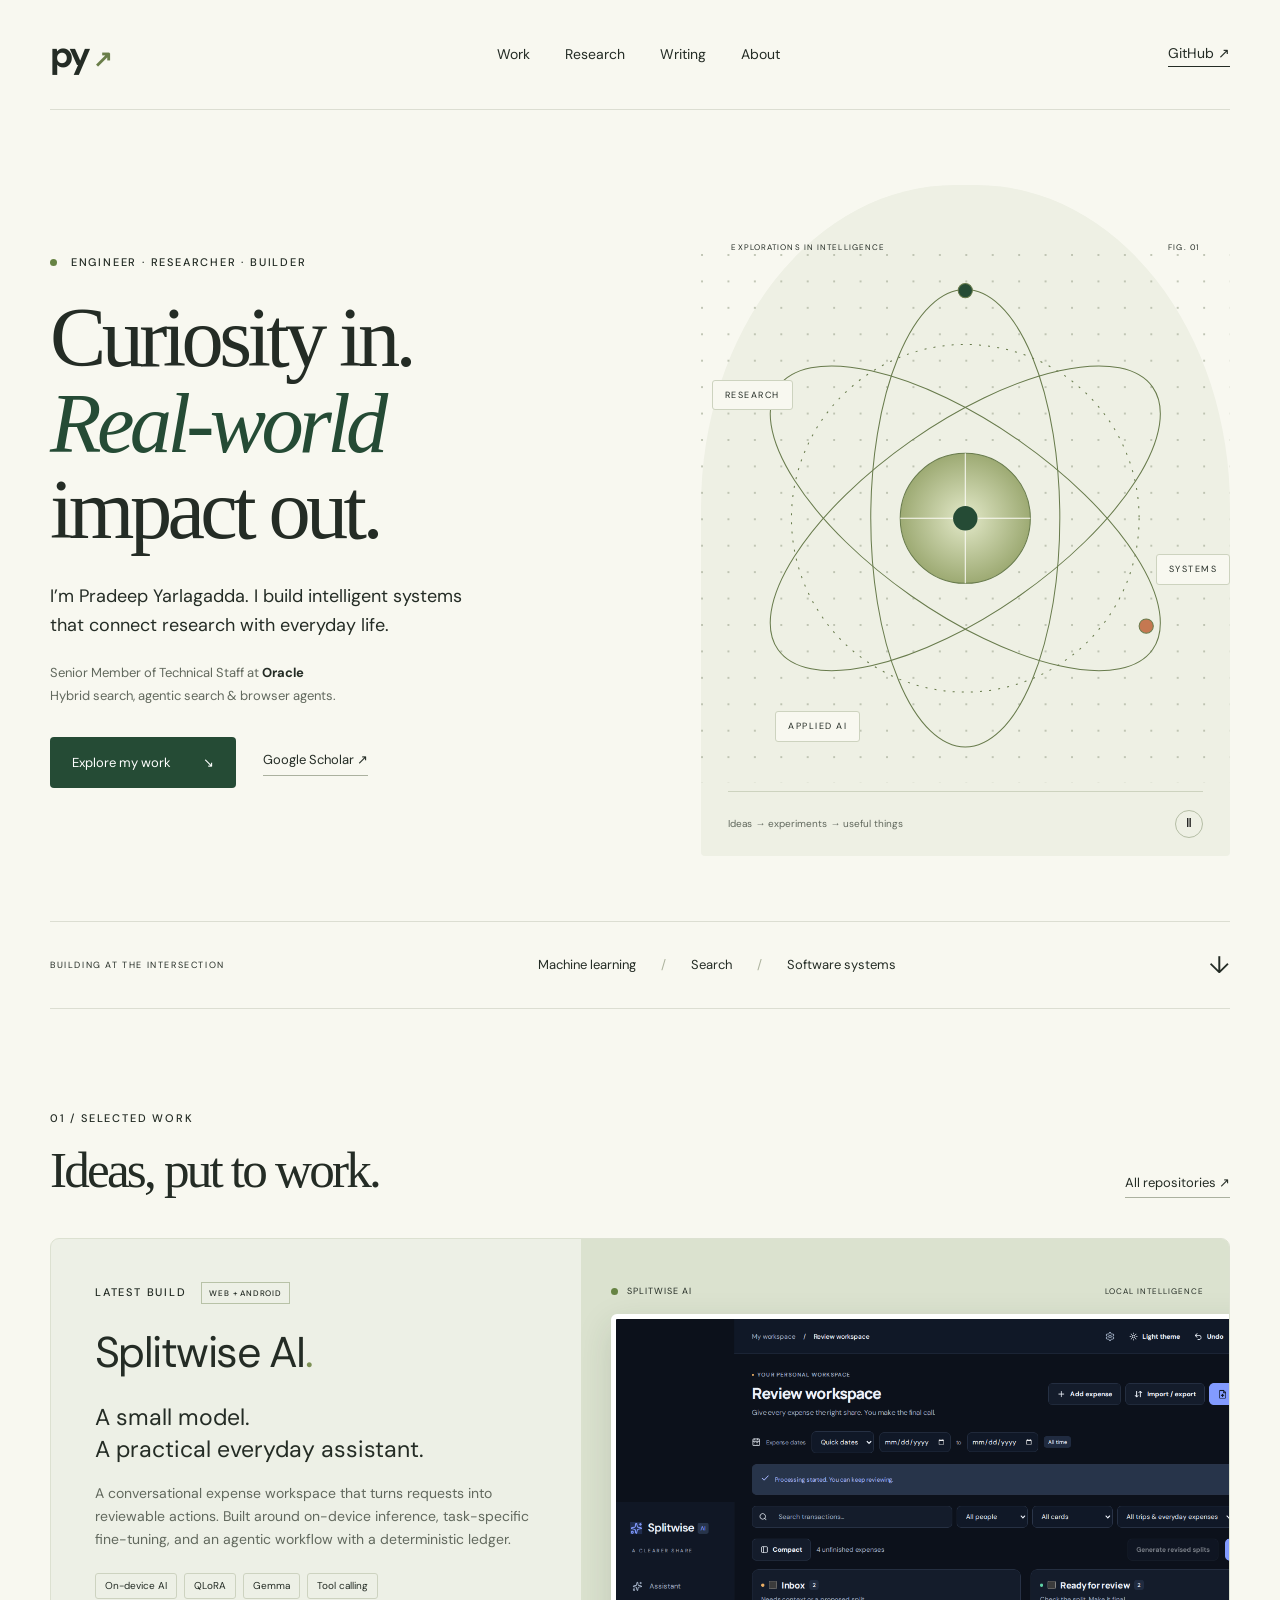
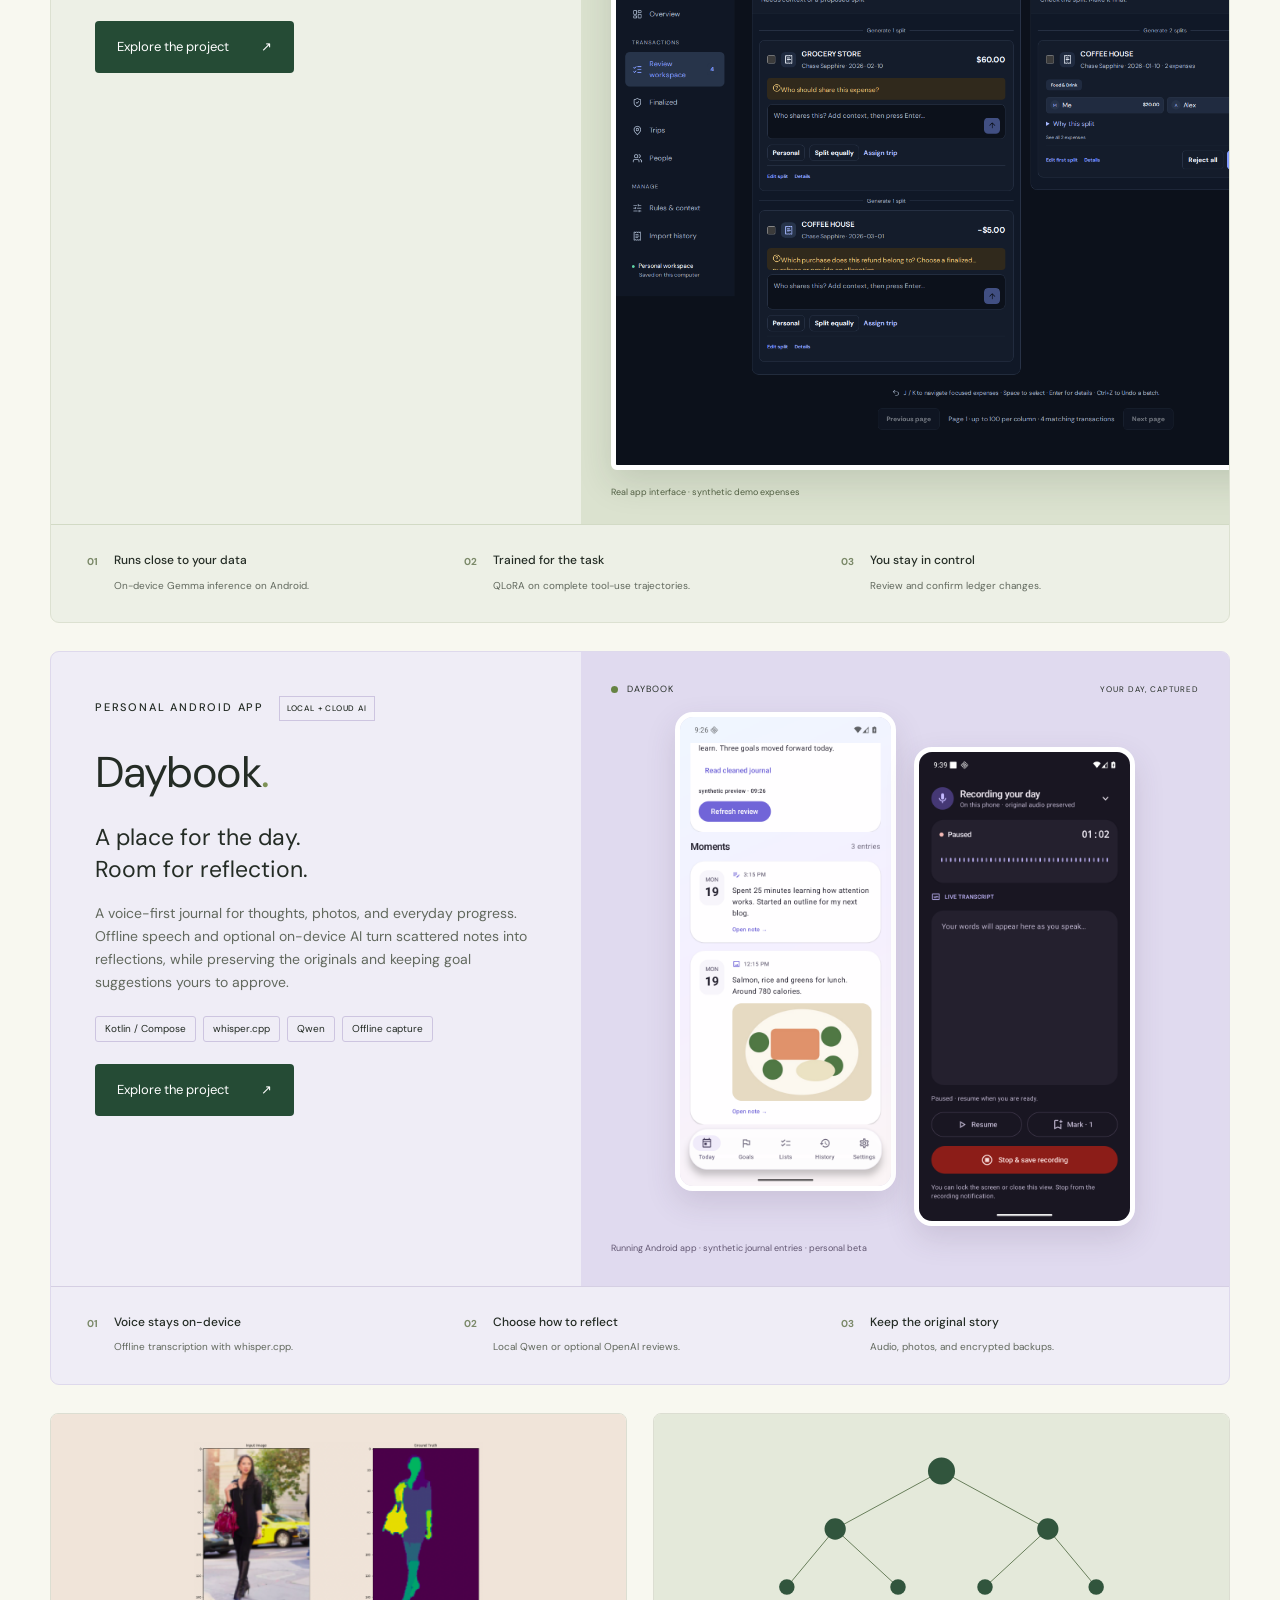
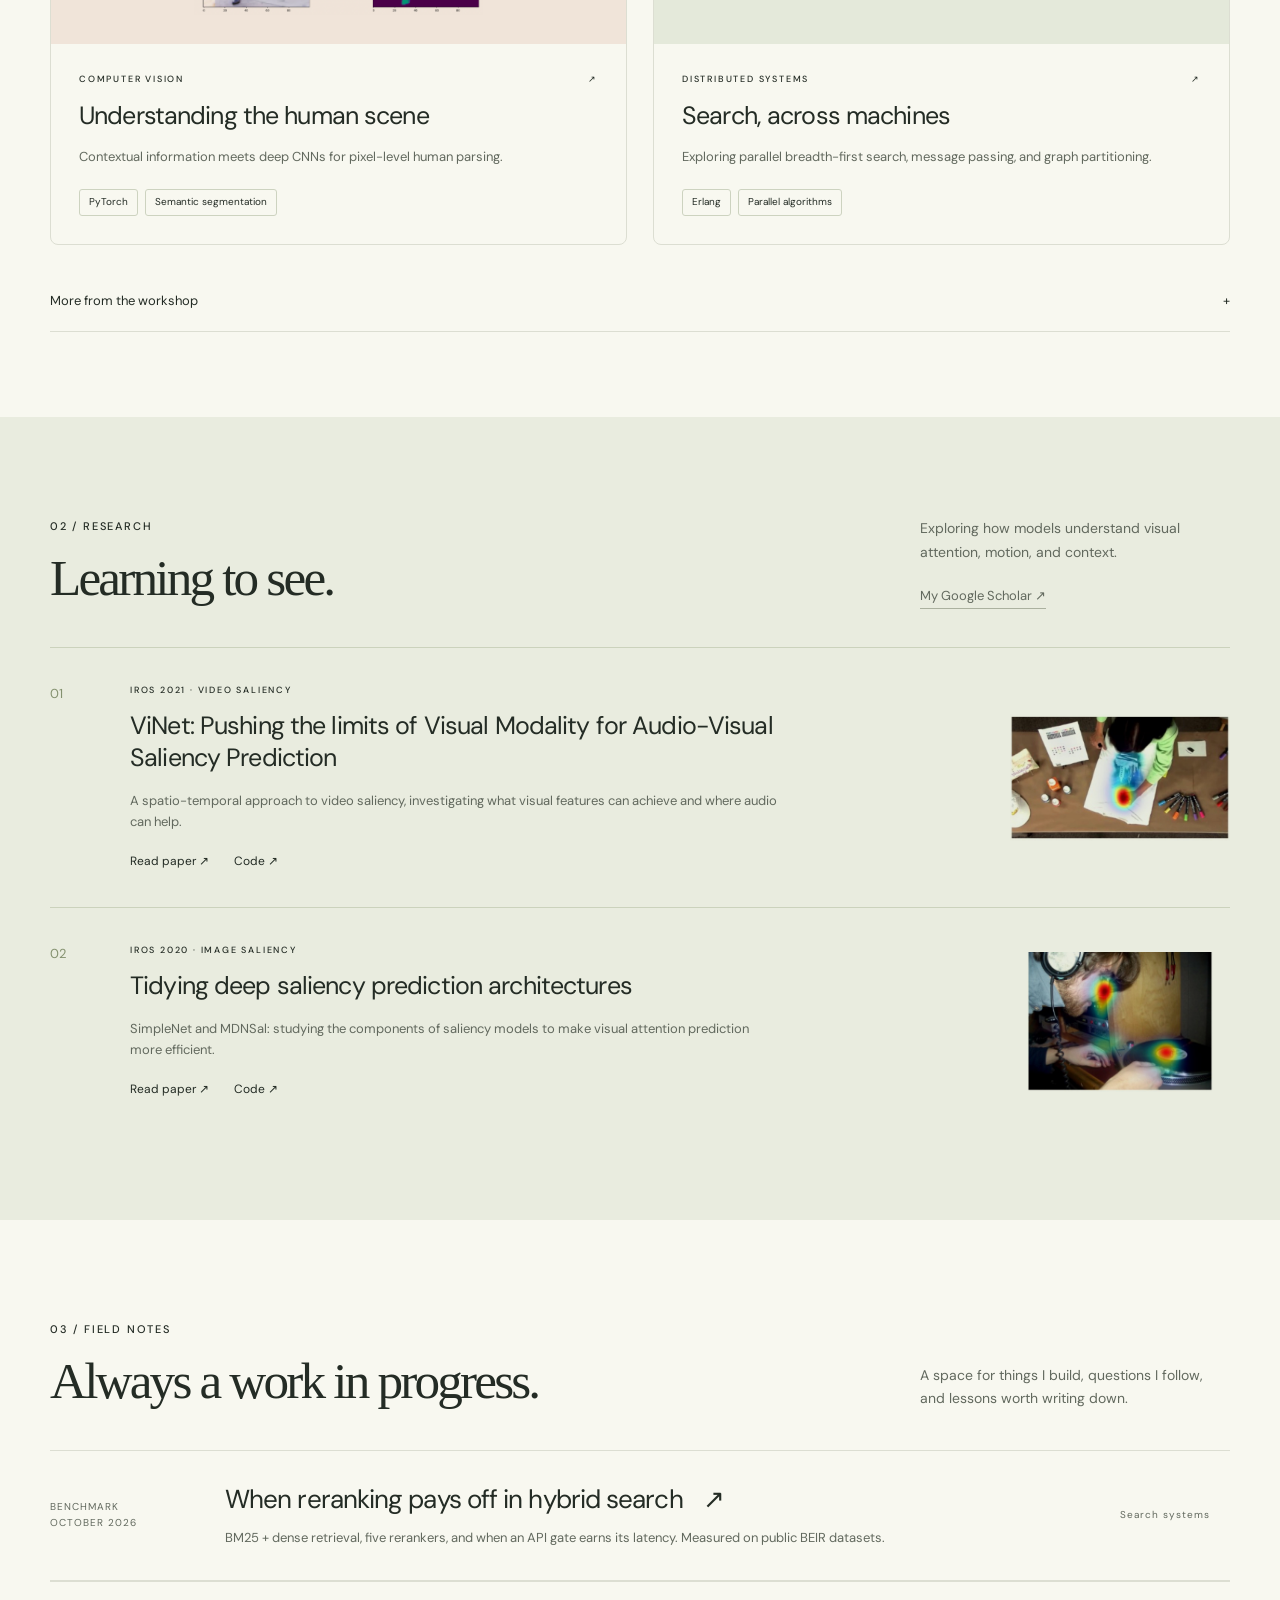
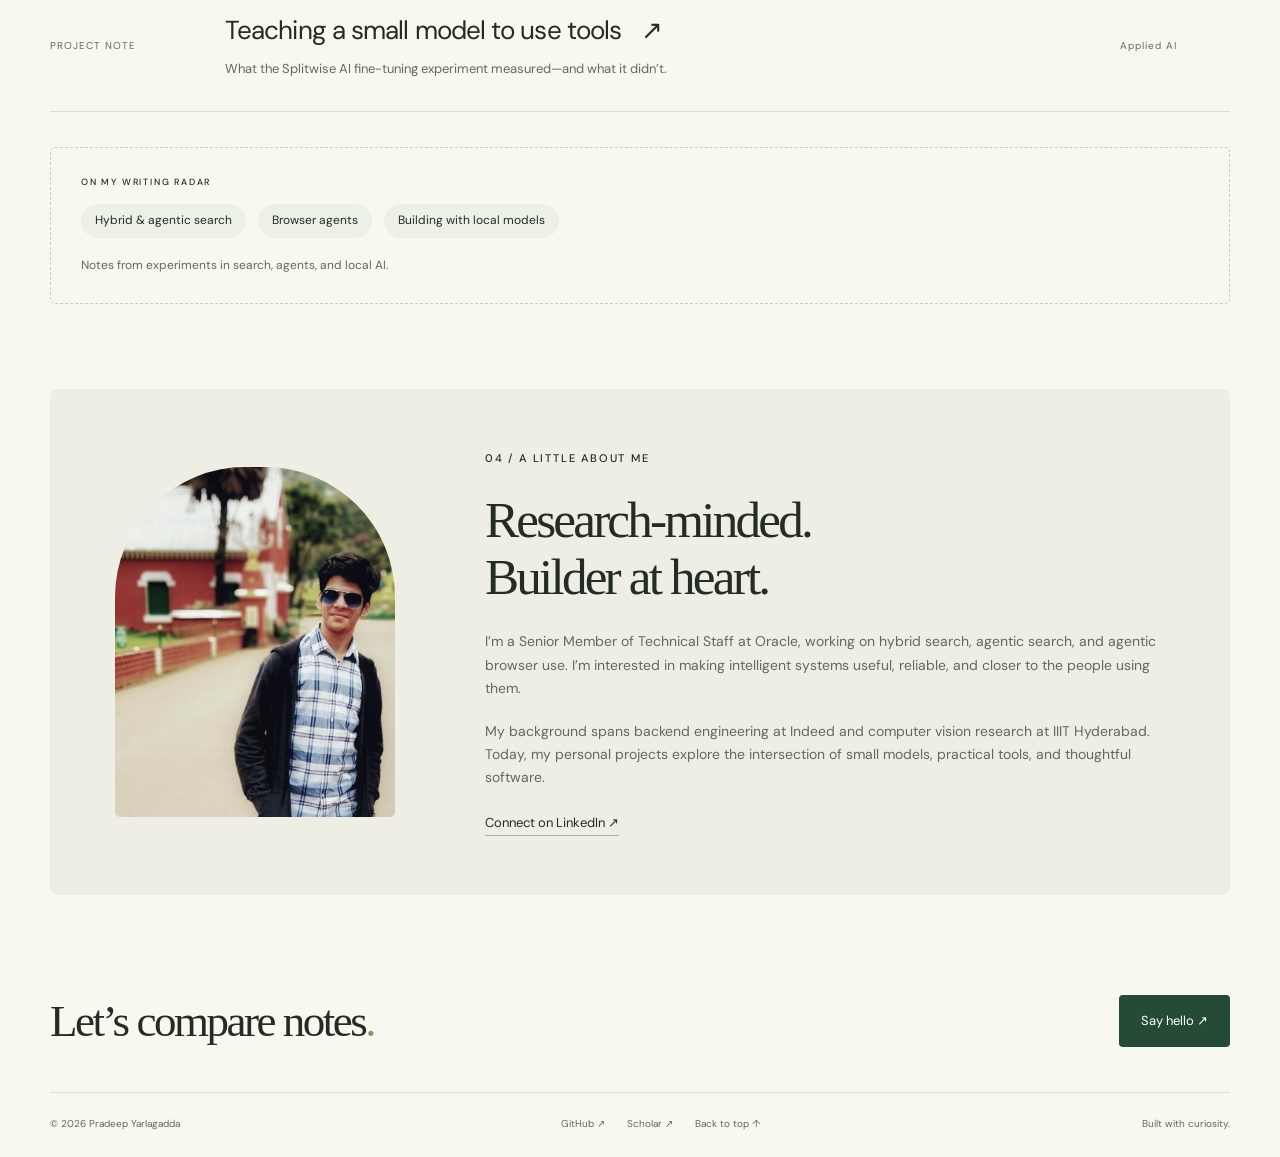
<file: index.html>
<!doctype html>
<html lang="en">
<head>
<meta charset="utf-8"><meta name="viewport" content="width=device-width,initial-scale=1">
<title>Pradeep Yarlagadda — Engineer & Researcher</title>
<meta name="description" content="Pradeep Yarlagadda, Senior Member of Technical Staff at Oracle. Building hybrid search, agentic search, browser agents, and on-device AI.">
<meta property="og:title" content="Pradeep Yarlagadda — Engineer & Researcher"><meta property="og:description" content="From research to real-world systems. Explore projects in on-device AI, search, and computer vision."><meta property="og:type" content="website"><meta property="og:url" content="https://agentcap.github.io/">
<link rel="icon" href="images/mark.svg" type="image/svg+xml"><link rel="stylesheet" href="stylesheet.css?v=hybrid-search-20261021"><script src="site.js" defer></script>
</head>
<body>
<a class="skip" href="#main">Skip to content</a>
<header class="header wrap"><a class="brand" href="./" aria-label="Pradeep Yarlagadda home">py<span>↗</span></a><nav aria-label="Main navigation"><a href="#work">Work</a><a href="#research">Research</a><a href="#writing">Writing</a><a href="#about">About</a></nav><a class="header-link" href="https://github.com/agentcap">GitHub ↗</a></header>
<main id="main">
<section class="hero wrap">
<div class="hero-copy"><p class="eyebrow"><span class="status-dot"></span> ENGINEER · RESEARCHER · BUILDER</p><h1>Curiosity in.<br><em>Real-world</em><br>impact out.</h1><p class="intro">I’m Pradeep Yarlagadda. I build intelligent systems that connect research with everyday life.</p><p class="role">Senior Member of Technical Staff at <strong>Oracle</strong><br>Hybrid search, agentic search & browser agents.</p><div class="hero-actions"><a class="button" href="#work">Explore my work <span>↘</span></a><a class="text-link" href="https://scholar.google.com/citations?user=VKaF0CQAAAAJ&amp;hl=en">Google Scholar ↗</a></div></div>
<div class="hero-art"><div class="art-caption">EXPLORATIONS IN INTELLIGENCE <span>FIG. 01</span></div><svg class="orbital" viewBox="0 0 520 520" aria-hidden="true"><defs><pattern id="grid" width="26" height="26" patternUnits="userSpaceOnUse"><circle cx="1" cy="1" r="1" fill="#b2b8a5"/></pattern><radialGradient id="orb"><stop stop-color="#e3e9c9"/><stop offset="1" stop-color="#9daa73"/></radialGradient></defs><rect width="520" height="520" fill="url(#grid)"/><g class="orbits" fill="none" stroke="#687b4c" stroke-width="1"><ellipse cx="260" cy="260" rx="225" ry="93" transform="rotate(-35 260 260)"/><ellipse cx="260" cy="260" rx="225" ry="93" transform="rotate(35 260 260)"/><ellipse cx="260" cy="260" rx="225" ry="93" transform="rotate(90 260 260)"/><circle cx="260" cy="260" r="171" stroke-dasharray="2 7"/><circle cx="260" cy="260" r="64" fill="url(#orb)"/><path d="M196 260h128M260 196v128" stroke="#fbfaf4"/><circle cx="78" cy="136" r="9" fill="#254b35"/><circle cx="438" cy="366" r="7" fill="#c57851"/><circle cx="260" cy="36" r="7" fill="#254b35"/></g><circle cx="260" cy="260" r="12" fill="#254b35"/></svg><span class="art-tag tag-one">RESEARCH</span><span class="art-tag tag-two">SYSTEMS</span><span class="art-tag tag-three">APPLIED AI</span><div class="art-bottom"><span>Ideas → experiments → useful things</span><button id="motion-toggle" type="button" aria-label="Pause animation">Ⅱ</button></div></div>
<div class="hero-bottom"><span>BUILDING AT THE INTERSECTION</span><p>Machine learning <i>/</i> Search <i>/</i> Software systems</p><a href="#work" aria-label="Scroll to selected work">↓</a></div>
</section>
<section id="work" class="section wrap"><div class="section-heading reveal"><div><p class="eyebrow">01 / SELECTED WORK</p><h2>Ideas, put to work.</h2></div><a class="text-link" href="https://github.com/agentcap?tab=repositories">All repositories ↗</a></div>
<article class="featured reveal"><div class="featured-copy"><p class="eyebrow">LATEST BUILD <span class="small-tag">WEB + ANDROID</span></p><h3>Splitwise AI<span class="accent">.</span></h3><p class="lead">A small model.<br>A practical everyday assistant.</p><p>A conversational expense workspace that turns requests into reviewable actions. Built around on-device inference, task-specific fine-tuning, and an agentic workflow with a deterministic ledger.</p><div class="tags"><span>On-device AI</span><span>QLoRA</span><span>Gemma</span><span>Tool calling</span></div><a class="button" href="projects/splitwise-ai.html">Explore the project <span>↗</span></a></div><div class="project-preview"><div class="preview-top"><span class="status-dot"></span> SPLITWISE AI <span>LOCAL INTELLIGENCE</span></div><img src="images/splitwise-web.png" alt="Splitwise AI expense review workspace with proposed splits" width="1440" height="1000" loading="lazy"><p>Real app interface · synthetic demo expenses</p></div><div class="feature-facts"><div><b>01</b><p><strong>Runs close to your data</strong><span>On-device Gemma inference on Android.</span></p></div><div><b>02</b><p><strong>Trained for the task</strong><span>QLoRA on complete tool-use trajectories.</span></p></div><div><b>03</b><p><strong>You stay in control</strong><span>Review and confirm ledger changes.</span></p></div></div></article>
<article id="daybook" class="featured daybook-feature reveal">
<div class="featured-copy"><p class="eyebrow">PERSONAL ANDROID APP <span class="small-tag">LOCAL + CLOUD AI</span></p><h3>Daybook<span class="accent">.</span></h3><p class="lead">A place for the day.<br>Room for reflection.</p><p>A voice-first journal for thoughts, photos, and everyday progress. Offline speech and optional on-device AI turn scattered notes into reflections, while preserving the originals and keeping goal suggestions yours to approve.</p><div class="tags"><span>Kotlin / Compose</span><span>whisper.cpp</span><span>Qwen</span><span>Offline capture</span></div><a class="button" href="projects/daybook.html">Explore the project <span>↗</span></a></div>
<div class="project-preview daybook-preview"><div class="preview-top"><span class="status-dot"></span> DAYBOOK <span>YOUR DAY, CAPTURED</span></div><div class="daybook-phones"><img src="images/daybook-journal.png" alt="Daybook photo journal with original notes and a sample meal illustration" width="1080" height="2400" loading="lazy"><img src="images/daybook-recording.png" alt="Daybook paused recording screen with audio bookmark and resume controls" width="1080" height="2400" loading="lazy"></div><p>Running Android app · synthetic journal entries · personal beta</p></div>
<div class="feature-facts"><div><b>01</b><p><strong>Voice stays on-device</strong><span>Offline transcription with whisper.cpp.</span></p></div><div><b>02</b><p><strong>Choose how to reflect</strong><span>Local Qwen or optional OpenAI reviews.</span></p></div><div><b>03</b><p><strong>Keep the original story</strong><span>Audio, photos, and encrypted backups.</span></p></div></div>
</article>
<div class="project-grid"><a class="project-card reveal" href="https://github.com/agentcap/CoCNN"><div class="card-art coral"><img src="images/CoCNN.png" alt="Human parsing architecture" loading="lazy"></div><div class="card-body"><p class="eyebrow">COMPUTER VISION <span>↗</span></p><h3>Understanding the human scene</h3><p>Contextual information meets deep CNNs for pixel-level human parsing.</p><div class="tags"><span>PyTorch</span><span>Semantic segmentation</span></div></div></a><a class="project-card reveal" href="https://github.com/agentcap/BFS-erlang"><div class="card-art sage"><svg viewBox="0 0 400 180" aria-hidden="true"><g stroke="#647b57" fill="none"><path d="M200 30 90 90 40 150M90 90l65 60M200 30l110 60-65 60M310 90l50 60"/></g><g fill="#31553d"><circle cx="200" cy="30" r="14"/><circle cx="90" cy="90" r="11"/><circle cx="310" cy="90" r="11"/><circle cx="40" cy="150" r="8"/><circle cx="155" cy="150" r="8"/><circle cx="245" cy="150" r="8"/><circle cx="360" cy="150" r="8"/></g></svg></div><div class="card-body"><p class="eyebrow">DISTRIBUTED SYSTEMS <span>↗</span></p><h3>Search, across machines</h3><p>Exploring parallel breadth-first search, message passing, and graph partitioning.</p><div class="tags"><span>Erlang</span><span>Parallel algorithms</span></div></div></a></div>
<details class="more-projects"><summary>More from the workshop <span>+</span></summary><div class="archive-grid"><a href="https://github.com/agentcap/Ultimate-Tic-Tac-Toe/">Ultimate tic-tac-toe <span>Minimax & alpha-beta search ↗</span></a><a href="https://github.com/agentcap/HTTP-Proxy-Server">HTTP proxy server <span>Concurrency & LRU caching ↗</span></a><a href="https://github.com/agentcap/Tunnel-Rush">Tunnel Rush <span>Interactive computer graphics ↗</span></a><a href="https://github.com/agentcap/3D-Game-Legend-of-Zelda">3D game experiments <span>OpenGL & game mechanics ↗</span></a><a href="https://github.com/agentcap/2D-Game-Pac-Man-Killer">Pac-Man Killer <span>2D graphics & physics ↗</span></a></div></details>
</section>
<section id="research" class="research-band"><div class="wrap section"><div class="section-heading reveal"><div><p class="eyebrow">02 / RESEARCH</p><h2>Learning to see.</h2></div><div class="section-aside"><p>Exploring how models understand visual attention, motion, and context.</p><a class="text-link" href="https://scholar.google.com/citations?user=VKaF0CQAAAAJ&amp;hl=en">My Google Scholar ↗</a></div></div><article class="paper reveal"><span class="paper-number">01</span><div><p class="eyebrow">IROS 2021 · VIDEO SALIENCY</p><h3>ViNet: Pushing the limits of Visual Modality for Audio-Visual Saliency Prediction</h3><p>A spatio-temporal approach to video saliency, investigating what visual features can achieve and where audio can help.</p><div class="paper-links"><a href="https://arxiv.org/abs/2012.06170">Read paper ↗</a><a href="https://github.com/agentcap/ViNet">Code ↗</a></div></div><img src="images/vsaliency.jpg" alt="Video saliency research visualization" loading="lazy"></article><article class="paper reveal"><span class="paper-number">02</span><div><p class="eyebrow">IROS 2020 · IMAGE SALIENCY</p><h3>Tidying deep saliency prediction architectures</h3><p>SimpleNet and MDNSal: studying the components of saliency models to make visual attention prediction more efficient.</p><div class="paper-links"><a href="https://ieeexplore.ieee.org/abstract/document/9341574">Read paper ↗</a><a href="https://github.com/agentcap/saliency">Code ↗</a></div></div><img src="images/saliency.jpg" alt="Image saliency research visualization" loading="lazy"></article></div></section>
<section id="writing" class="section wrap"><div class="section-heading reveal"><div><p class="eyebrow">03 / FIELD NOTES</p><h2>Always a work in progress.</h2></div><p class="section-aside">A space for things I build, questions I follow, and lessons worth writing down.</p></div><a class="note-row reveal" href="writing/hybrid-search-reranking.html"><span class="note-type">BENCHMARK<br>OCTOBER 2026</span><div><h3>When reranking pays off in hybrid search <span>↗</span></h3><p>BM25 + dense retrieval, five rerankers, and when an API gate earns its latency. Measured on public BEIR datasets.</p></div><span class="note-topic">Search systems</span></a><a class="note-row reveal" href="projects/splitwise-ai.html#experiment"><span class="note-type">PROJECT NOTE</span><div><h3>Teaching a small model to use tools <span>↗</span></h3><p>What the Splitwise AI fine-tuning experiment measured—and what it didn’t.</p></div><span class="note-topic">Applied AI</span></a><div class="up-next"><p class="eyebrow">ON MY WRITING RADAR</p><div><span>Hybrid & agentic search</span><span>Browser agents</span><span>Building with local models</span></div><p>Notes from experiments in search, agents, and local AI.</p></div></section>
<section id="about" class="about wrap reveal"><div class="portrait"><img src="images/pradeep.jpeg" alt="Pradeep Yarlagadda" loading="lazy"></div><div><p class="eyebrow">04 / A LITTLE ABOUT ME</p><h2>Research-minded.<br>Builder at heart.</h2><p>I’m a Senior Member of Technical Staff at Oracle, working on hybrid search, agentic search, and agentic browser use. I’m interested in making intelligent systems useful, reliable, and closer to the people using them.</p><p>My background spans backend engineering at Indeed and computer vision research at IIIT Hyderabad. Today, my personal projects explore the intersection of small models, practical tools, and thoughtful software.</p><a class="text-link" href="https://www.linkedin.com/in/pradeep-yarlagadda-b043156b/">Connect on LinkedIn ↗</a></div></section>
<footer class="wrap"><div class="footer-top"><h2>Let’s compare notes<span>.</span></h2><a class="button" href="https://www.linkedin.com/in/pradeep-yarlagadda-b043156b/">Say hello ↗</a></div><div class="footer-bottom"><span>© <span id="year">2026</span> Pradeep Yarlagadda</span><div><a href="https://github.com/agentcap">GitHub ↗</a><a href="https://scholar.google.com/citations?user=VKaF0CQAAAAJ&amp;hl=en">Scholar ↗</a><a href="#">Back to top ↑</a></div><span>Built with curiosity.</span></div></footer>
</main></body></html>
</file>
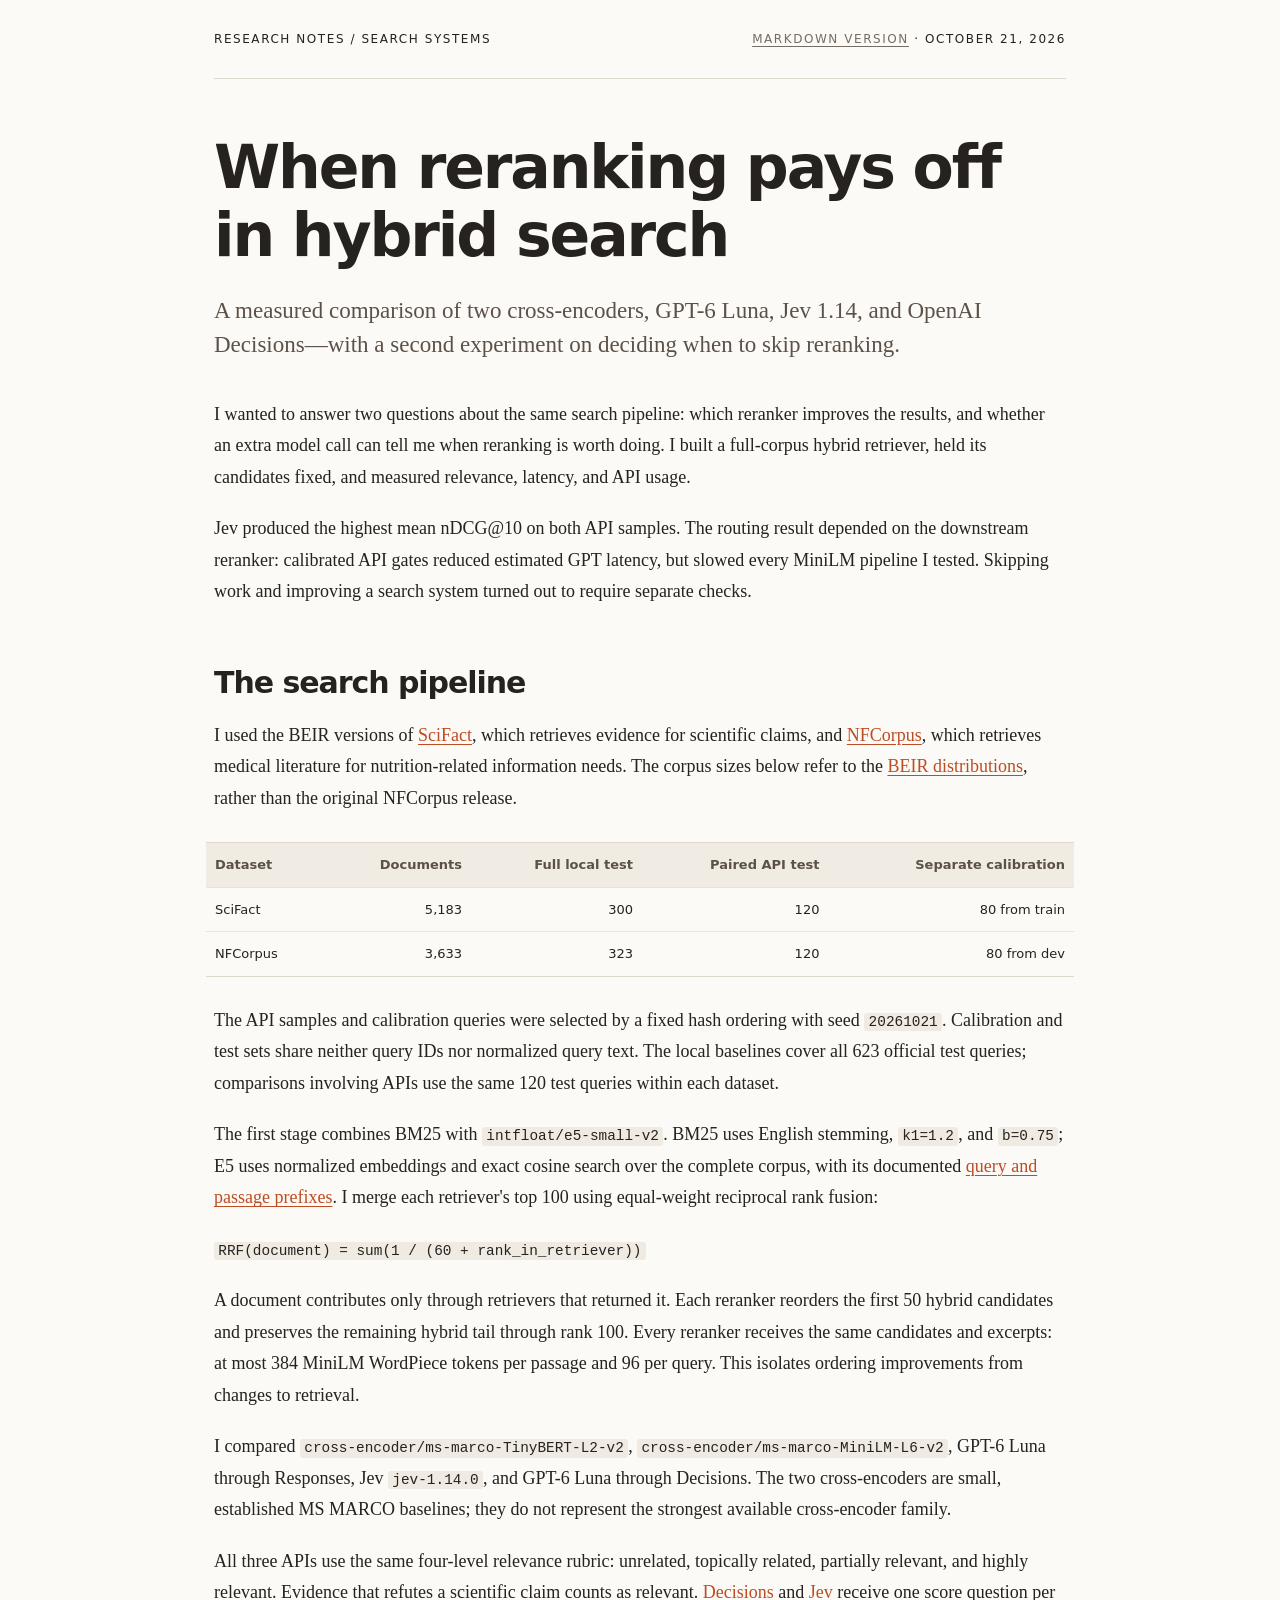
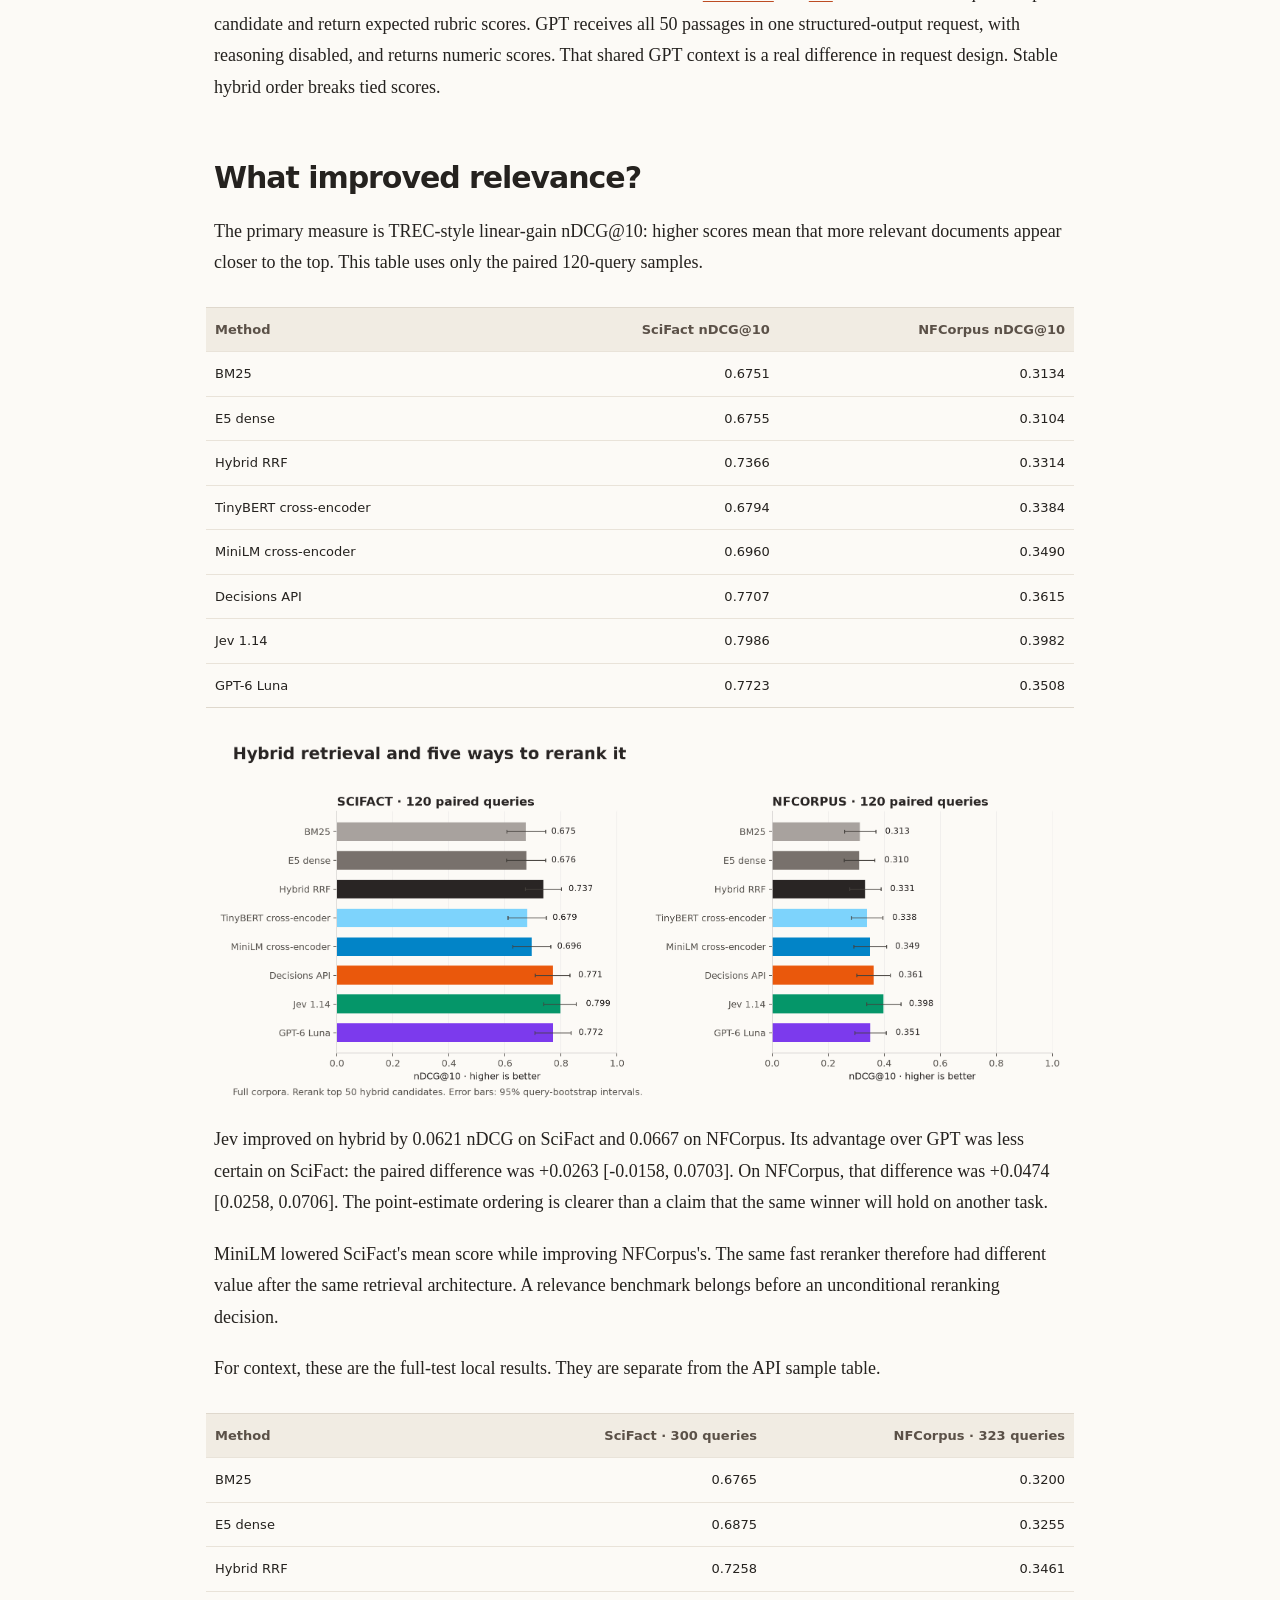
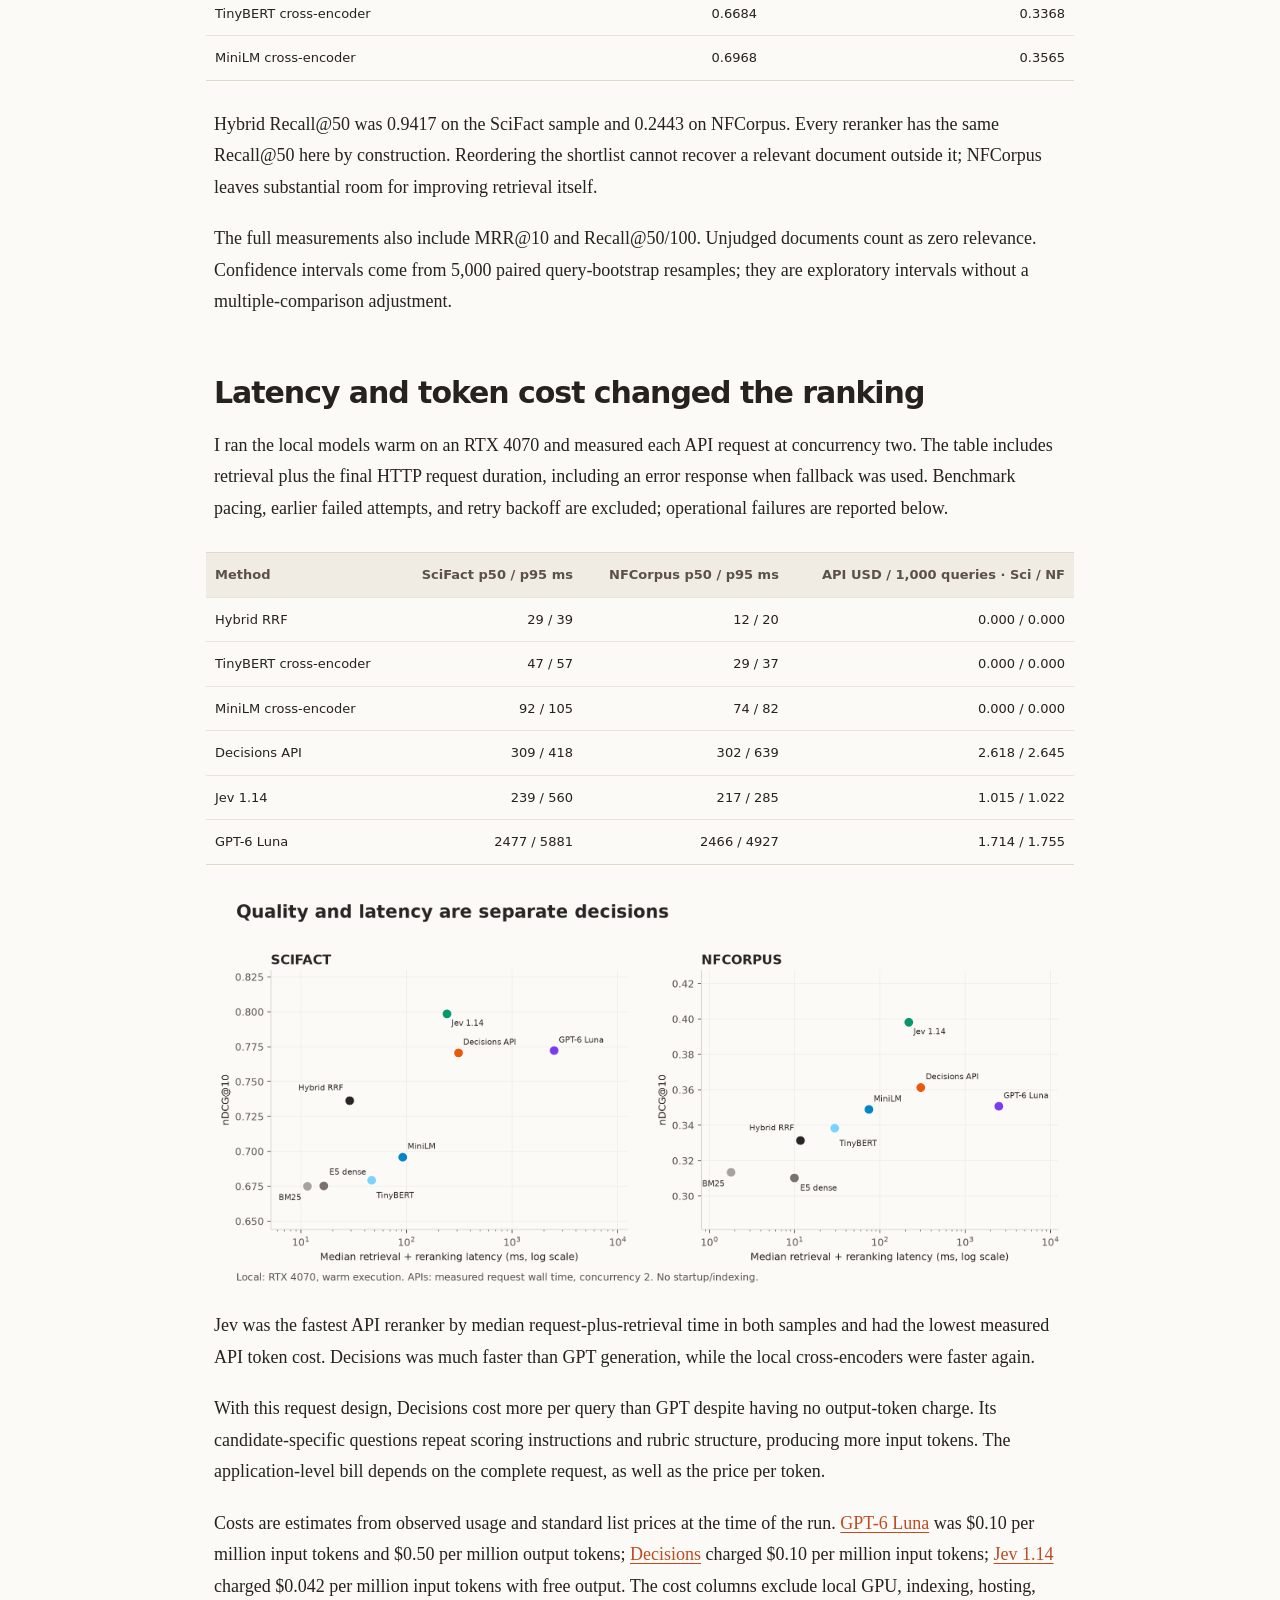
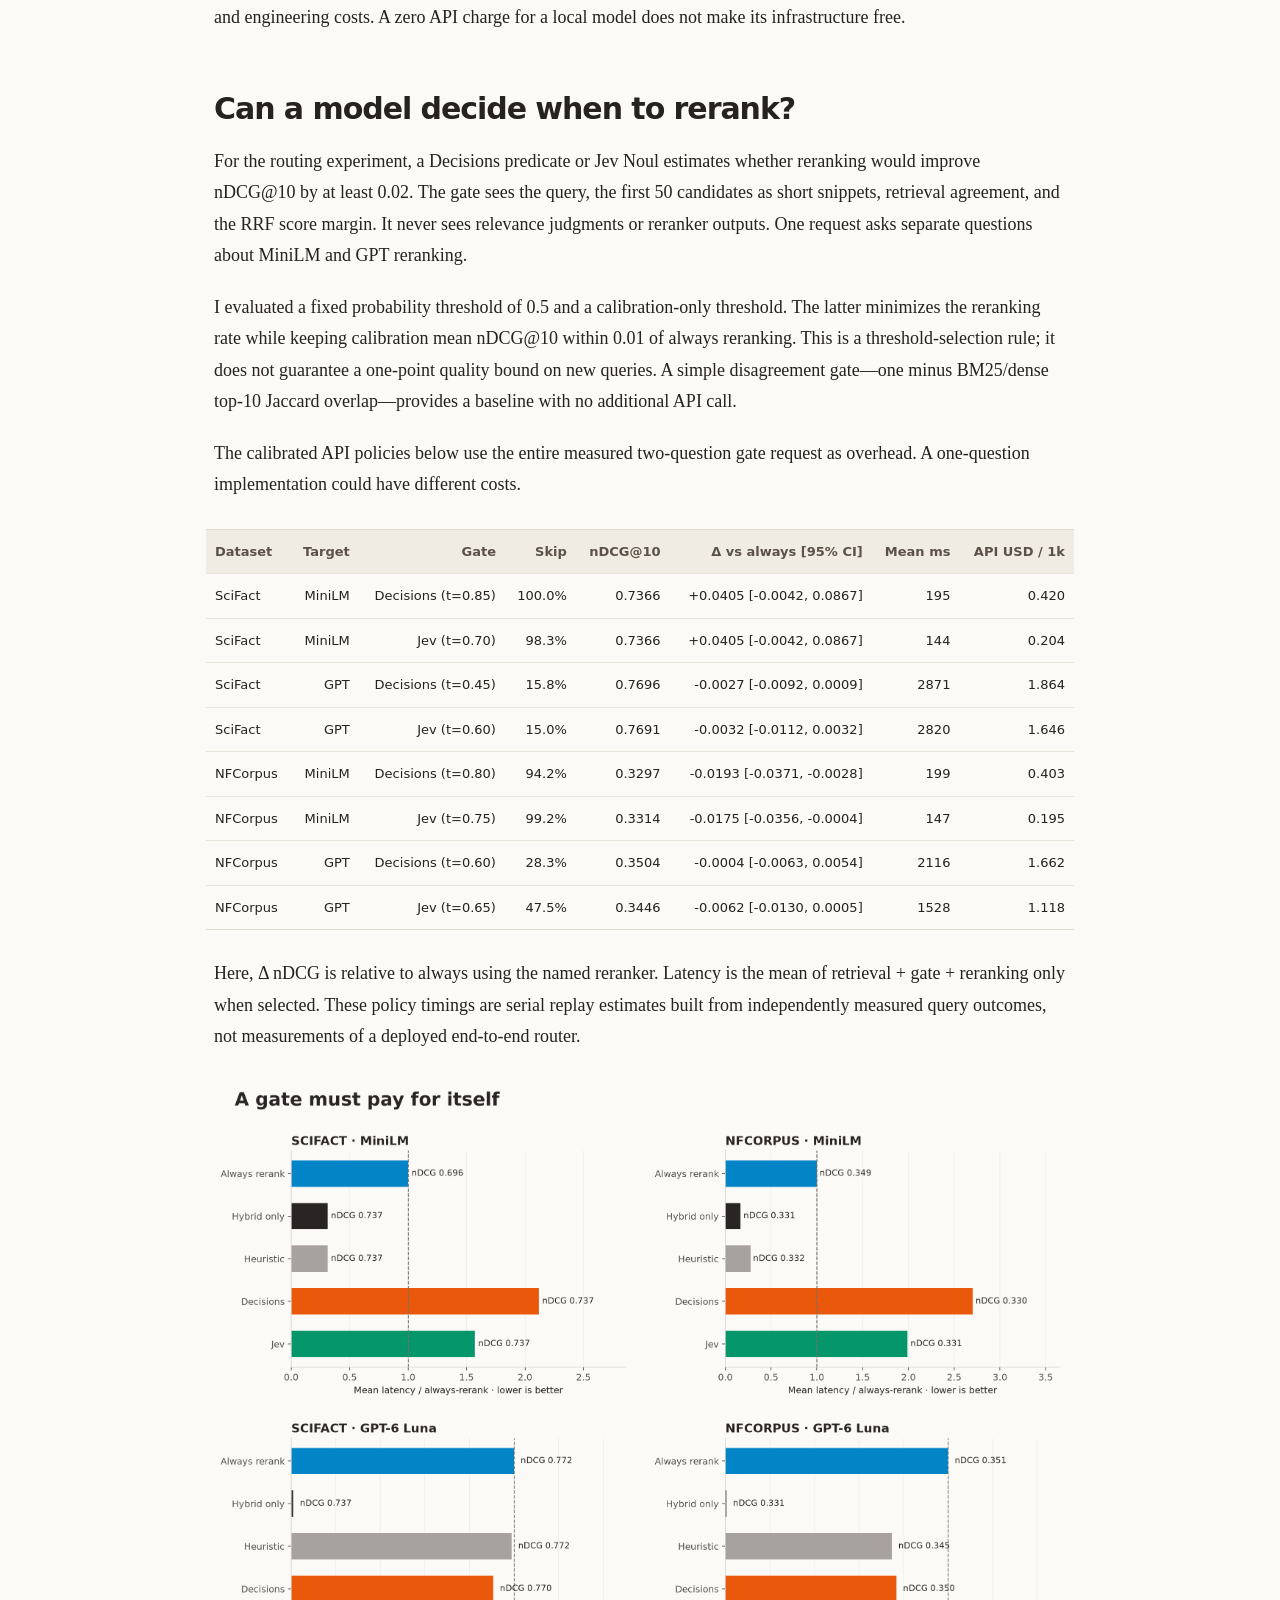
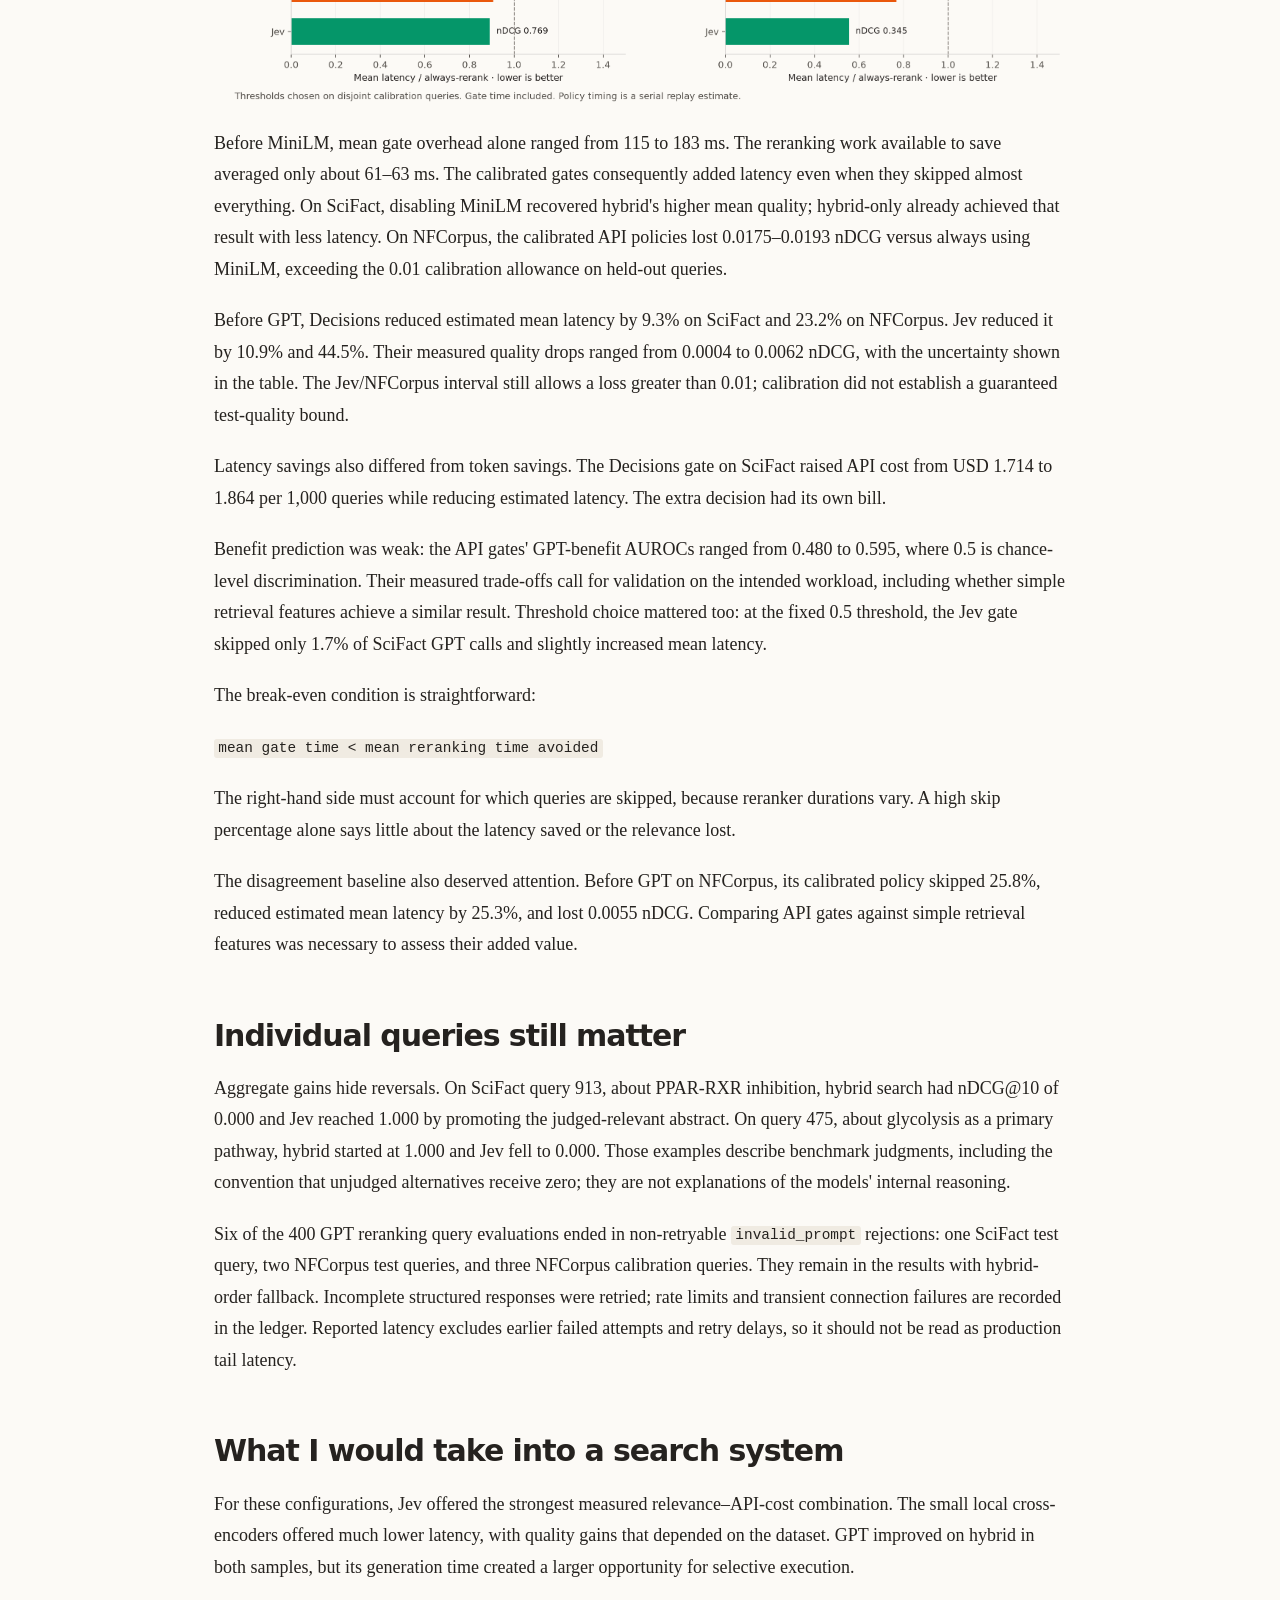
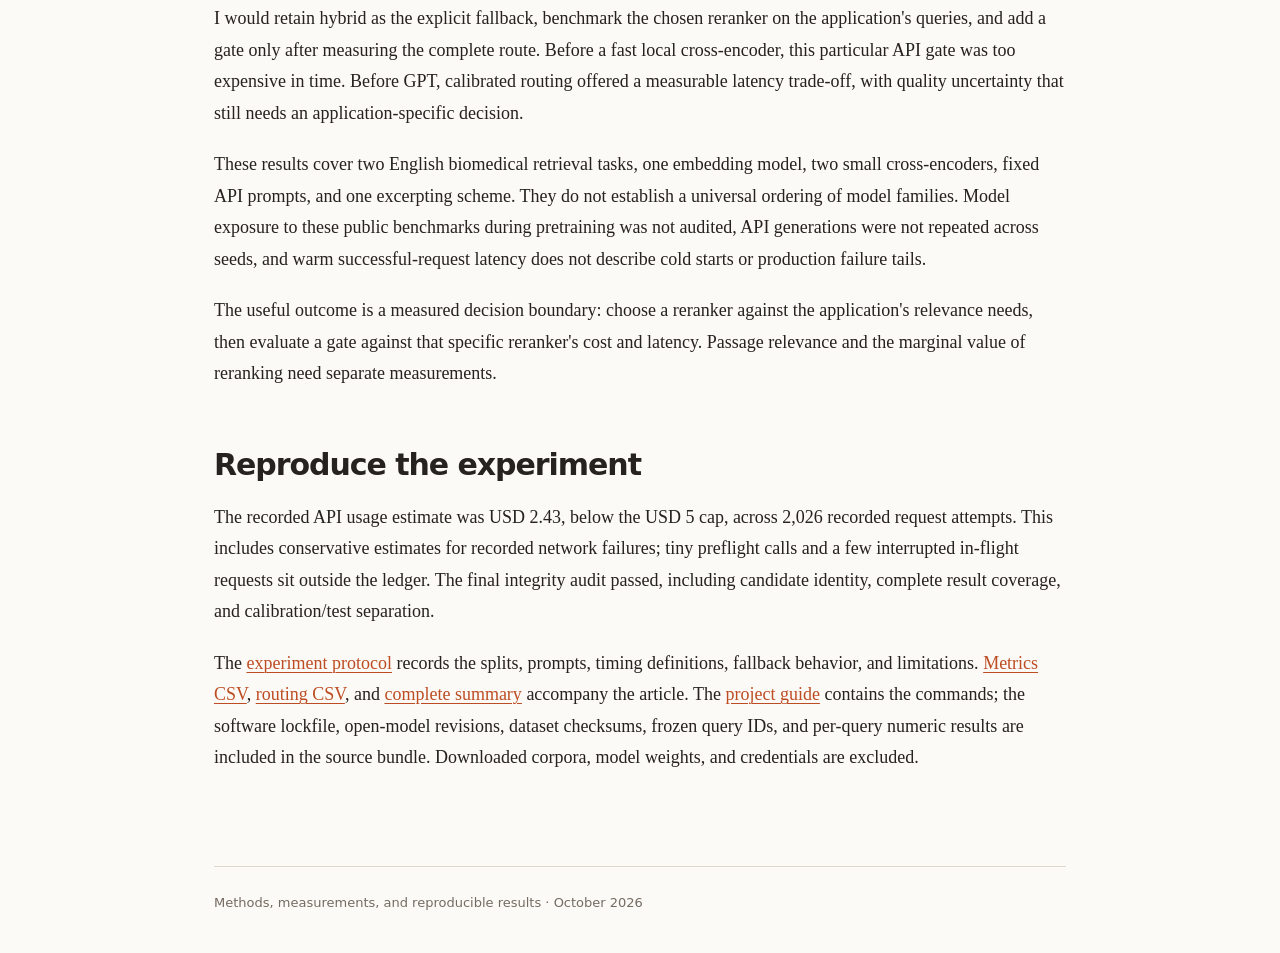
<file: experiments/hybrid-search/blog/index.html>
<!doctype html><html lang='en'><head><meta charset='utf-8'><meta name='viewport' content='width=device-width,initial-scale=1'><title>When reranking pays off in hybrid search</title><meta name='description' content='A measured BEIR comparison of hybrid search, cross-encoders, GPT-6 Luna, Jev, Decisions API, and selective reranking.'><style>
:root{color-scheme:light;--paper:#fcfaf6;--ink:#25221f;--muted:#746b62;--line:#dfd8cd;--accent:#bd4c23}
*{box-sizing:border-box}html{scroll-behavior:smooth}body{margin:0;background:var(--paper);color:var(--ink);font:18px/1.75 Georgia,'Times New Roman',serif}
.shell{max-width:940px;margin:auto;padding:0 44px}header{font:12px/1.5 system-ui,sans-serif;letter-spacing:.13em;text-transform:uppercase;padding:30px 0;border-bottom:1px solid var(--line)}
header .right{float:right}a{color:var(--accent);text-decoration-thickness:1px;text-underline-offset:3px}header a{color:var(--muted)}
article{padding:54px 0 72px}h1,h2,h3{font-family:system-ui,sans-serif;letter-spacing:-.035em;line-height:1.14}h1{font-size:clamp(36px,5vw,60px);font-weight:750;margin:0 0 24px}h2{font-size:30px;margin:58px 0 20px}h3{font-size:23px;margin:35px 0 16px}
article>p:first-of-type{font-size:23px;line-height:1.5;color:#5b5148;margin-bottom:36px}p{margin:20px 0}strong{font-weight:700}img{display:block;width:100%;height:auto;margin:32px auto 12px}
.table-wrap{overflow-x:auto;margin:28px -8px;border-top:1px solid var(--line);border-bottom:1px solid var(--line)}
table{width:100%;border-collapse:collapse;font:13px/1.5 system-ui,sans-serif;font-variant-numeric:tabular-nums}th{text-align:left;font-weight:650;color:#5b5148;white-space:nowrap}td,th{padding:12px 9px;border-bottom:1px solid #e9e3d9}tr:last-child td{border:0}thead{background:#f1ece3}td:not(:first-child){white-space:nowrap}
blockquote{border-left:3px solid var(--accent);padding:1px 24px;margin:28px 0;color:#5b5148;background:#f5efe5}
code{font: .8em ui-monospace,Consolas,monospace;background:#f0ebe2;padding:.1em .3em;border-radius:3px}pre{overflow:auto;padding:22px;background:#2b2723;color:#f4ece0;line-height:1.6;border-radius:6px}pre code{background:none;padding:0}li{margin:8px 0}hr{border:0;border-top:1px solid var(--line);margin:44px 0}
footer{font:13px/1.6 system-ui,sans-serif;border-top:1px solid var(--line);padding:26px 0 40px;color:var(--muted)}.skip{position:absolute;left:-10000px}.skip:focus{left:20px;top:10px;background:white;padding:10px}
@media(max-width:640px){.shell{padding:0 22px}header .right{float:none;display:block;margin-top:10px}article{padding-top:32px}body{font-size:17px}h2{font-size:26px;margin-top:42px}article>p:first-of-type{font-size:21px}td,th{padding:10px 8px}blockquote{padding-left:16px}}
@media print{body{font-size:11pt}header .right{display:none}article{padding:20px 0}h1{font-size:30pt}h2{break-after:avoid}img,table{break-inside:avoid}.shell{max-width:none;padding:0}a{color:inherit}}
</style></head><body><a class='skip' href='#article'>Skip to article</a><div class='shell'><header>Research notes / Search systems<span class='right'><a href='hybrid-search-reranking.md'>Markdown version</a> · October 21, 2026</span></header><main><article id='article'><h1>When reranking pays off in hybrid search</h1>
<p>A measured comparison of two cross-encoders, GPT-6 Luna, Jev 1.14, and OpenAI Decisions—with a second experiment on deciding when to skip reranking.</p>
<p>I wanted to answer two questions about the same search pipeline: which reranker improves the results, and whether an extra model call can tell me when reranking is worth doing. I built a full-corpus hybrid retriever, held its candidates fixed, and measured relevance, latency, and API usage.</p>
<p>Jev produced the highest mean nDCG@10 on both API samples. The routing result depended on the downstream reranker: calibrated API gates reduced estimated GPT latency, but slowed every MiniLM pipeline I tested. Skipping work and improving a search system turned out to require separate checks.</p>
<h2 tabindex='-1'>The search pipeline</h2>
<p>I used the BEIR versions of <a href="https://github.com/allenai/scifact">SciFact</a>, which retrieves evidence for scientific claims, and <a href="https://www.cl.uni-heidelberg.de/statnlpgroup/nfcorpus/">NFCorpus</a>, which retrieves medical literature for nutrition-related information needs. The corpus sizes below refer to the <a href="https://github.com/beir-cellar/beir">BEIR distributions</a>, rather than the original NFCorpus release.</p>
<div class="table-wrap"><table>
<thead>
<tr>
<th>Dataset</th>
<th style="text-align:right">Documents</th>
<th style="text-align:right">Full local test</th>
<th style="text-align:right">Paired API test</th>
<th style="text-align:right">Separate calibration</th>
</tr>
</thead>
<tbody>
<tr>
<td>SciFact</td>
<td style="text-align:right">5,183</td>
<td style="text-align:right">300</td>
<td style="text-align:right">120</td>
<td style="text-align:right">80 from train</td>
</tr>
<tr>
<td>NFCorpus</td>
<td style="text-align:right">3,633</td>
<td style="text-align:right">323</td>
<td style="text-align:right">120</td>
<td style="text-align:right">80 from dev</td>
</tr>
</tbody>
</table></div>
<p>The API samples and calibration queries were selected by a fixed hash ordering with seed <code>20261021</code>. Calibration and test sets share neither query IDs nor normalized query text. The local baselines cover all 623 official test queries; comparisons involving APIs use the same 120 test queries within each dataset.</p>
<p>The first stage combines BM25 with <code>intfloat/e5-small-v2</code>. BM25 uses English stemming, <code>k1=1.2</code>, and <code>b=0.75</code>; E5 uses normalized embeddings and exact cosine search over the complete corpus, with its documented <a href="https://huggingface.co/intfloat/e5-small-v2">query and passage prefixes</a>. I merge each retriever's top 100 using equal-weight reciprocal rank fusion:</p>
<p><code>RRF(document) = sum(1 / (60 + rank_in_retriever))</code></p>
<p>A document contributes only through retrievers that returned it. Each reranker reorders the first 50 hybrid candidates and preserves the remaining hybrid tail through rank 100. Every reranker receives the same candidates and excerpts: at most 384 MiniLM WordPiece tokens per passage and 96 per query. This isolates ordering improvements from changes to retrieval.</p>
<p>I compared <code>cross-encoder/ms-marco-TinyBERT-L2-v2</code>, <code>cross-encoder/ms-marco-MiniLM-L6-v2</code>, GPT-6 Luna through Responses, Jev <code>jev-1.14.0</code>, and GPT-6 Luna through Decisions. The two cross-encoders are small, established MS MARCO baselines; they do not represent the strongest available cross-encoder family.</p>
<p>All three APIs use the same four-level relevance rubric: unrelated, topically related, partially relevant, and highly relevant. Evidence that refutes a scientific claim counts as relevant. <a href="https://developers.openai.com/api/docs/guides/decisions">Decisions</a> and <a href="https://docs.typesafe.ai/api/system-one">Jev</a> receive one score question per candidate and return expected rubric scores. GPT receives all 50 passages in one structured-output request, with reasoning disabled, and returns numeric scores. That shared GPT context is a real difference in request design. Stable hybrid order breaks tied scores.</p>
<h2 tabindex='-1'>What improved relevance?</h2>
<p>The primary measure is TREC-style linear-gain nDCG@10: higher scores mean that more relevant documents appear closer to the top. This table uses only the paired 120-query samples.</p>
<div class="table-wrap"><table>
<thead>
<tr>
<th>Method</th>
<th style="text-align:right">SciFact nDCG@10</th>
<th style="text-align:right">NFCorpus nDCG@10</th>
</tr>
</thead>
<tbody>
<tr>
<td>BM25</td>
<td style="text-align:right">0.6751</td>
<td style="text-align:right">0.3134</td>
</tr>
<tr>
<td>E5 dense</td>
<td style="text-align:right">0.6755</td>
<td style="text-align:right">0.3104</td>
</tr>
<tr>
<td>Hybrid RRF</td>
<td style="text-align:right">0.7366</td>
<td style="text-align:right">0.3314</td>
</tr>
<tr>
<td>TinyBERT cross-encoder</td>
<td style="text-align:right">0.6794</td>
<td style="text-align:right">0.3384</td>
</tr>
<tr>
<td>MiniLM cross-encoder</td>
<td style="text-align:right">0.6960</td>
<td style="text-align:right">0.3490</td>
</tr>
<tr>
<td>Decisions API</td>
<td style="text-align:right">0.7707</td>
<td style="text-align:right">0.3615</td>
</tr>
<tr>
<td>Jev 1.14</td>
<td style="text-align:right">0.7986</td>
<td style="text-align:right">0.3982</td>
</tr>
<tr>
<td>GPT-6 Luna</td>
<td style="text-align:right">0.7723</td>
<td style="text-align:right">0.3508</td>
</tr>
</tbody>
</table></div>
<p><img src="assets/ranking-quality.png" alt="nDCG@10 for all retrieval baselines and rerankers on the same paired queries." /></p>
<p>Jev improved on hybrid by 0.0621 nDCG on SciFact and 0.0667 on NFCorpus. Its advantage over GPT was less certain on SciFact: the paired difference was +0.0263 [-0.0158, 0.0703]. On NFCorpus, that difference was +0.0474 [0.0258, 0.0706]. The point-estimate ordering is clearer than a claim that the same winner will hold on another task.</p>
<p>MiniLM lowered SciFact's mean score while improving NFCorpus's. The same fast reranker therefore had different value after the same retrieval architecture. A relevance benchmark belongs before an unconditional reranking decision.</p>
<p>For context, these are the full-test local results. They are separate from the API sample table.</p>
<div class="table-wrap"><table>
<thead>
<tr>
<th>Method</th>
<th style="text-align:right">SciFact · 300 queries</th>
<th style="text-align:right">NFCorpus · 323 queries</th>
</tr>
</thead>
<tbody>
<tr>
<td>BM25</td>
<td style="text-align:right">0.6765</td>
<td style="text-align:right">0.3200</td>
</tr>
<tr>
<td>E5 dense</td>
<td style="text-align:right">0.6875</td>
<td style="text-align:right">0.3255</td>
</tr>
<tr>
<td>Hybrid RRF</td>
<td style="text-align:right">0.7258</td>
<td style="text-align:right">0.3461</td>
</tr>
<tr>
<td>TinyBERT cross-encoder</td>
<td style="text-align:right">0.6684</td>
<td style="text-align:right">0.3368</td>
</tr>
<tr>
<td>MiniLM cross-encoder</td>
<td style="text-align:right">0.6968</td>
<td style="text-align:right">0.3565</td>
</tr>
</tbody>
</table></div>
<p>Hybrid Recall@50 was 0.9417 on the SciFact sample and 0.2443 on NFCorpus. Every reranker has the same Recall@50 here by construction. Reordering the shortlist cannot recover a relevant document outside it; NFCorpus leaves substantial room for improving retrieval itself.</p>
<p>The full measurements also include MRR@10 and Recall@50/100. Unjudged documents count as zero relevance. Confidence intervals come from 5,000 paired query-bootstrap resamples; they are exploratory intervals without a multiple-comparison adjustment.</p>
<h2 tabindex='-1'>Latency and token cost changed the ranking</h2>
<p>I ran the local models warm on an RTX 4070 and measured each API request at concurrency two. The table includes retrieval plus the final HTTP request duration, including an error response when fallback was used. Benchmark pacing, earlier failed attempts, and retry backoff are excluded; operational failures are reported below.</p>
<div class="table-wrap"><table>
<thead>
<tr>
<th>Method</th>
<th style="text-align:right">SciFact p50 / p95 ms</th>
<th style="text-align:right">NFCorpus p50 / p95 ms</th>
<th style="text-align:right">API USD / 1,000 queries · Sci / NF</th>
</tr>
</thead>
<tbody>
<tr>
<td>Hybrid RRF</td>
<td style="text-align:right">29 / 39</td>
<td style="text-align:right">12 / 20</td>
<td style="text-align:right">0.000 / 0.000</td>
</tr>
<tr>
<td>TinyBERT cross-encoder</td>
<td style="text-align:right">47 / 57</td>
<td style="text-align:right">29 / 37</td>
<td style="text-align:right">0.000 / 0.000</td>
</tr>
<tr>
<td>MiniLM cross-encoder</td>
<td style="text-align:right">92 / 105</td>
<td style="text-align:right">74 / 82</td>
<td style="text-align:right">0.000 / 0.000</td>
</tr>
<tr>
<td>Decisions API</td>
<td style="text-align:right">309 / 418</td>
<td style="text-align:right">302 / 639</td>
<td style="text-align:right">2.618 / 2.645</td>
</tr>
<tr>
<td>Jev 1.14</td>
<td style="text-align:right">239 / 560</td>
<td style="text-align:right">217 / 285</td>
<td style="text-align:right">1.015 / 1.022</td>
</tr>
<tr>
<td>GPT-6 Luna</td>
<td style="text-align:right">2477 / 5881</td>
<td style="text-align:right">2466 / 4927</td>
<td style="text-align:right">1.714 / 1.755</td>
</tr>
</tbody>
</table></div>
<p><img src="assets/quality-latency.png" alt="Relevance against median latency, with logarithmic latency axes." /></p>
<p>Jev was the fastest API reranker by median request-plus-retrieval time in both samples and had the lowest measured API token cost. Decisions was much faster than GPT generation, while the local cross-encoders were faster again.</p>
<p>With this request design, Decisions cost more per query than GPT despite having no output-token charge. Its candidate-specific questions repeat scoring instructions and rubric structure, producing more input tokens. The application-level bill depends on the complete request, as well as the price per token.</p>
<p>Costs are estimates from observed usage and standard list prices at the time of the run. <a href="https://developers.openai.com/api/docs/models/gpt-6-luna">GPT-6 Luna</a> was $0.10 per million input tokens and $0.50 per million output tokens; <a href="https://developers.openai.com/api/docs/guides/decisions">Decisions</a> charged $0.10 per million input tokens; <a href="https://docs.typesafe.ai/models">Jev 1.14</a> charged $0.042 per million input tokens with free output. The cost columns exclude local GPU, indexing, hosting, and engineering costs. A zero API charge for a local model does not make its infrastructure free.</p>
<h2 tabindex='-1'>Can a model decide when to rerank?</h2>
<p>For the routing experiment, a Decisions predicate or Jev Noul estimates whether reranking would improve nDCG@10 by at least 0.02. The gate sees the query, the first 50 candidates as short snippets, retrieval agreement, and the RRF score margin. It never sees relevance judgments or reranker outputs. One request asks separate questions about MiniLM and GPT reranking.</p>
<p>I evaluated a fixed probability threshold of 0.5 and a calibration-only threshold. The latter minimizes the reranking rate while keeping calibration mean nDCG@10 within 0.01 of always reranking. This is a threshold-selection rule; it does not guarantee a one-point quality bound on new queries. A simple disagreement gate—one minus BM25/dense top-10 Jaccard overlap—provides a baseline with no additional API call.</p>
<p>The calibrated API policies below use the entire measured two-question gate request as overhead. A one-question implementation could have different costs.</p>
<div class="table-wrap"><table>
<thead>
<tr>
<th>Dataset</th>
<th style="text-align:right">Target</th>
<th style="text-align:right">Gate</th>
<th style="text-align:right">Skip</th>
<th style="text-align:right">nDCG@10</th>
<th style="text-align:right">Δ vs always [95% CI]</th>
<th style="text-align:right">Mean ms</th>
<th style="text-align:right">API USD / 1k</th>
</tr>
</thead>
<tbody>
<tr>
<td>SciFact</td>
<td style="text-align:right">MiniLM</td>
<td style="text-align:right">Decisions (t=0.85)</td>
<td style="text-align:right">100.0%</td>
<td style="text-align:right">0.7366</td>
<td style="text-align:right">+0.0405 [-0.0042, 0.0867]</td>
<td style="text-align:right">195</td>
<td style="text-align:right">0.420</td>
</tr>
<tr>
<td>SciFact</td>
<td style="text-align:right">MiniLM</td>
<td style="text-align:right">Jev (t=0.70)</td>
<td style="text-align:right">98.3%</td>
<td style="text-align:right">0.7366</td>
<td style="text-align:right">+0.0405 [-0.0042, 0.0867]</td>
<td style="text-align:right">144</td>
<td style="text-align:right">0.204</td>
</tr>
<tr>
<td>SciFact</td>
<td style="text-align:right">GPT</td>
<td style="text-align:right">Decisions (t=0.45)</td>
<td style="text-align:right">15.8%</td>
<td style="text-align:right">0.7696</td>
<td style="text-align:right">-0.0027 [-0.0092, 0.0009]</td>
<td style="text-align:right">2871</td>
<td style="text-align:right">1.864</td>
</tr>
<tr>
<td>SciFact</td>
<td style="text-align:right">GPT</td>
<td style="text-align:right">Jev (t=0.60)</td>
<td style="text-align:right">15.0%</td>
<td style="text-align:right">0.7691</td>
<td style="text-align:right">-0.0032 [-0.0112, 0.0032]</td>
<td style="text-align:right">2820</td>
<td style="text-align:right">1.646</td>
</tr>
<tr>
<td>NFCorpus</td>
<td style="text-align:right">MiniLM</td>
<td style="text-align:right">Decisions (t=0.80)</td>
<td style="text-align:right">94.2%</td>
<td style="text-align:right">0.3297</td>
<td style="text-align:right">-0.0193 [-0.0371, -0.0028]</td>
<td style="text-align:right">199</td>
<td style="text-align:right">0.403</td>
</tr>
<tr>
<td>NFCorpus</td>
<td style="text-align:right">MiniLM</td>
<td style="text-align:right">Jev (t=0.75)</td>
<td style="text-align:right">99.2%</td>
<td style="text-align:right">0.3314</td>
<td style="text-align:right">-0.0175 [-0.0356, -0.0004]</td>
<td style="text-align:right">147</td>
<td style="text-align:right">0.195</td>
</tr>
<tr>
<td>NFCorpus</td>
<td style="text-align:right">GPT</td>
<td style="text-align:right">Decisions (t=0.60)</td>
<td style="text-align:right">28.3%</td>
<td style="text-align:right">0.3504</td>
<td style="text-align:right">-0.0004 [-0.0063, 0.0054]</td>
<td style="text-align:right">2116</td>
<td style="text-align:right">1.662</td>
</tr>
<tr>
<td>NFCorpus</td>
<td style="text-align:right">GPT</td>
<td style="text-align:right">Jev (t=0.65)</td>
<td style="text-align:right">47.5%</td>
<td style="text-align:right">0.3446</td>
<td style="text-align:right">-0.0062 [-0.0130, 0.0005]</td>
<td style="text-align:right">1528</td>
<td style="text-align:right">1.118</td>
</tr>
</tbody>
</table></div>
<p>Here, Δ nDCG is relative to always using the named reranker. Latency is the mean of retrieval + gate + reranking only when selected. These policy timings are serial replay estimates built from independently measured query outcomes, not measurements of a deployed end-to-end router.</p>
<p><img src="assets/gating-latency.png" alt="Gate-inclusive mean latency relative to always reranking, including the hybrid-only and disagreement-gate baselines." /></p>
<p>Before MiniLM, mean gate overhead alone ranged from 115 to 183 ms. The reranking work available to save averaged only about 61–63 ms. The calibrated gates consequently added latency even when they skipped almost everything. On SciFact, disabling MiniLM recovered hybrid's higher mean quality; hybrid-only already achieved that result with less latency. On NFCorpus, the calibrated API policies lost 0.0175–0.0193 nDCG versus always using MiniLM, exceeding the 0.01 calibration allowance on held-out queries.</p>
<p>Before GPT, Decisions reduced estimated mean latency by 9.3% on SciFact and 23.2% on NFCorpus. Jev reduced it by 10.9% and 44.5%. Their measured quality drops ranged from 0.0004 to 0.0062 nDCG, with the uncertainty shown in the table. The Jev/NFCorpus interval still allows a loss greater than 0.01; calibration did not establish a guaranteed test-quality bound.</p>
<p>Latency savings also differed from token savings. The Decisions gate on SciFact raised API cost from USD 1.714 to 1.864 per 1,000 queries while reducing estimated latency. The extra decision had its own bill.</p>
<p>Benefit prediction was weak: the API gates' GPT-benefit AUROCs ranged from 0.480 to 0.595, where 0.5 is chance-level discrimination. Their measured trade-offs call for validation on the intended workload, including whether simple retrieval features achieve a similar result. Threshold choice mattered too: at the fixed 0.5 threshold, the Jev gate skipped only 1.7% of SciFact GPT calls and slightly increased mean latency.</p>
<p>The break-even condition is straightforward:</p>
<p><code>mean gate time &lt; mean reranking time avoided</code></p>
<p>The right-hand side must account for which queries are skipped, because reranker durations vary. A high skip percentage alone says little about the latency saved or the relevance lost.</p>
<p>The disagreement baseline also deserved attention. Before GPT on NFCorpus, its calibrated policy skipped 25.8%, reduced estimated mean latency by 25.3%, and lost 0.0055 nDCG. Comparing API gates against simple retrieval features was necessary to assess their added value.</p>
<h2 tabindex='-1'>Individual queries still matter</h2>
<p>Aggregate gains hide reversals. On SciFact query 913, about PPAR-RXR inhibition, hybrid search had nDCG@10 of 0.000 and Jev reached 1.000 by promoting the judged-relevant abstract. On query 475, about glycolysis as a primary pathway, hybrid started at 1.000 and Jev fell to 0.000. Those examples describe benchmark judgments, including the convention that unjudged alternatives receive zero; they are not explanations of the models' internal reasoning.</p>
<p>Six of the 400 GPT reranking query evaluations ended in non-retryable <code>invalid_prompt</code> rejections: one SciFact test query, two NFCorpus test queries, and three NFCorpus calibration queries. They remain in the results with hybrid-order fallback. Incomplete structured responses were retried; rate limits and transient connection failures are recorded in the ledger. Reported latency excludes earlier failed attempts and retry delays, so it should not be read as production tail latency.</p>
<h2 tabindex='-1'>What I would take into a search system</h2>
<p>For these configurations, Jev offered the strongest measured relevance–API-cost combination. The small local cross-encoders offered much lower latency, with quality gains that depended on the dataset. GPT improved on hybrid in both samples, but its generation time created a larger opportunity for selective execution.</p>
<p>I would retain hybrid as the explicit fallback, benchmark the chosen reranker on the application's queries, and add a gate only after measuring the complete route. Before a fast local cross-encoder, this particular API gate was too expensive in time. Before GPT, calibrated routing offered a measurable latency trade-off, with quality uncertainty that still needs an application-specific decision.</p>
<p>These results cover two English biomedical retrieval tasks, one embedding model, two small cross-encoders, fixed API prompts, and one excerpting scheme. They do not establish a universal ordering of model families. Model exposure to these public benchmarks during pretraining was not audited, API generations were not repeated across seeds, and warm successful-request latency does not describe cold starts or production failure tails.</p>
<p>The useful outcome is a measured decision boundary: choose a reranker against the application's relevance needs, then evaluate a gate against that specific reranker's cost and latency. Passage relevance and the marginal value of reranking need separate measurements.</p>
<h2 tabindex='-1'>Reproduce the experiment</h2>
<p>The recorded API usage estimate was USD 2.43, below the USD 5 cap, across 2,026 recorded request attempts. This includes conservative estimates for recorded network failures; tiny preflight calls and a few interrupted in-flight requests sit outside the ledger. The final integrity audit passed, including candidate identity, complete result coverage, and calibration/test separation.</p>
<p>The <a href="../EXPERIMENT_PROTOCOL.md">experiment protocol</a> records the splits, prompts, timing definitions, fallback behavior, and limitations. <a href="../results/metrics.csv">Metrics CSV</a>, <a href="../results/gates.csv">routing CSV</a>, and <a href="../results/summary.json">complete summary</a> accompany the article. The <a href="../README.md">project guide</a> contains the commands; the software lockfile, open-model revisions, dataset checksums, frozen query IDs, and per-query numeric results are included in the source bundle. Downloaded corpora, model weights, and credentials are excluded.</p>
</article></main><footer>Methods, measurements, and reproducible results · October 2026</footer></div></body></html>
</file>
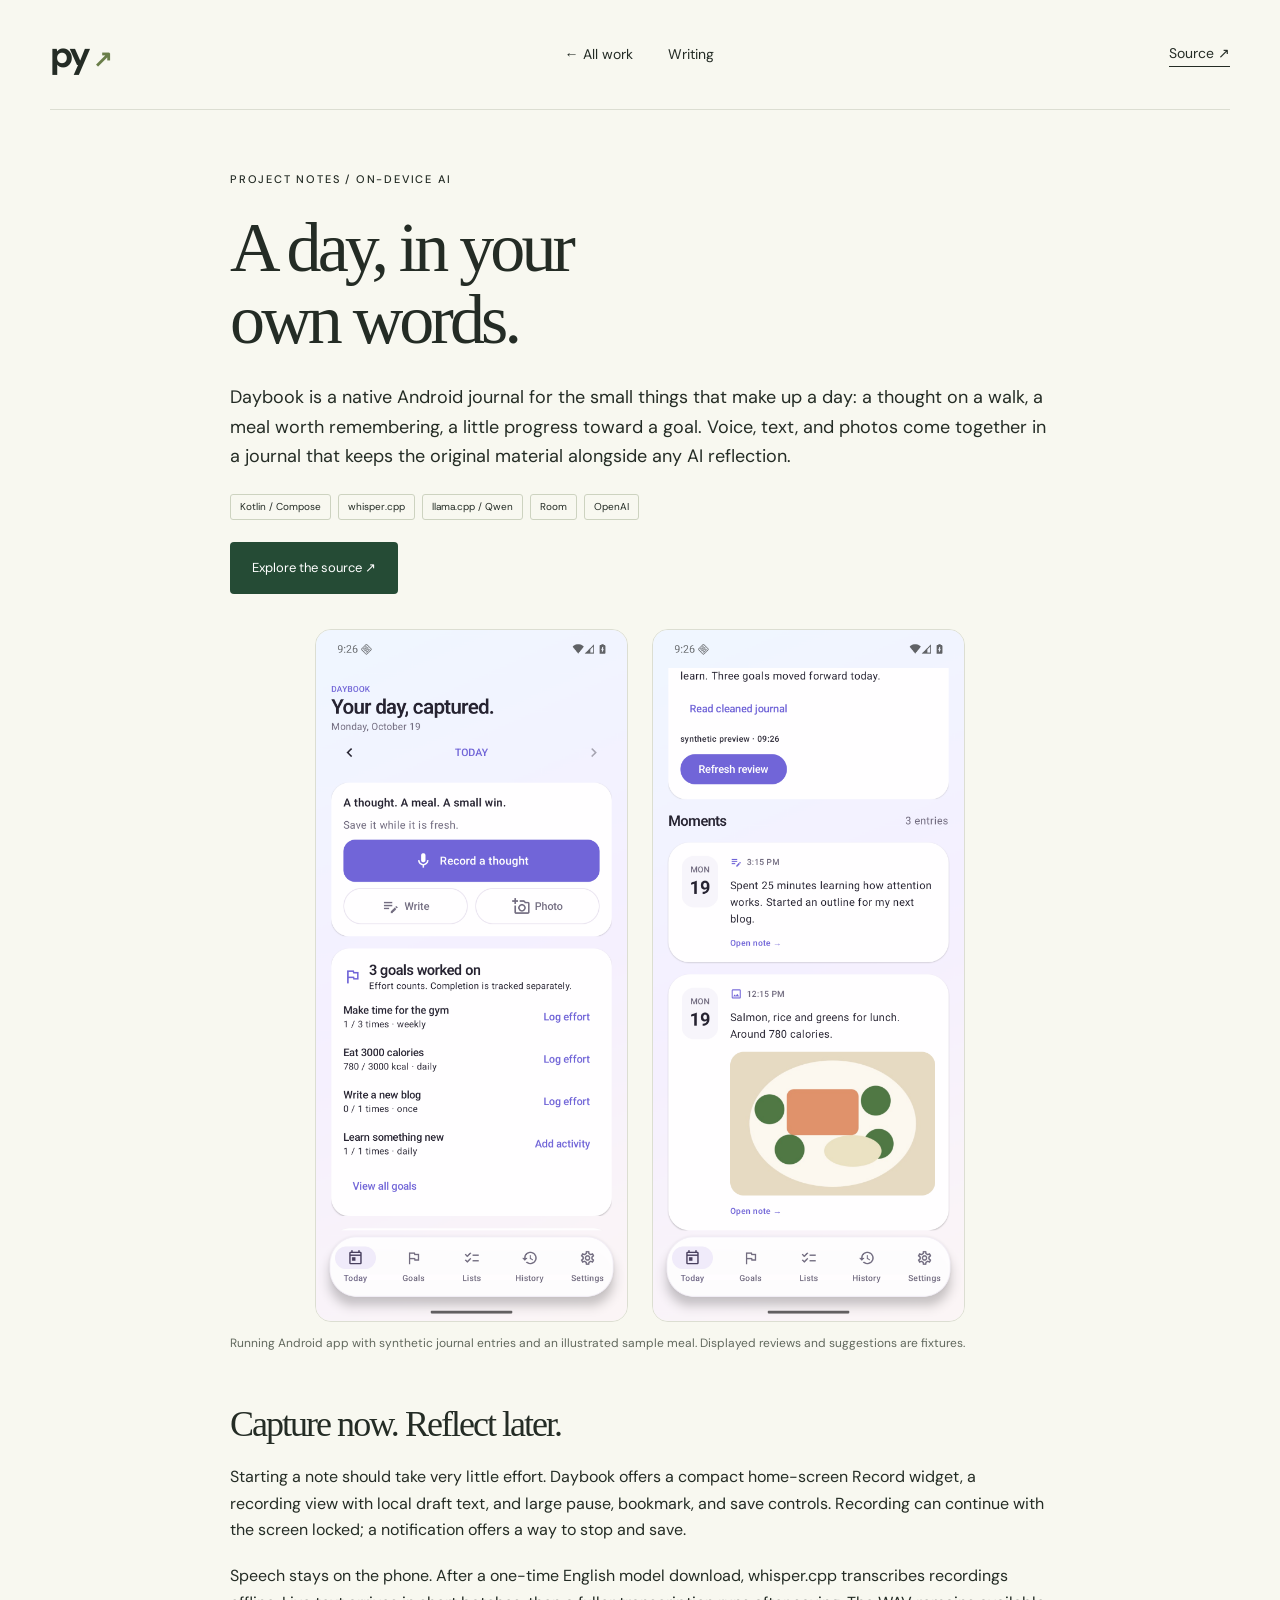
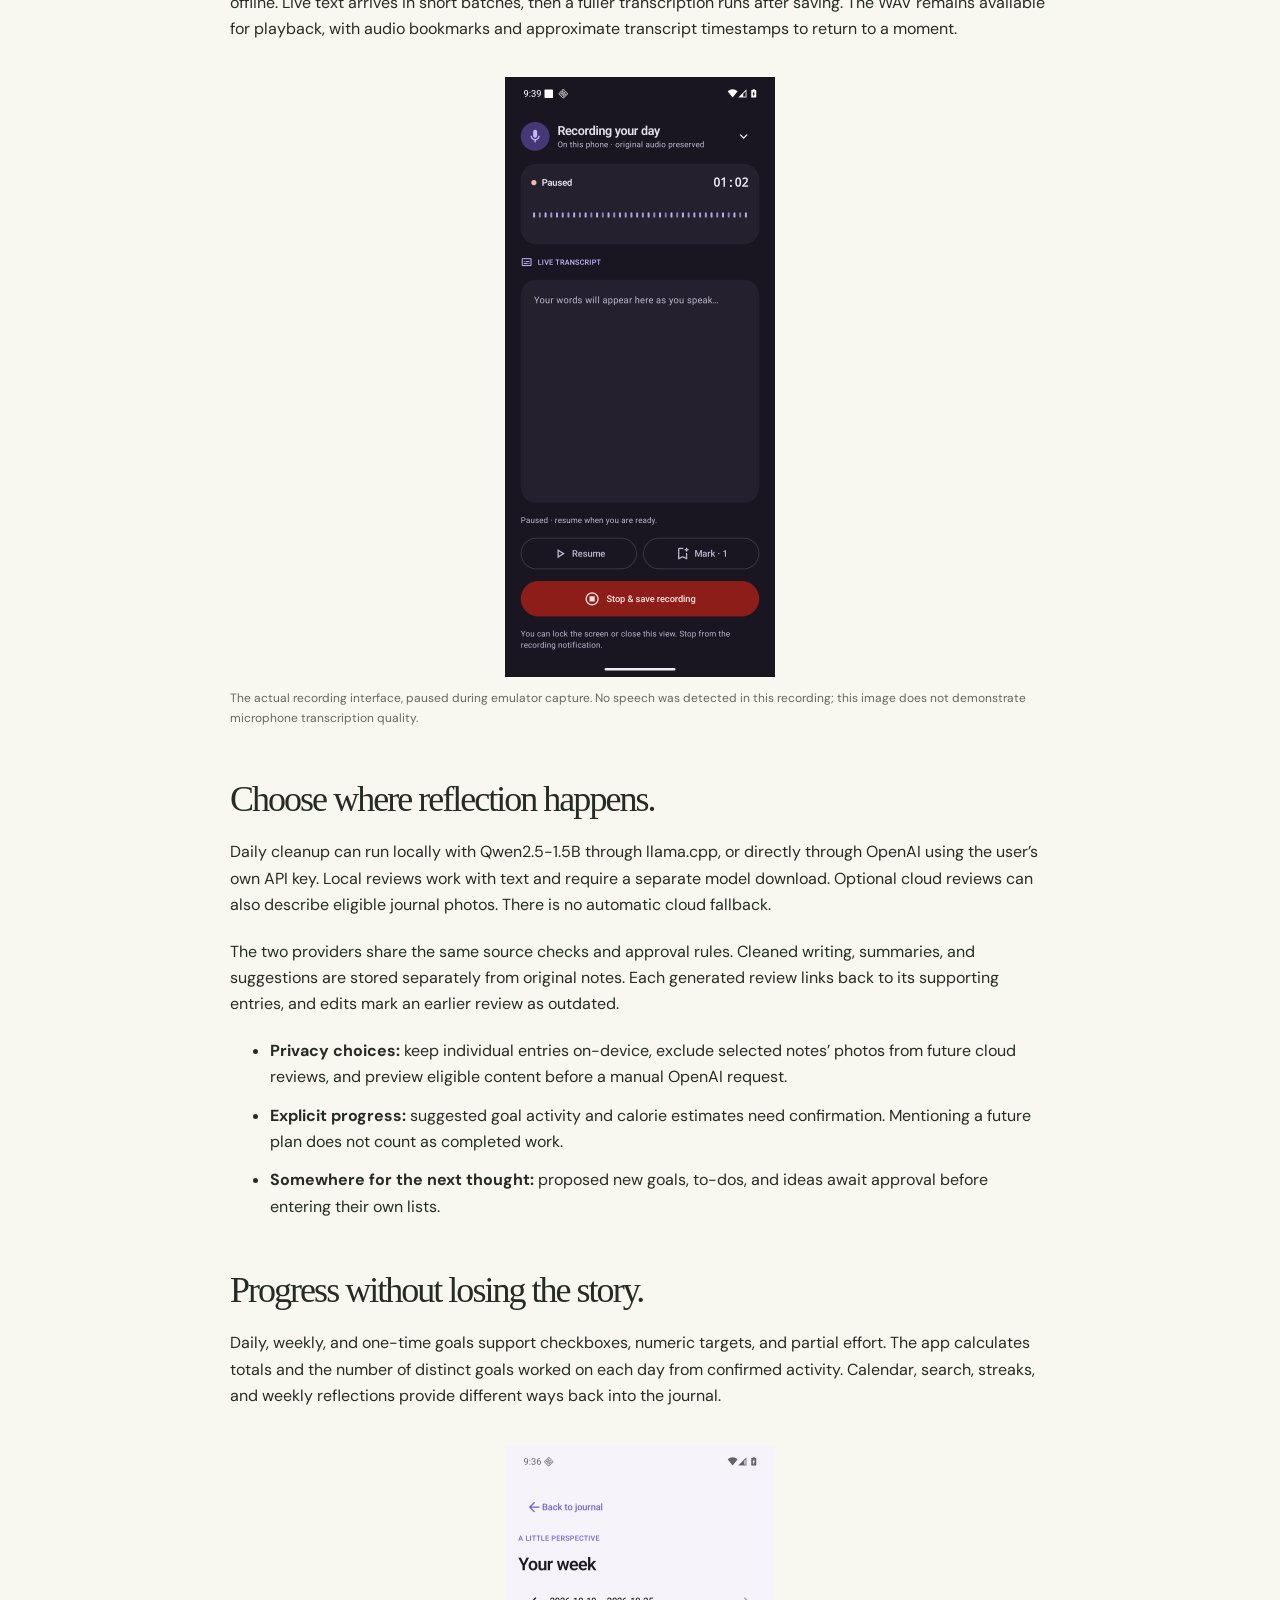
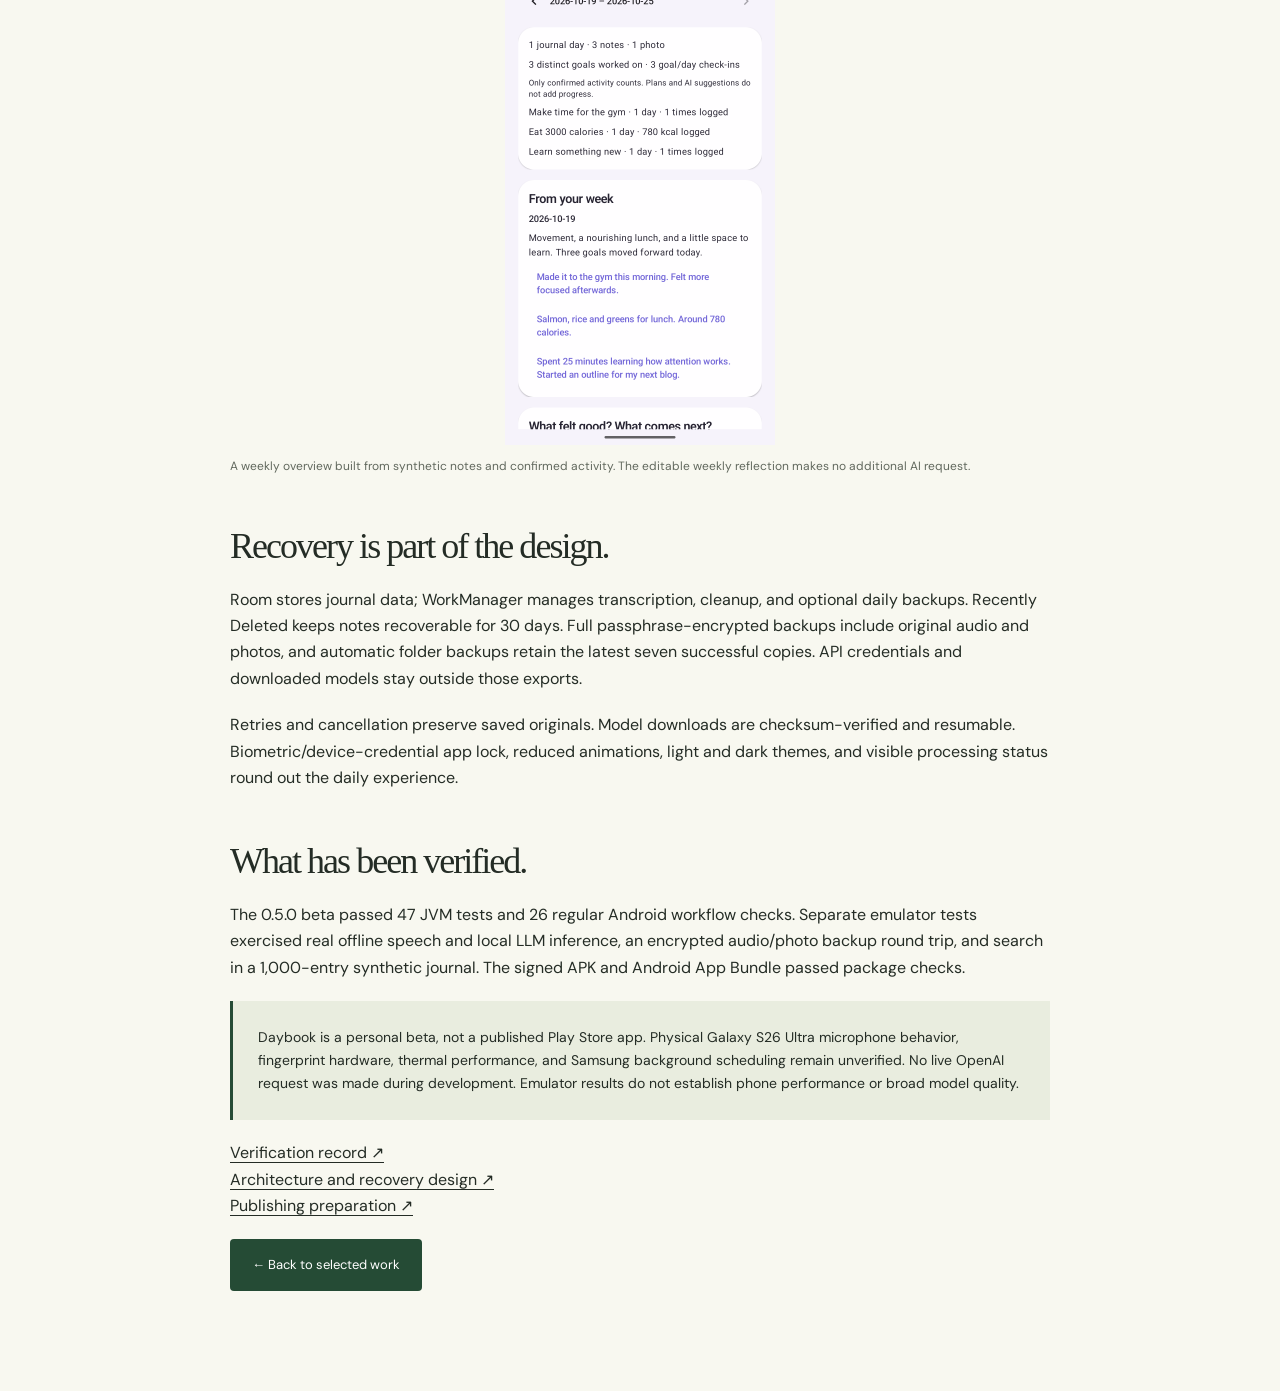
<file: projects/daybook.html>
<!doctype html>
<html lang="en">
<head>
<meta charset="utf-8"><meta name="viewport" content="width=device-width,initial-scale=1">
<title>Daybook — Pradeep Yarlagadda</title>
<meta name="description" content="A native Android journal with offline voice transcription, optional on-device AI reflections, photos, goals, and encrypted backups.">
<meta property="og:title" content="Daybook — A day, in your own words."><meta property="og:description" content="Building a personal Android journal around local speech, preserved originals, and user-approved AI suggestions."><meta property="og:type" content="article"><meta property="og:url" content="https://agentcap.github.io/projects/daybook.html">
<link rel="icon" href="../images/mark.svg" type="image/svg+xml"><link rel="stylesheet" href="../stylesheet.css?v=daybook-20261019">
</head>
<body>
<a class="skip" href="#main">Skip to content</a>
<header class="header wrap"><a class="brand" href="../" aria-label="Pradeep Yarlagadda home">py<span>↗</span></a><nav aria-label="Main navigation"><a href="../#work">← All work</a><a href="../#writing">Writing</a></nav><a class="header-link" href="https://github.com/agentcap/daybook">Source ↗</a></header>
<main id="main" class="wrap article">
<header class="article-header"><p class="eyebrow">PROJECT NOTES / ON-DEVICE AI</p><h1>A day, in your<br>own words.</h1><p class="intro">Daybook is a native Android journal for the small things that make up a day: a thought on a walk, a meal worth remembering, a little progress toward a goal. Voice, text, and photos come together in a journal that keeps the original material alongside any AI reflection.</p><div class="tags"><span>Kotlin / Compose</span><span>whisper.cpp</span><span>llama.cpp / Qwen</span><span>Room</span><span>OpenAI</span></div><a class="button" href="https://github.com/agentcap/daybook">Explore the source ↗</a></header>

<figure class="phone-pair"><div><img src="../images/daybook-today.png" alt="Daybook Today screen with voice, text and photo capture and confirmed daily goal progress" width="1080" height="2400"><img src="../images/daybook-journal.png" alt="Daybook journal showing original notes and an illustrated sample meal" width="1080" height="2400"></div><figcaption>Running Android app with synthetic journal entries and an illustrated sample meal. Displayed reviews and suggestions are fixtures.</figcaption></figure>

<h2>Capture now. Reflect later.</h2>
<p>Starting a note should take very little effort. Daybook offers a compact home-screen Record widget, a recording view with local draft text, and large pause, bookmark, and save controls. Recording can continue with the screen locked; a notification offers a way to stop and save.</p>
<p>Speech stays on the phone. After a one-time English model download, whisper.cpp transcribes recordings offline. Live text arrives in short batches, then a fuller transcription runs after saving. The WAV remains available for playback, with audio bookmarks and approximate transcript timestamps to return to a moment.</p>

<figure><img class="phone" src="../images/daybook-recording.png" alt="Actual Daybook recording view paused with one audio bookmark, resume control and stop-and-save button" width="1080" height="2400" loading="lazy"><figcaption>The actual recording interface, paused during emulator capture. No speech was detected in this recording; this image does not demonstrate microphone transcription quality.</figcaption></figure>

<h2>Choose where reflection happens.</h2>
<p>Daily cleanup can run locally with Qwen2.5-1.5B through llama.cpp, or directly through OpenAI using the user’s own API key. Local reviews work with text and require a separate model download. Optional cloud reviews can also describe eligible journal photos. There is no automatic cloud fallback.</p>
<p>The two providers share the same source checks and approval rules. Cleaned writing, summaries, and suggestions are stored separately from original notes. Each generated review links back to its supporting entries, and edits mark an earlier review as outdated.</p>
<ul><li><strong>Privacy choices:</strong> keep individual entries on-device, exclude selected notes’ photos from future cloud reviews, and preview eligible content before a manual OpenAI request.</li><li><strong>Explicit progress:</strong> suggested goal activity and calorie estimates need confirmation. Mentioning a future plan does not count as completed work.</li><li><strong>Somewhere for the next thought:</strong> proposed new goals, to-dos, and ideas await approval before entering their own lists.</li></ul>

<h2>Progress without losing the story.</h2>
<p>Daily, weekly, and one-time goals support checkboxes, numeric targets, and partial effort. The app calculates totals and the number of distinct goals worked on each day from confirmed activity. Calendar, search, streaks, and weekly reflections provide different ways back into the journal.</p>
<figure><img class="phone" src="../images/daybook-weekly.png" alt="Daybook weekly reflection showing journal days, source notes and three distinct goals worked on" width="1080" height="2400" loading="lazy"><figcaption>A weekly overview built from synthetic notes and confirmed activity. The editable weekly reflection makes no additional AI request.</figcaption></figure>

<h2>Recovery is part of the design.</h2>
<p>Room stores journal data; WorkManager manages transcription, cleanup, and optional daily backups. Recently Deleted keeps notes recoverable for 30 days. Full passphrase-encrypted backups include original audio and photos, and automatic folder backups retain the latest seven successful copies. API credentials and downloaded models stay outside those exports.</p>
<p>Retries and cancellation preserve saved originals. Model downloads are checksum-verified and resumable. Biometric/device-credential app lock, reduced animations, light and dark themes, and visible processing status round out the daily experience.</p>

<h2>What has been verified.</h2>
<p>The 0.5.0 beta passed 47 JVM tests and 26 regular Android workflow checks. Separate emulator tests exercised real offline speech and local LLM inference, an encrypted audio/photo backup round trip, and search in a 1,000-entry synthetic journal. The signed APK and Android App Bundle passed package checks.</p>
<p class="callout">Daybook is a personal beta, not a published Play Store app. Physical Galaxy S26 Ultra microphone behavior, fingerprint hardware, thermal performance, and Samsung background scheduling remain unverified. No live OpenAI request was made during development. Emulator results do not establish phone performance or broad model quality.</p>
<p><a href="https://github.com/agentcap/daybook/blob/main/docs/verification.md">Verification record ↗</a><br><a href="https://github.com/agentcap/daybook/blob/main/docs/architecture.md">Architecture and recovery design ↗</a><br><a href="https://github.com/agentcap/daybook/tree/main/publishing">Publishing preparation ↗</a></p>
<a class="button" href="../#daybook">← Back to selected work</a>
</main>
</body>
</html>
</file>
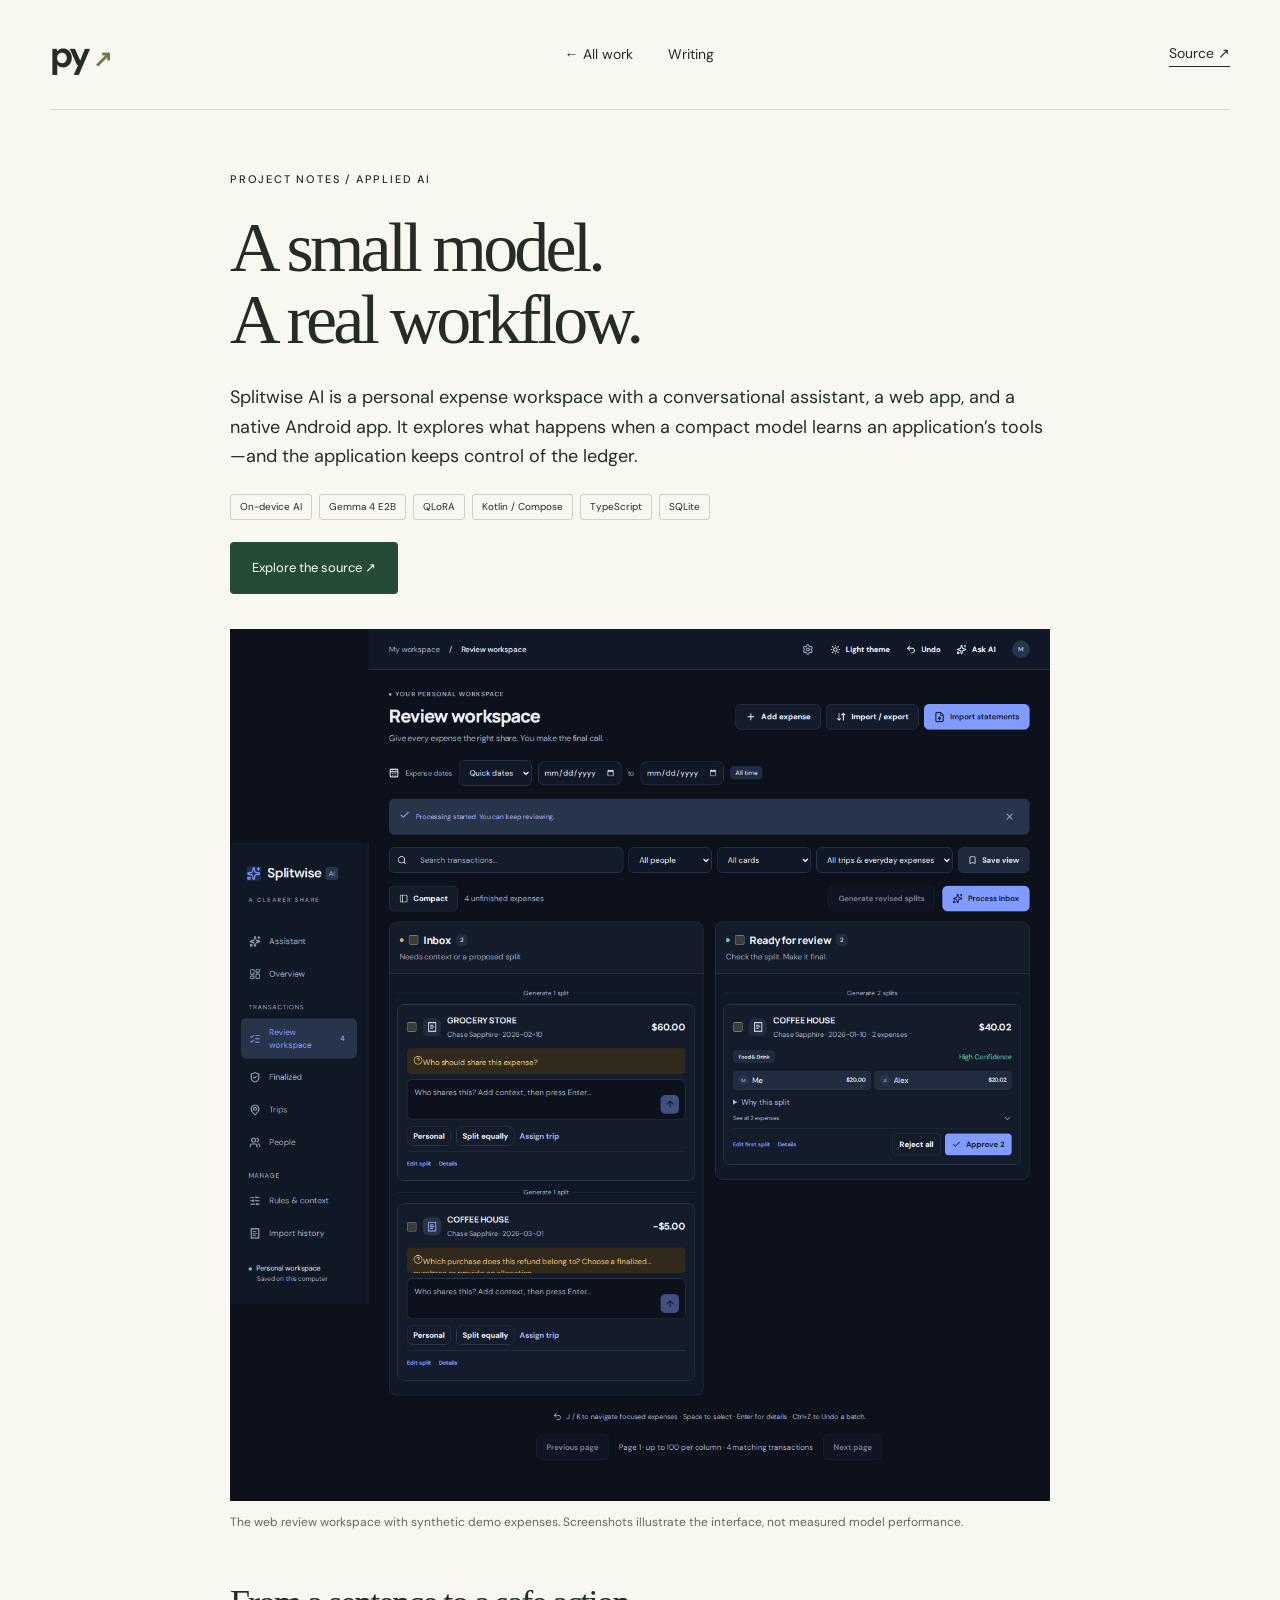
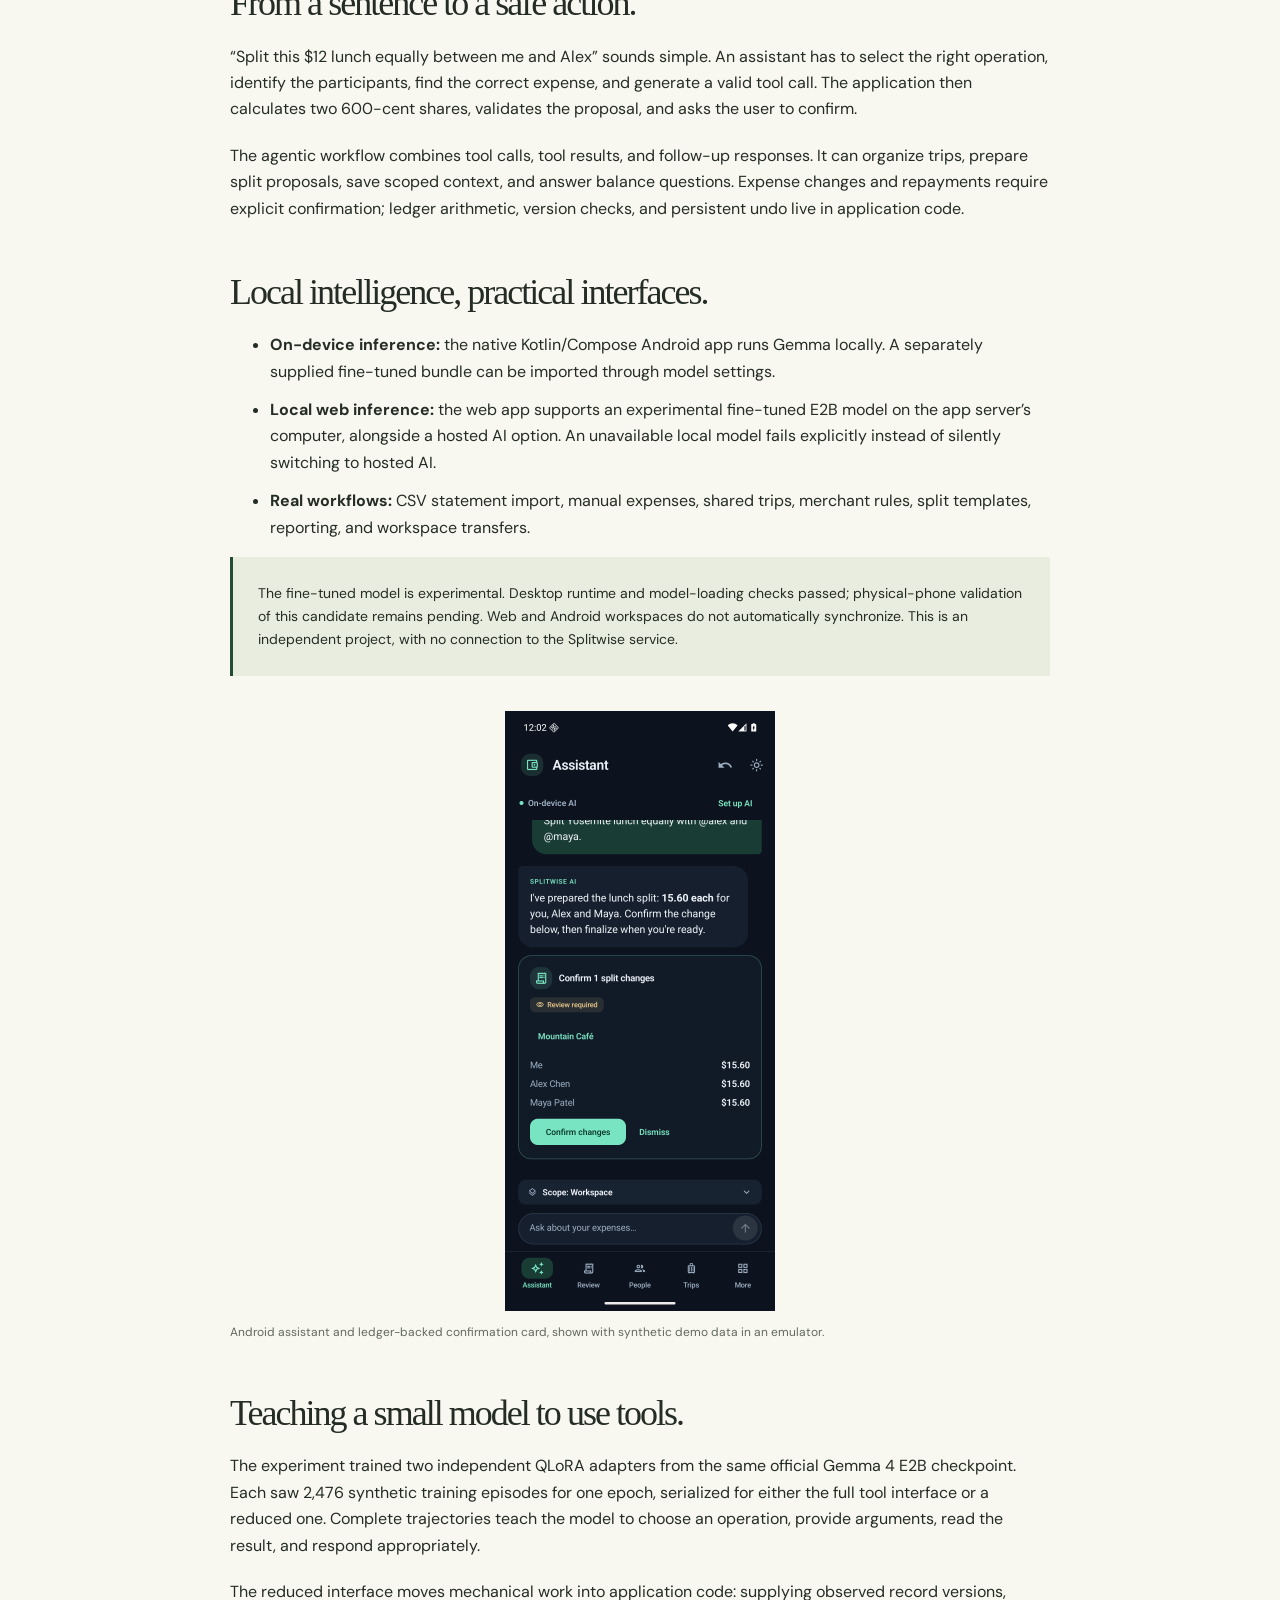
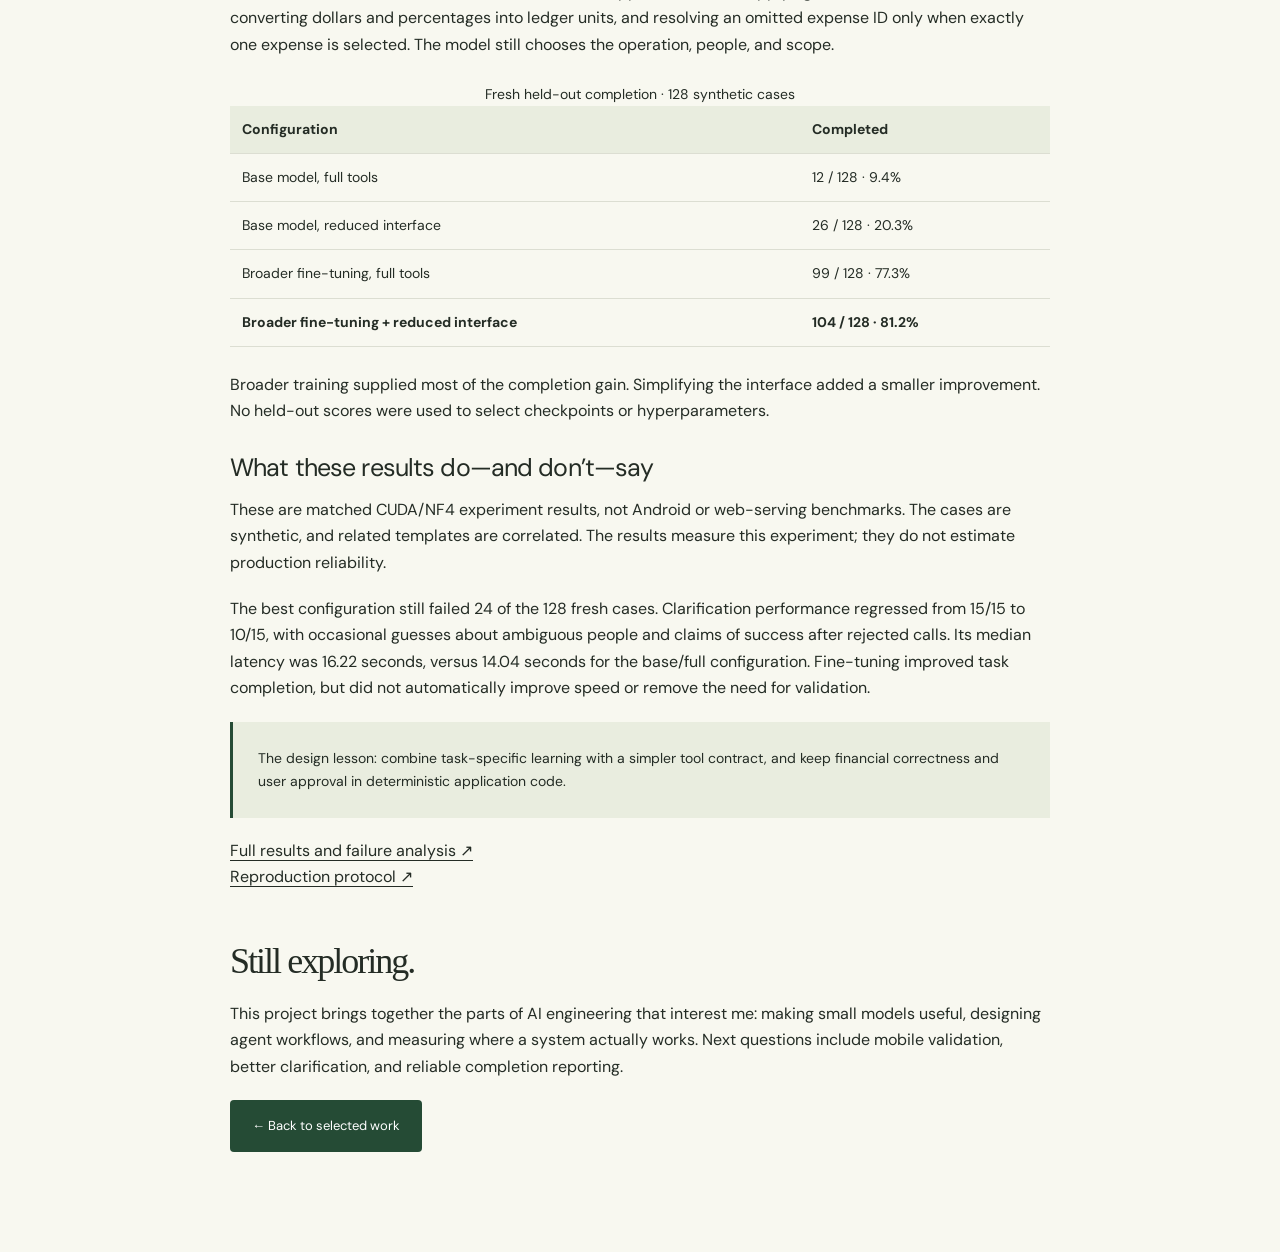
<file: projects/splitwise-ai.html>
<!doctype html>
<html lang="en"><head><meta charset="utf-8"><meta name="viewport" content="width=device-width,initial-scale=1"><title>Splitwise AI — Pradeep Yarlagadda</title><meta name="description" content="Building an expense assistant with on-device Gemma inference, QLoRA fine-tuning, and validated agentic workflows."><link rel="icon" href="../images/mark.svg"><link rel="stylesheet" href="../stylesheet.css"></head><body><a class="skip" href="#main">Skip to content</a><header class="header wrap"><a class="brand" href="../" aria-label="Pradeep Yarlagadda home">py<span>↗</span></a><nav aria-label="Main navigation"><a href="../#work">← All work</a><a href="../#writing">Writing</a></nav><a class="header-link" href="https://github.com/agentcap/spliwise-ai">Source ↗</a></header>
<main id="main" class="wrap article"><header class="article-header"><p class="eyebrow">PROJECT NOTES / APPLIED AI</p><h1>A small model.<br>A real workflow.</h1><p class="intro">Splitwise AI is a personal expense workspace with a conversational assistant, a web app, and a native Android app. It explores what happens when a compact model learns an application’s tools—and the application keeps control of the ledger.</p><div class="tags"><span>On-device AI</span><span>Gemma 4 E2B</span><span>QLoRA</span><span>Kotlin / Compose</span><span>TypeScript</span><span>SQLite</span></div><a class="button" href="https://github.com/agentcap/spliwise-ai">Explore the source ↗</a></header>
<figure><img src="../images/splitwise-web.png" alt="Web expense review interface displaying proposed shared expenses"><figcaption>The web review workspace with synthetic demo expenses. Screenshots illustrate the interface, not measured model performance.</figcaption></figure>
<h2>From a sentence to a safe action.</h2><p>“Split this $12 lunch equally between me and Alex” sounds simple. An assistant has to select the right operation, identify the participants, find the correct expense, and generate a valid tool call. The application then calculates two 600-cent shares, validates the proposal, and asks the user to confirm.</p><p>The agentic workflow combines tool calls, tool results, and follow-up responses. It can organize trips, prepare split proposals, save scoped context, and answer balance questions. Expense changes and repayments require explicit confirmation; ledger arithmetic, version checks, and persistent undo live in application code.</p>
<h2>Local intelligence, practical interfaces.</h2><ul><li><strong>On-device inference:</strong> the native Kotlin/Compose Android app runs Gemma locally. A separately supplied fine-tuned bundle can be imported through model settings.</li><li><strong>Local web inference:</strong> the web app supports an experimental fine-tuned E2B model on the app server’s computer, alongside a hosted AI option. An unavailable local model fails explicitly instead of silently switching to hosted AI.</li><li><strong>Real workflows:</strong> CSV statement import, manual expenses, shared trips, merchant rules, split templates, reporting, and workspace transfers.</li></ul><p class="callout">The fine-tuned model is experimental. Desktop runtime and model-loading checks passed; physical-phone validation of this candidate remains pending. Web and Android workspaces do not automatically synchronize. This is an independent project, with no connection to the Splitwise service.</p>
<figure><img class="phone" src="../images/splitwise-android.png" alt="Native Android assistant showing a lunch split confirmation card" loading="lazy"><figcaption>Android assistant and ledger-backed confirmation card, shown with synthetic demo data in an emulator.</figcaption></figure>
<section id="experiment"><h2>Teaching a small model to use tools.</h2><p>The experiment trained two independent QLoRA adapters from the same official Gemma 4 E2B checkpoint. Each saw 2,476 synthetic training episodes for one epoch, serialized for either the full tool interface or a reduced one. Complete trajectories teach the model to choose an operation, provide arguments, read the result, and respond appropriately.</p><p>The reduced interface moves mechanical work into application code: supplying observed record versions, converting dollars and percentages into ledger units, and resolving an omitted expense ID only when exactly one expense is selected. The model still chooses the operation, people, and scope.</p><table><caption>Fresh held-out completion · 128 synthetic cases</caption><thead><tr><th scope="col">Configuration</th><th scope="col">Completed</th></tr></thead><tbody><tr><td>Base model, full tools</td><td>12 / 128 · 9.4%</td></tr><tr><td>Base model, reduced interface</td><td>26 / 128 · 20.3%</td></tr><tr><td>Broader fine-tuning, full tools</td><td>99 / 128 · 77.3%</td></tr><tr><td><strong>Broader fine-tuning + reduced interface</strong></td><td><strong>104 / 128 · 81.2%</strong></td></tr></tbody></table><p>Broader training supplied most of the completion gain. Simplifying the interface added a smaller improvement. No held-out scores were used to select checkpoints or hyperparameters.</p><h3>What these results do—and don’t—say</h3><p>These are matched CUDA/NF4 experiment results, not Android or web-serving benchmarks. The cases are synthetic, and related templates are correlated. The results measure this experiment; they do not estimate production reliability.</p><p>The best configuration still failed 24 of the 128 fresh cases. Clarification performance regressed from 15/15 to 10/15, with occasional guesses about ambiguous people and claims of success after rejected calls. Its median latency was 16.22 seconds, versus 14.04 seconds for the base/full configuration. Fine-tuning improved task completion, but did not automatically improve speed or remove the need for validation.</p><p class="callout">The design lesson: combine task-specific learning with a simpler tool contract, and keep financial correctness and user approval in deterministic application code.</p><p><a href="https://github.com/agentcap/spliwise-ai/blob/main/docs/gemma4-experiment-v2.md">Full results and failure analysis ↗</a><br><a href="https://github.com/agentcap/spliwise-ai/blob/main/finetuning/gemma4-e2b/experiment-v2.md">Reproduction protocol ↗</a></p></section><h2>Still exploring.</h2><p>This project brings together the parts of AI engineering that interest me: making small models useful, designing agent workflows, and measuring where a system actually works. Next questions include mobile validation, better clarification, and reliable completion reporting.</p><a class="button" href="../#work">← Back to selected work</a></main></body></html>
</file>
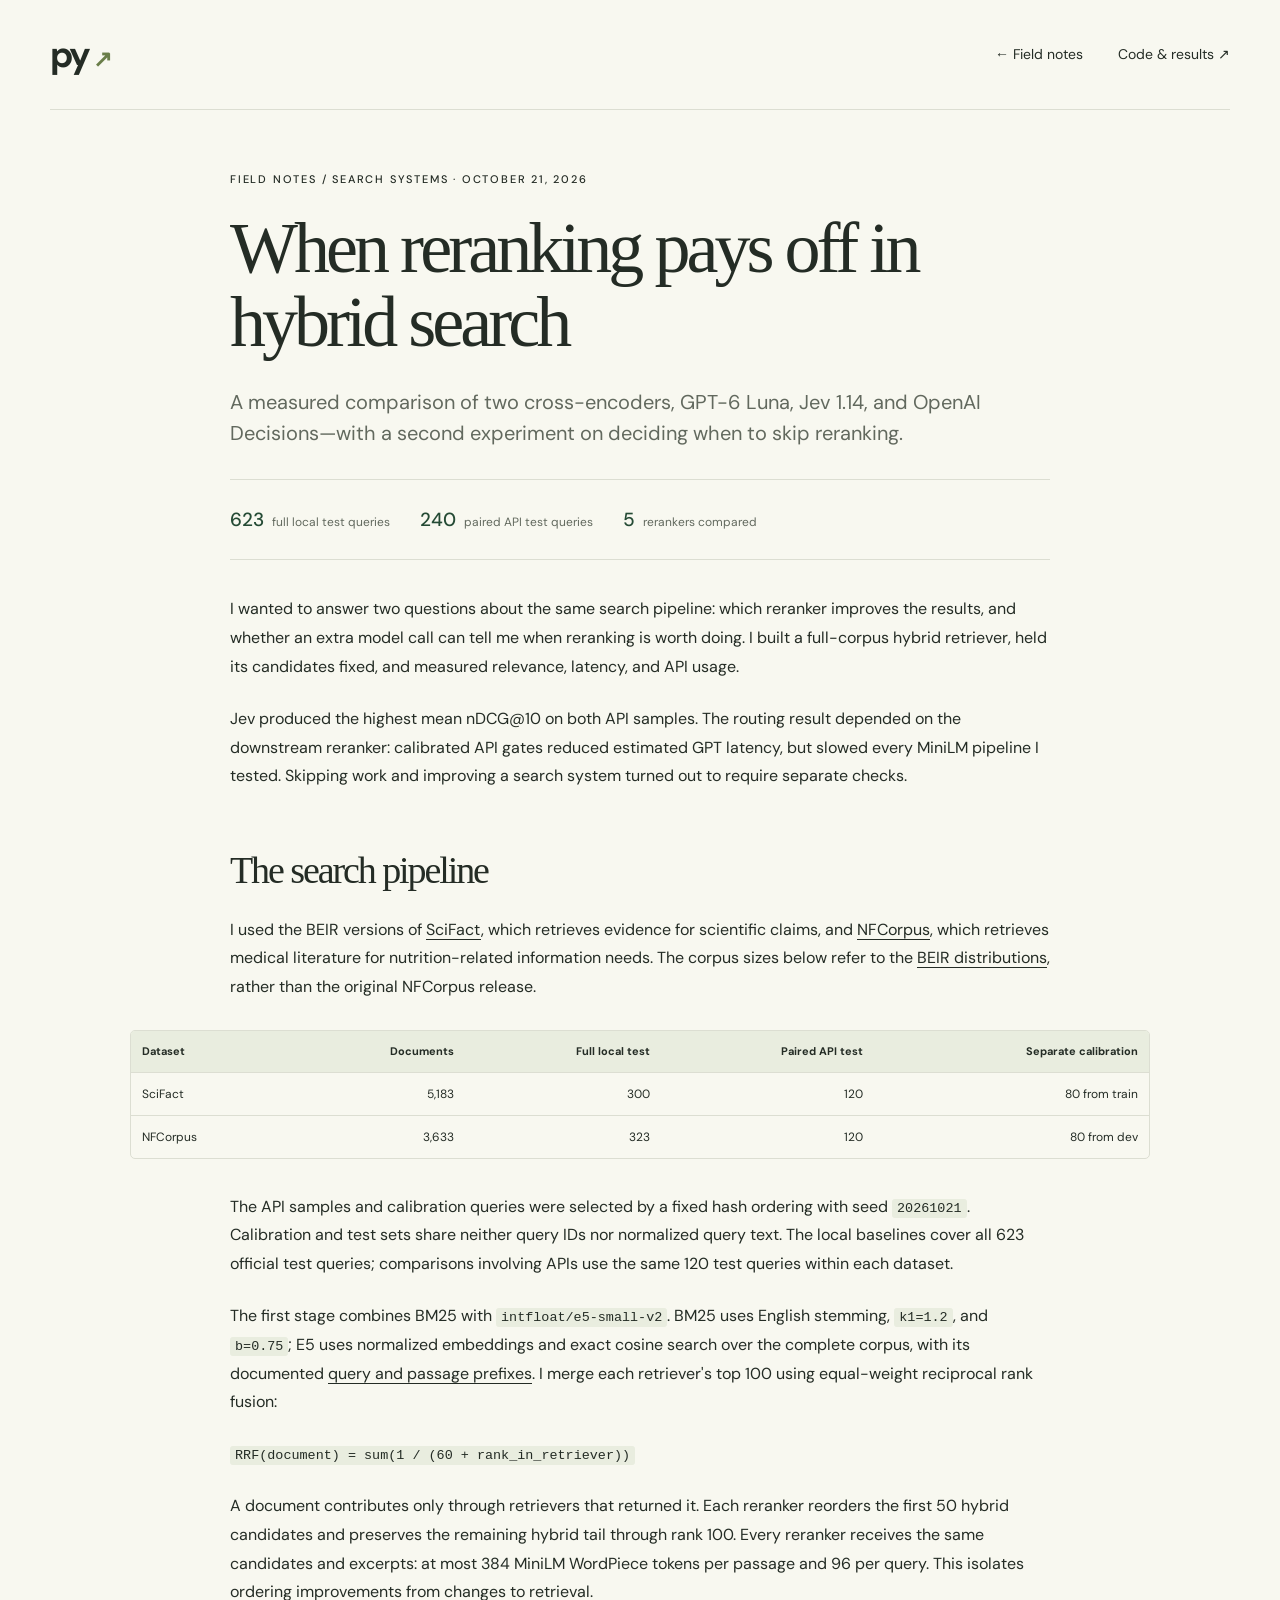
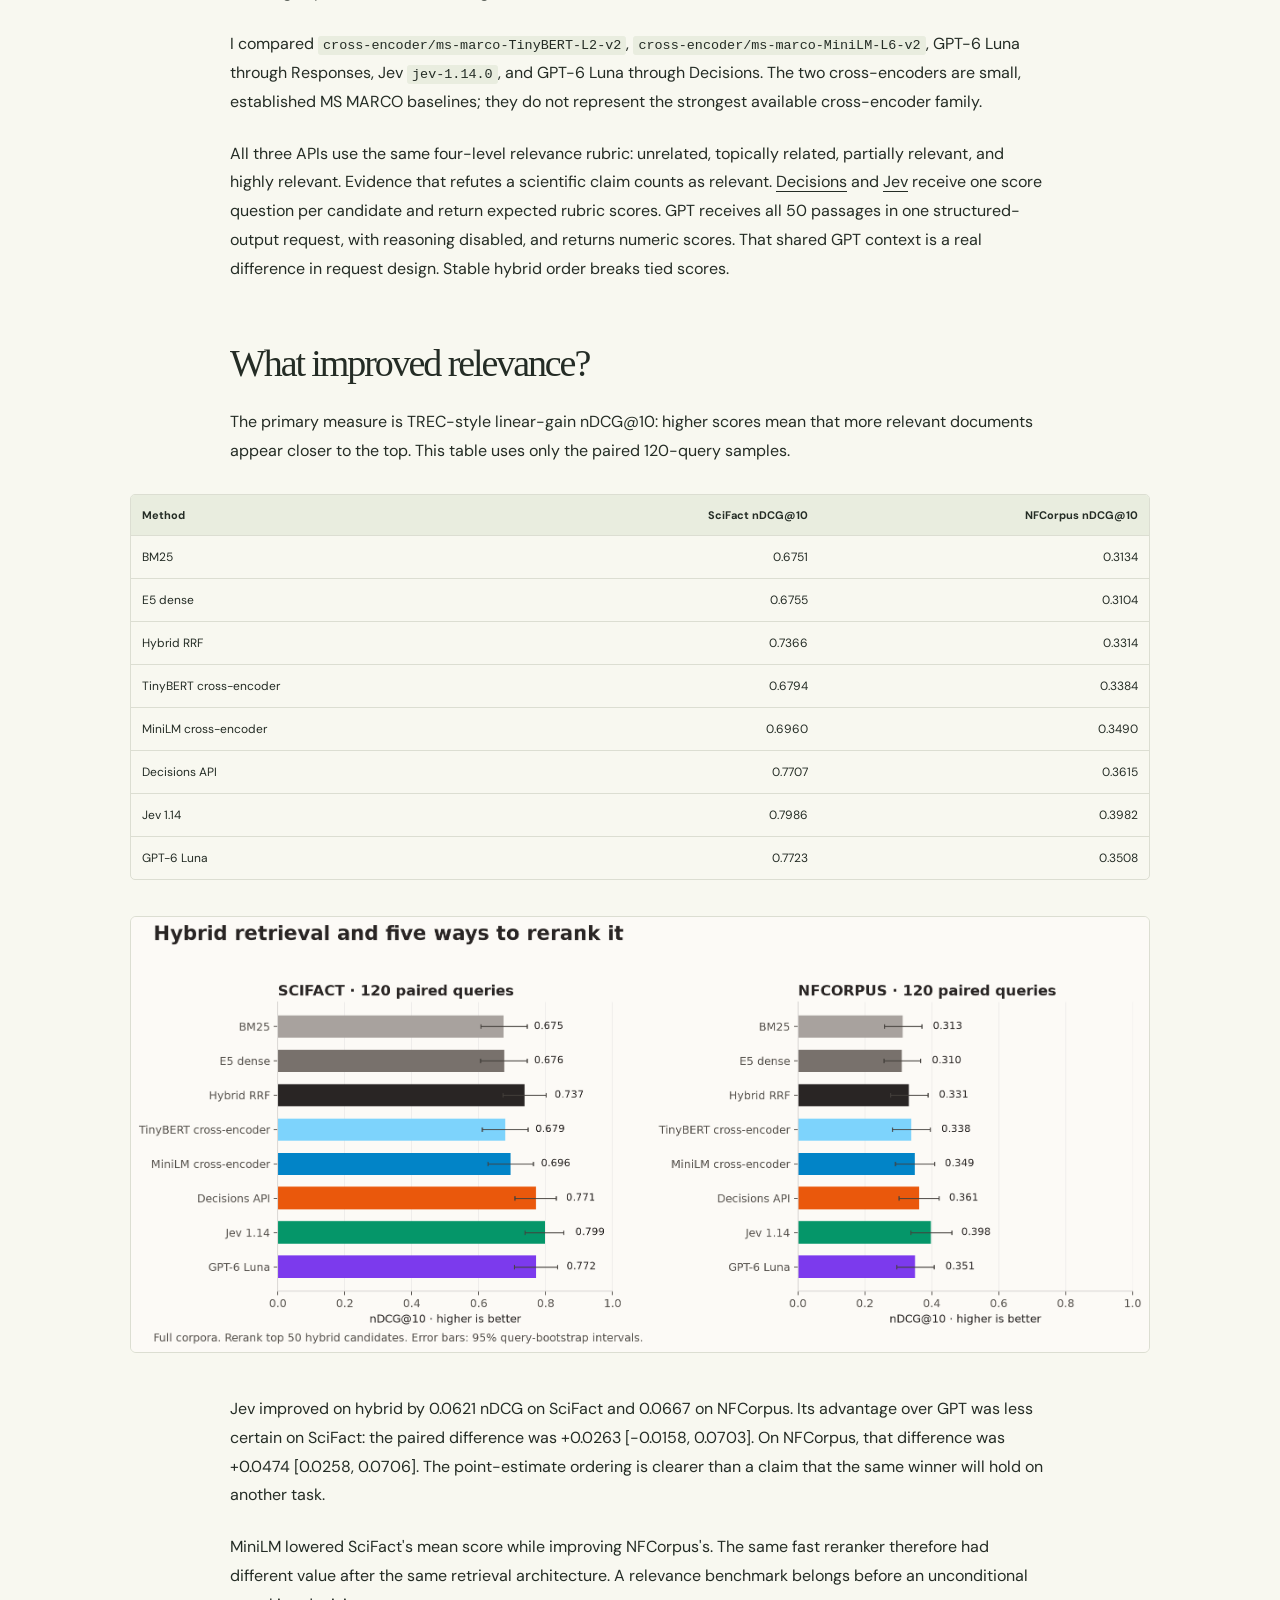
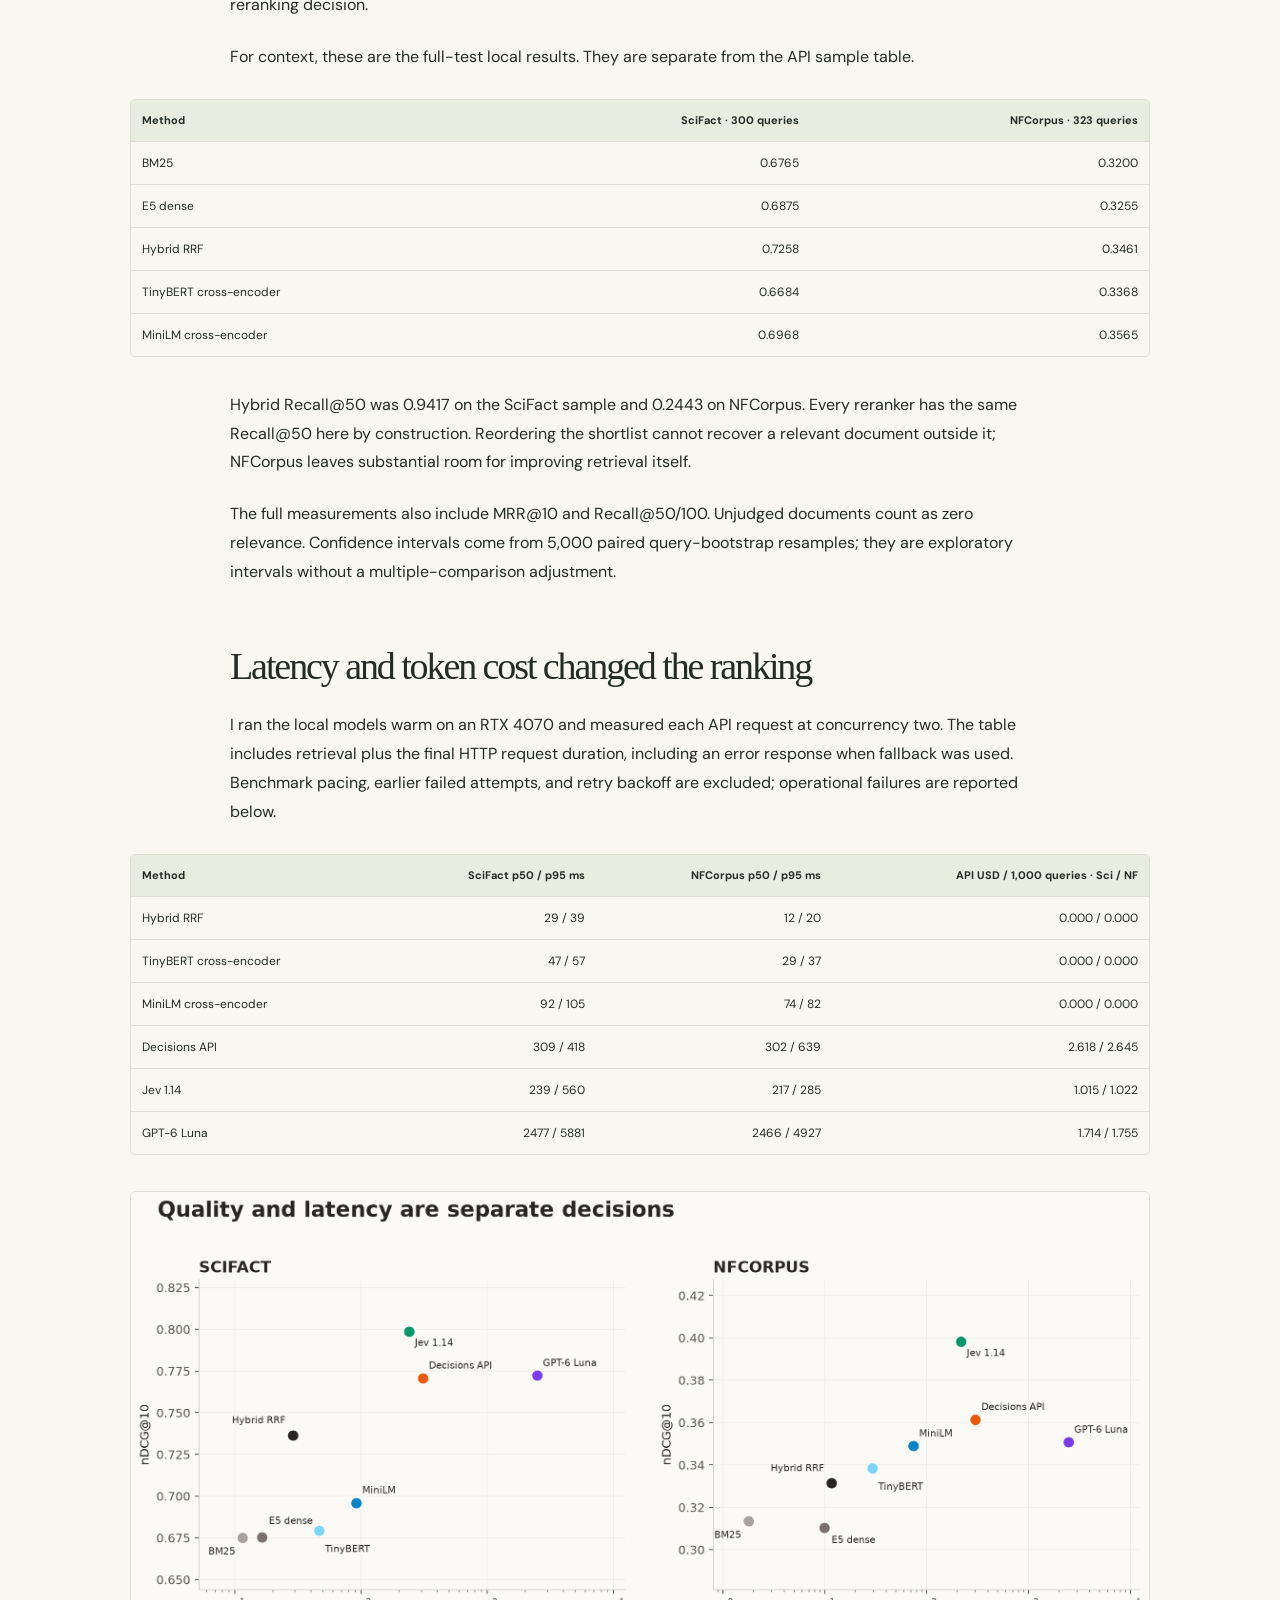
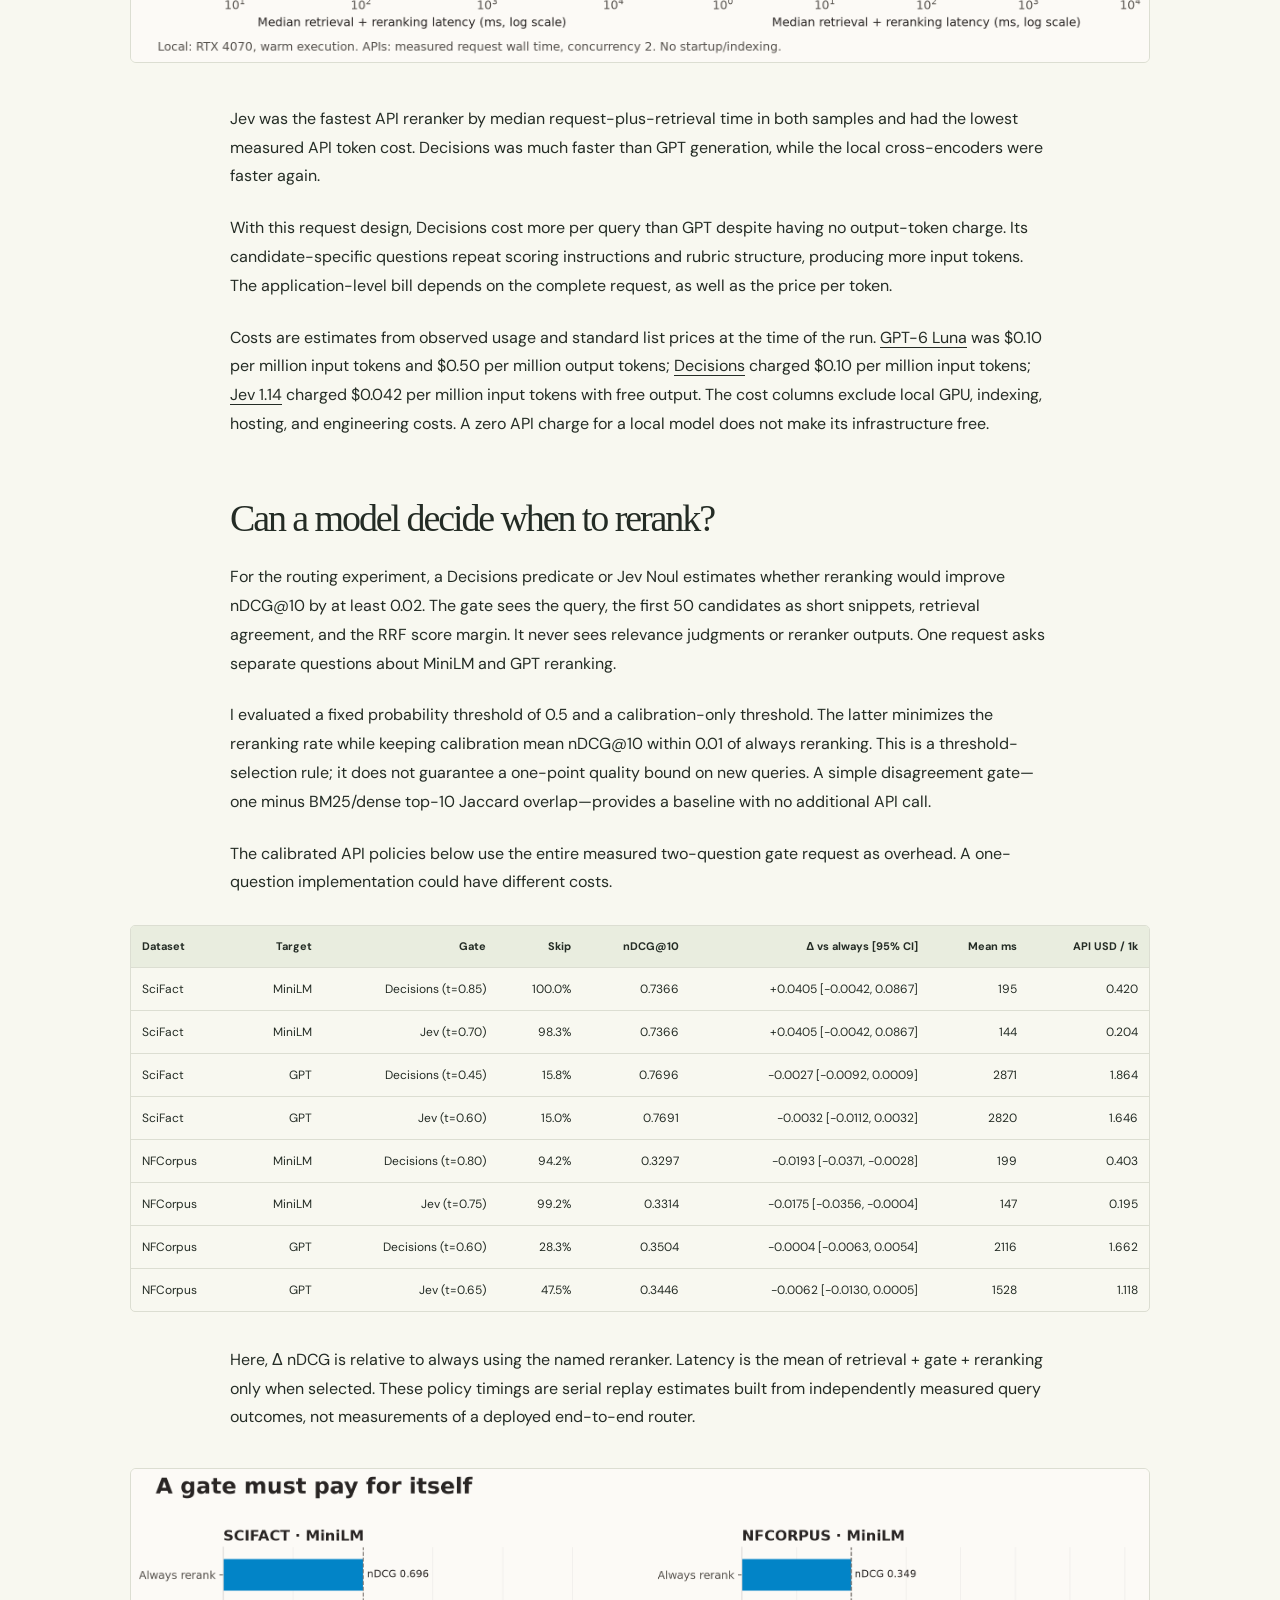
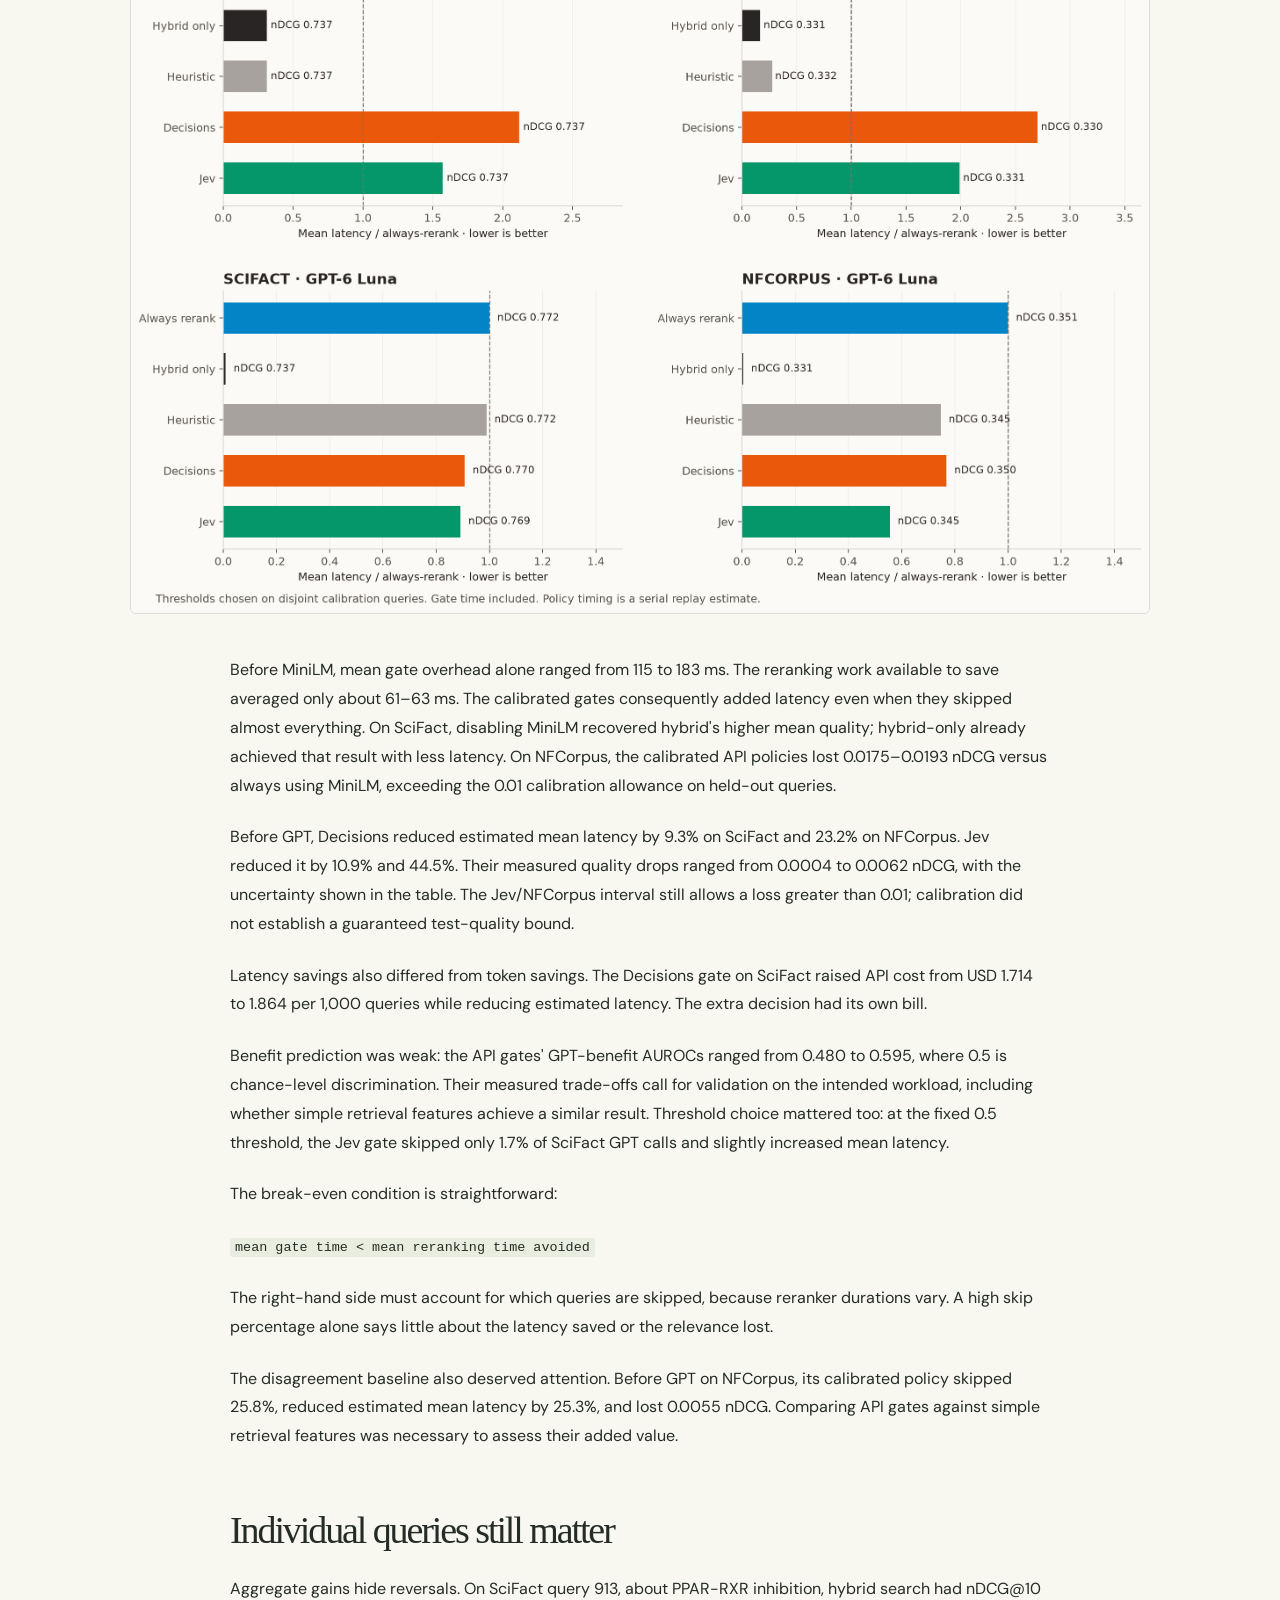
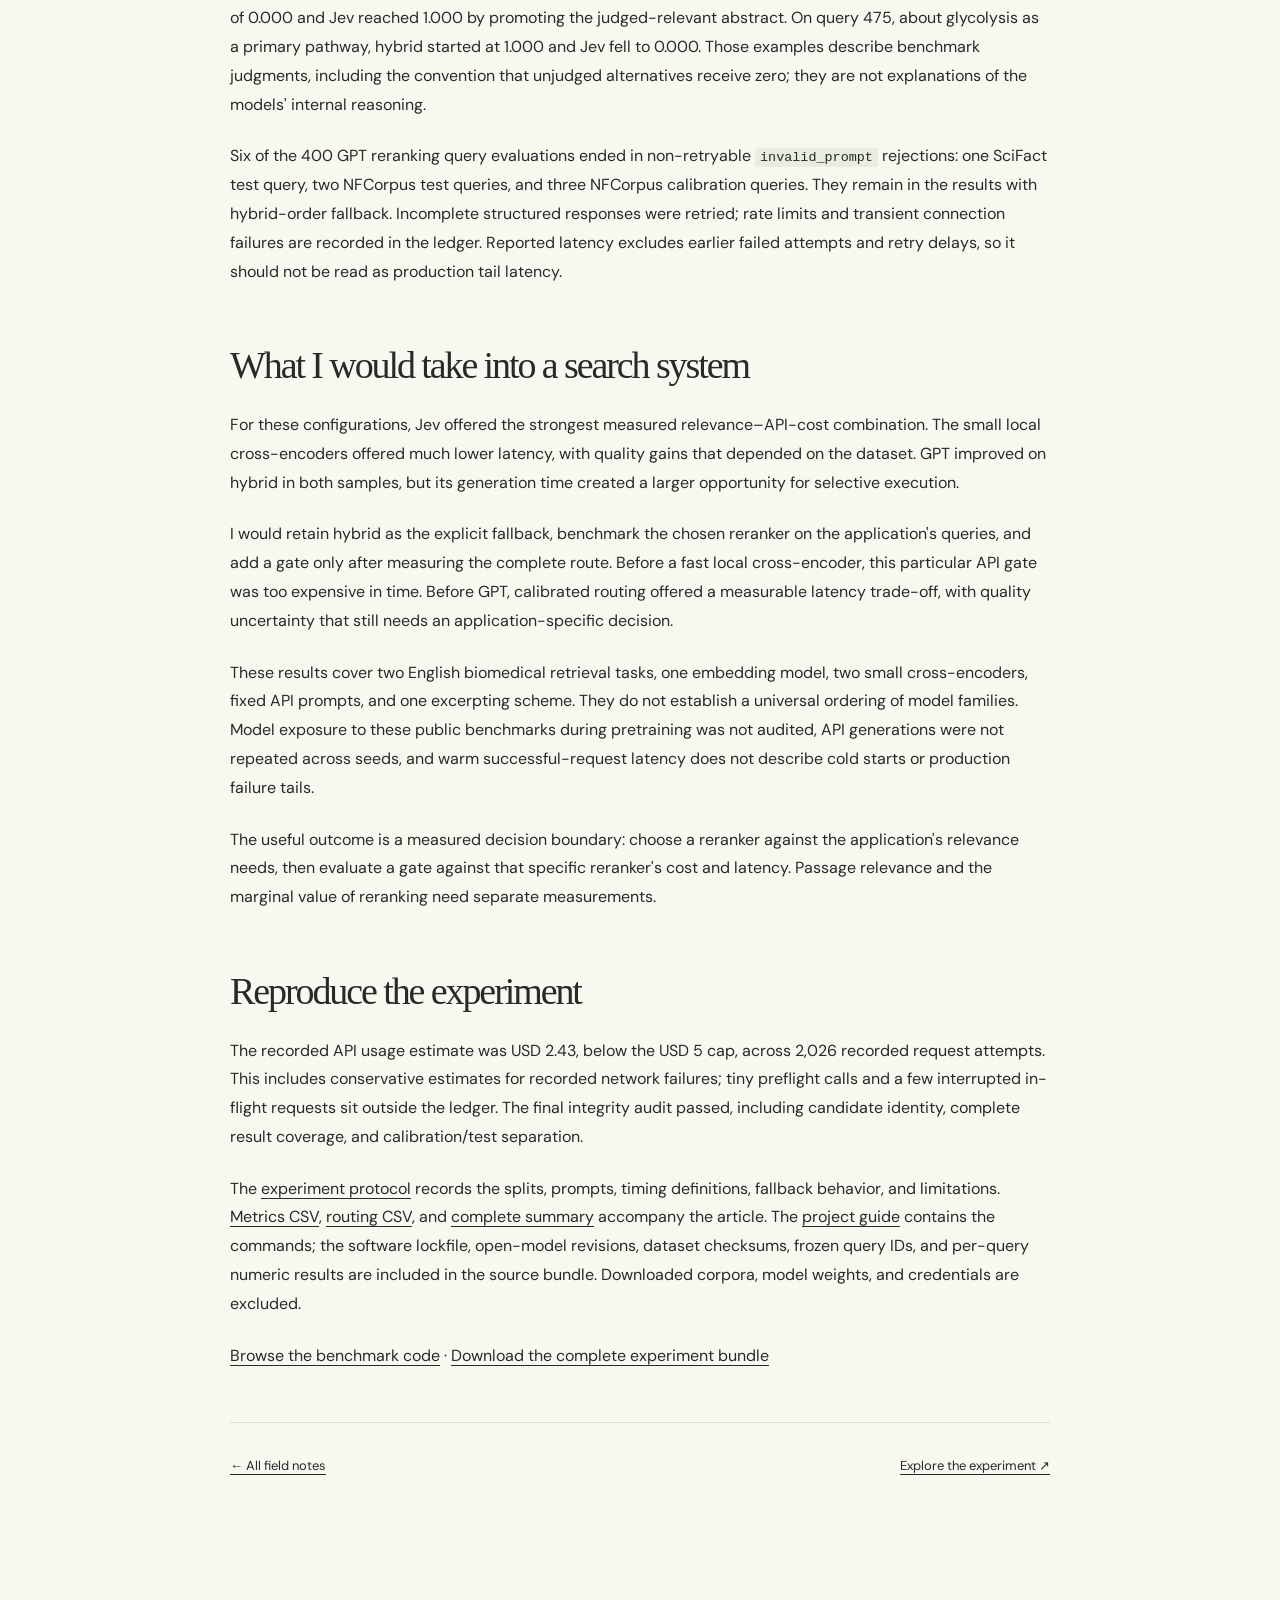
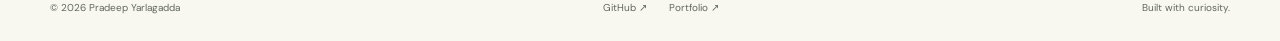
<file: writing/hybrid-search-reranking.html>
<!doctype html>
<html lang="en">
<head>
<meta charset="utf-8"><meta name="viewport" content="width=device-width,initial-scale=1">
<title>When reranking pays off in hybrid search — Pradeep Yarlagadda</title>
<meta name="description" content="A reproducible comparison of hybrid retrieval, cross-encoders, GPT-6 Luna, Jev, Decisions API, and selective reranking on SciFact and NFCorpus.">
<link rel="canonical" href="https://agentcap.github.io/writing/hybrid-search-reranking.html">
<meta property="og:title" content="When reranking pays off in hybrid search"><meta property="og:description" content="A reproducible comparison of hybrid retrieval, cross-encoders, GPT-6 Luna, Jev, Decisions API, and selective reranking on SciFact and NFCorpus."><meta property="og:type" content="article"><meta property="og:url" content="https://agentcap.github.io/writing/hybrid-search-reranking.html">
<meta property="og:image" content="https://agentcap.github.io/images/hybrid-search/ranking-quality.png">
<meta property="article:published_time" content="2026-10-21">
<link rel="icon" href="../images/mark.svg" type="image/svg+xml"><link rel="stylesheet" href="../stylesheet.css?v=hybrid-search-20261021">
<script type="application/ld+json">{"@context": "https://schema.org", "@type": "BlogPosting", "headline": "When reranking pays off in hybrid search", "description": "A reproducible comparison of hybrid retrieval, cross-encoders, GPT-6 Luna, Jev, Decisions API, and selective reranking on SciFact and NFCorpus.", "url": "https://agentcap.github.io/writing/hybrid-search-reranking.html", "datePublished": "2026-10-21", "author": {"@type": "Person", "name": "Pradeep Yarlagadda", "url": "https://agentcap.github.io/"}, "image": "https://agentcap.github.io/images/hybrid-search/ranking-quality.png"}</script>
</head>
<body>
<a class="skip" href="#main">Skip to content</a>
<header class="header wrap"><a class="brand" href="../" aria-label="Pradeep Yarlagadda home">py<span>↗</span></a><nav aria-label="Article navigation"><a href="../#writing">← Field notes</a><a href="https://github.com/agentcap/agentcap.github.io/tree/main/experiments/hybrid-search">Code &amp; results ↗</a></nav></header>
<main id="main" class="article wrap benchmark-article">
<div class="article-header"><p class="eyebrow">FIELD NOTES / SEARCH SYSTEMS · <time datetime="2026-10-21">OCTOBER 21, 2026</time></p>
<h1>When reranking pays off in hybrid search</h1><p class="intro">A measured comparison of two cross-encoders, GPT-6 Luna, Jev 1.14, and OpenAI Decisions—with a second experiment on deciding when to skip reranking.</p>
<div class="benchmark-facts"><span><strong>623</strong> full local test queries</span><span><strong>240</strong> paired API test queries</span><span><strong>5</strong> rerankers compared</span></div></div>
<div class="benchmark-prose"><p>I wanted to answer two questions about the same search pipeline: which reranker improves the results, and whether an extra model call can tell me when reranking is worth doing. I built a full-corpus hybrid retriever, held its candidates fixed, and measured relevance, latency, and API usage.</p>
<p>Jev produced the highest mean nDCG@10 on both API samples. The routing result depended on the downstream reranker: calibrated API gates reduced estimated GPT latency, but slowed every MiniLM pipeline I tested. Skipping work and improving a search system turned out to require separate checks.</p>
<h2 id="the-search-pipeline">The search pipeline</h2>
<p>I used the BEIR versions of <a href="https://github.com/allenai/scifact">SciFact</a>, which retrieves evidence for scientific claims, and <a href="https://www.cl.uni-heidelberg.de/statnlpgroup/nfcorpus/">NFCorpus</a>, which retrieves medical literature for nutrition-related information needs. The corpus sizes below refer to the <a href="https://github.com/beir-cellar/beir">BEIR distributions</a>, rather than the original NFCorpus release.</p>
<div class="benchmark-table" tabindex="0" role="region" aria-label="Benchmark comparison table"><table>
<thead>
<tr>
<th>Dataset</th>
<th style="text-align:right">Documents</th>
<th style="text-align:right">Full local test</th>
<th style="text-align:right">Paired API test</th>
<th style="text-align:right">Separate calibration</th>
</tr>
</thead>
<tbody>
<tr>
<td>SciFact</td>
<td style="text-align:right">5,183</td>
<td style="text-align:right">300</td>
<td style="text-align:right">120</td>
<td style="text-align:right">80 from train</td>
</tr>
<tr>
<td>NFCorpus</td>
<td style="text-align:right">3,633</td>
<td style="text-align:right">323</td>
<td style="text-align:right">120</td>
<td style="text-align:right">80 from dev</td>
</tr>
</tbody>
</table></div>
<p>The API samples and calibration queries were selected by a fixed hash ordering with seed <code>20261021</code>. Calibration and test sets share neither query IDs nor normalized query text. The local baselines cover all 623 official test queries; comparisons involving APIs use the same 120 test queries within each dataset.</p>
<p>The first stage combines BM25 with <code>intfloat/e5-small-v2</code>. BM25 uses English stemming, <code>k1=1.2</code>, and <code>b=0.75</code>; E5 uses normalized embeddings and exact cosine search over the complete corpus, with its documented <a href="https://huggingface.co/intfloat/e5-small-v2">query and passage prefixes</a>. I merge each retriever's top 100 using equal-weight reciprocal rank fusion:</p>
<p><code>RRF(document) = sum(1 / (60 + rank_in_retriever))</code></p>
<p>A document contributes only through retrievers that returned it. Each reranker reorders the first 50 hybrid candidates and preserves the remaining hybrid tail through rank 100. Every reranker receives the same candidates and excerpts: at most 384 MiniLM WordPiece tokens per passage and 96 per query. This isolates ordering improvements from changes to retrieval.</p>
<p>I compared <code>cross-encoder/ms-marco-TinyBERT-L2-v2</code>, <code>cross-encoder/ms-marco-MiniLM-L6-v2</code>, GPT-6 Luna through Responses, Jev <code>jev-1.14.0</code>, and GPT-6 Luna through Decisions. The two cross-encoders are small, established MS MARCO baselines; they do not represent the strongest available cross-encoder family.</p>
<p>All three APIs use the same four-level relevance rubric: unrelated, topically related, partially relevant, and highly relevant. Evidence that refutes a scientific claim counts as relevant. <a href="https://developers.openai.com/api/docs/guides/decisions">Decisions</a> and <a href="https://docs.typesafe.ai/api/system-one">Jev</a> receive one score question per candidate and return expected rubric scores. GPT receives all 50 passages in one structured-output request, with reasoning disabled, and returns numeric scores. That shared GPT context is a real difference in request design. Stable hybrid order breaks tied scores.</p>
<h2 id="what-improved-relevance">What improved relevance?</h2>
<p>The primary measure is TREC-style linear-gain nDCG@10: higher scores mean that more relevant documents appear closer to the top. This table uses only the paired 120-query samples.</p>
<div class="benchmark-table" tabindex="0" role="region" aria-label="Benchmark comparison table"><table>
<thead>
<tr>
<th>Method</th>
<th style="text-align:right">SciFact nDCG@10</th>
<th style="text-align:right">NFCorpus nDCG@10</th>
</tr>
</thead>
<tbody>
<tr>
<td>BM25</td>
<td style="text-align:right">0.6751</td>
<td style="text-align:right">0.3134</td>
</tr>
<tr>
<td>E5 dense</td>
<td style="text-align:right">0.6755</td>
<td style="text-align:right">0.3104</td>
</tr>
<tr>
<td>Hybrid RRF</td>
<td style="text-align:right">0.7366</td>
<td style="text-align:right">0.3314</td>
</tr>
<tr>
<td>TinyBERT cross-encoder</td>
<td style="text-align:right">0.6794</td>
<td style="text-align:right">0.3384</td>
</tr>
<tr>
<td>MiniLM cross-encoder</td>
<td style="text-align:right">0.6960</td>
<td style="text-align:right">0.3490</td>
</tr>
<tr>
<td>Decisions API</td>
<td style="text-align:right">0.7707</td>
<td style="text-align:right">0.3615</td>
</tr>
<tr>
<td>Jev 1.14</td>
<td style="text-align:right">0.7986</td>
<td style="text-align:right">0.3982</td>
</tr>
<tr>
<td>GPT-6 Luna</td>
<td style="text-align:right">0.7723</td>
<td style="text-align:right">0.3508</td>
</tr>
</tbody>
</table></div>
<figure><img src="../images/hybrid-search/ranking-quality.png" alt="nDCG@10 for all retrieval baselines and rerankers on the same paired queries." /></figure>
<p>Jev improved on hybrid by 0.0621 nDCG on SciFact and 0.0667 on NFCorpus. Its advantage over GPT was less certain on SciFact: the paired difference was +0.0263 [-0.0158, 0.0703]. On NFCorpus, that difference was +0.0474 [0.0258, 0.0706]. The point-estimate ordering is clearer than a claim that the same winner will hold on another task.</p>
<p>MiniLM lowered SciFact's mean score while improving NFCorpus's. The same fast reranker therefore had different value after the same retrieval architecture. A relevance benchmark belongs before an unconditional reranking decision.</p>
<p>For context, these are the full-test local results. They are separate from the API sample table.</p>
<div class="benchmark-table" tabindex="0" role="region" aria-label="Benchmark comparison table"><table>
<thead>
<tr>
<th>Method</th>
<th style="text-align:right">SciFact · 300 queries</th>
<th style="text-align:right">NFCorpus · 323 queries</th>
</tr>
</thead>
<tbody>
<tr>
<td>BM25</td>
<td style="text-align:right">0.6765</td>
<td style="text-align:right">0.3200</td>
</tr>
<tr>
<td>E5 dense</td>
<td style="text-align:right">0.6875</td>
<td style="text-align:right">0.3255</td>
</tr>
<tr>
<td>Hybrid RRF</td>
<td style="text-align:right">0.7258</td>
<td style="text-align:right">0.3461</td>
</tr>
<tr>
<td>TinyBERT cross-encoder</td>
<td style="text-align:right">0.6684</td>
<td style="text-align:right">0.3368</td>
</tr>
<tr>
<td>MiniLM cross-encoder</td>
<td style="text-align:right">0.6968</td>
<td style="text-align:right">0.3565</td>
</tr>
</tbody>
</table></div>
<p>Hybrid Recall@50 was 0.9417 on the SciFact sample and 0.2443 on NFCorpus. Every reranker has the same Recall@50 here by construction. Reordering the shortlist cannot recover a relevant document outside it; NFCorpus leaves substantial room for improving retrieval itself.</p>
<p>The full measurements also include MRR@10 and Recall@50/100. Unjudged documents count as zero relevance. Confidence intervals come from 5,000 paired query-bootstrap resamples; they are exploratory intervals without a multiple-comparison adjustment.</p>
<h2 id="latency-and-token-cost-changed-the-ranking">Latency and token cost changed the ranking</h2>
<p>I ran the local models warm on an RTX 4070 and measured each API request at concurrency two. The table includes retrieval plus the final HTTP request duration, including an error response when fallback was used. Benchmark pacing, earlier failed attempts, and retry backoff are excluded; operational failures are reported below.</p>
<div class="benchmark-table" tabindex="0" role="region" aria-label="Benchmark comparison table"><table>
<thead>
<tr>
<th>Method</th>
<th style="text-align:right">SciFact p50 / p95 ms</th>
<th style="text-align:right">NFCorpus p50 / p95 ms</th>
<th style="text-align:right">API USD / 1,000 queries · Sci / NF</th>
</tr>
</thead>
<tbody>
<tr>
<td>Hybrid RRF</td>
<td style="text-align:right">29 / 39</td>
<td style="text-align:right">12 / 20</td>
<td style="text-align:right">0.000 / 0.000</td>
</tr>
<tr>
<td>TinyBERT cross-encoder</td>
<td style="text-align:right">47 / 57</td>
<td style="text-align:right">29 / 37</td>
<td style="text-align:right">0.000 / 0.000</td>
</tr>
<tr>
<td>MiniLM cross-encoder</td>
<td style="text-align:right">92 / 105</td>
<td style="text-align:right">74 / 82</td>
<td style="text-align:right">0.000 / 0.000</td>
</tr>
<tr>
<td>Decisions API</td>
<td style="text-align:right">309 / 418</td>
<td style="text-align:right">302 / 639</td>
<td style="text-align:right">2.618 / 2.645</td>
</tr>
<tr>
<td>Jev 1.14</td>
<td style="text-align:right">239 / 560</td>
<td style="text-align:right">217 / 285</td>
<td style="text-align:right">1.015 / 1.022</td>
</tr>
<tr>
<td>GPT-6 Luna</td>
<td style="text-align:right">2477 / 5881</td>
<td style="text-align:right">2466 / 4927</td>
<td style="text-align:right">1.714 / 1.755</td>
</tr>
</tbody>
</table></div>
<figure><img src="../images/hybrid-search/quality-latency.png" alt="Relevance against median latency, with logarithmic latency axes." /></figure>
<p>Jev was the fastest API reranker by median request-plus-retrieval time in both samples and had the lowest measured API token cost. Decisions was much faster than GPT generation, while the local cross-encoders were faster again.</p>
<p>With this request design, Decisions cost more per query than GPT despite having no output-token charge. Its candidate-specific questions repeat scoring instructions and rubric structure, producing more input tokens. The application-level bill depends on the complete request, as well as the price per token.</p>
<p>Costs are estimates from observed usage and standard list prices at the time of the run. <a href="https://developers.openai.com/api/docs/models/gpt-6-luna">GPT-6 Luna</a> was $0.10 per million input tokens and $0.50 per million output tokens; <a href="https://developers.openai.com/api/docs/guides/decisions">Decisions</a> charged $0.10 per million input tokens; <a href="https://docs.typesafe.ai/models">Jev 1.14</a> charged $0.042 per million input tokens with free output. The cost columns exclude local GPU, indexing, hosting, and engineering costs. A zero API charge for a local model does not make its infrastructure free.</p>
<h2 id="can-a-model-decide-when-to-rerank">Can a model decide when to rerank?</h2>
<p>For the routing experiment, a Decisions predicate or Jev Noul estimates whether reranking would improve nDCG@10 by at least 0.02. The gate sees the query, the first 50 candidates as short snippets, retrieval agreement, and the RRF score margin. It never sees relevance judgments or reranker outputs. One request asks separate questions about MiniLM and GPT reranking.</p>
<p>I evaluated a fixed probability threshold of 0.5 and a calibration-only threshold. The latter minimizes the reranking rate while keeping calibration mean nDCG@10 within 0.01 of always reranking. This is a threshold-selection rule; it does not guarantee a one-point quality bound on new queries. A simple disagreement gate—one minus BM25/dense top-10 Jaccard overlap—provides a baseline with no additional API call.</p>
<p>The calibrated API policies below use the entire measured two-question gate request as overhead. A one-question implementation could have different costs.</p>
<div class="benchmark-table" tabindex="0" role="region" aria-label="Benchmark comparison table"><table>
<thead>
<tr>
<th>Dataset</th>
<th style="text-align:right">Target</th>
<th style="text-align:right">Gate</th>
<th style="text-align:right">Skip</th>
<th style="text-align:right">nDCG@10</th>
<th style="text-align:right">Δ vs always [95% CI]</th>
<th style="text-align:right">Mean ms</th>
<th style="text-align:right">API USD / 1k</th>
</tr>
</thead>
<tbody>
<tr>
<td>SciFact</td>
<td style="text-align:right">MiniLM</td>
<td style="text-align:right">Decisions (t=0.85)</td>
<td style="text-align:right">100.0%</td>
<td style="text-align:right">0.7366</td>
<td style="text-align:right">+0.0405 [-0.0042, 0.0867]</td>
<td style="text-align:right">195</td>
<td style="text-align:right">0.420</td>
</tr>
<tr>
<td>SciFact</td>
<td style="text-align:right">MiniLM</td>
<td style="text-align:right">Jev (t=0.70)</td>
<td style="text-align:right">98.3%</td>
<td style="text-align:right">0.7366</td>
<td style="text-align:right">+0.0405 [-0.0042, 0.0867]</td>
<td style="text-align:right">144</td>
<td style="text-align:right">0.204</td>
</tr>
<tr>
<td>SciFact</td>
<td style="text-align:right">GPT</td>
<td style="text-align:right">Decisions (t=0.45)</td>
<td style="text-align:right">15.8%</td>
<td style="text-align:right">0.7696</td>
<td style="text-align:right">-0.0027 [-0.0092, 0.0009]</td>
<td style="text-align:right">2871</td>
<td style="text-align:right">1.864</td>
</tr>
<tr>
<td>SciFact</td>
<td style="text-align:right">GPT</td>
<td style="text-align:right">Jev (t=0.60)</td>
<td style="text-align:right">15.0%</td>
<td style="text-align:right">0.7691</td>
<td style="text-align:right">-0.0032 [-0.0112, 0.0032]</td>
<td style="text-align:right">2820</td>
<td style="text-align:right">1.646</td>
</tr>
<tr>
<td>NFCorpus</td>
<td style="text-align:right">MiniLM</td>
<td style="text-align:right">Decisions (t=0.80)</td>
<td style="text-align:right">94.2%</td>
<td style="text-align:right">0.3297</td>
<td style="text-align:right">-0.0193 [-0.0371, -0.0028]</td>
<td style="text-align:right">199</td>
<td style="text-align:right">0.403</td>
</tr>
<tr>
<td>NFCorpus</td>
<td style="text-align:right">MiniLM</td>
<td style="text-align:right">Jev (t=0.75)</td>
<td style="text-align:right">99.2%</td>
<td style="text-align:right">0.3314</td>
<td style="text-align:right">-0.0175 [-0.0356, -0.0004]</td>
<td style="text-align:right">147</td>
<td style="text-align:right">0.195</td>
</tr>
<tr>
<td>NFCorpus</td>
<td style="text-align:right">GPT</td>
<td style="text-align:right">Decisions (t=0.60)</td>
<td style="text-align:right">28.3%</td>
<td style="text-align:right">0.3504</td>
<td style="text-align:right">-0.0004 [-0.0063, 0.0054]</td>
<td style="text-align:right">2116</td>
<td style="text-align:right">1.662</td>
</tr>
<tr>
<td>NFCorpus</td>
<td style="text-align:right">GPT</td>
<td style="text-align:right">Jev (t=0.65)</td>
<td style="text-align:right">47.5%</td>
<td style="text-align:right">0.3446</td>
<td style="text-align:right">-0.0062 [-0.0130, 0.0005]</td>
<td style="text-align:right">1528</td>
<td style="text-align:right">1.118</td>
</tr>
</tbody>
</table></div>
<p>Here, Δ nDCG is relative to always using the named reranker. Latency is the mean of retrieval + gate + reranking only when selected. These policy timings are serial replay estimates built from independently measured query outcomes, not measurements of a deployed end-to-end router.</p>
<figure><img src="../images/hybrid-search/gating-latency.png" alt="Gate-inclusive mean latency relative to always reranking, including the hybrid-only and disagreement-gate baselines." /></figure>
<p>Before MiniLM, mean gate overhead alone ranged from 115 to 183 ms. The reranking work available to save averaged only about 61–63 ms. The calibrated gates consequently added latency even when they skipped almost everything. On SciFact, disabling MiniLM recovered hybrid's higher mean quality; hybrid-only already achieved that result with less latency. On NFCorpus, the calibrated API policies lost 0.0175–0.0193 nDCG versus always using MiniLM, exceeding the 0.01 calibration allowance on held-out queries.</p>
<p>Before GPT, Decisions reduced estimated mean latency by 9.3% on SciFact and 23.2% on NFCorpus. Jev reduced it by 10.9% and 44.5%. Their measured quality drops ranged from 0.0004 to 0.0062 nDCG, with the uncertainty shown in the table. The Jev/NFCorpus interval still allows a loss greater than 0.01; calibration did not establish a guaranteed test-quality bound.</p>
<p>Latency savings also differed from token savings. The Decisions gate on SciFact raised API cost from USD 1.714 to 1.864 per 1,000 queries while reducing estimated latency. The extra decision had its own bill.</p>
<p>Benefit prediction was weak: the API gates' GPT-benefit AUROCs ranged from 0.480 to 0.595, where 0.5 is chance-level discrimination. Their measured trade-offs call for validation on the intended workload, including whether simple retrieval features achieve a similar result. Threshold choice mattered too: at the fixed 0.5 threshold, the Jev gate skipped only 1.7% of SciFact GPT calls and slightly increased mean latency.</p>
<p>The break-even condition is straightforward:</p>
<p><code>mean gate time &lt; mean reranking time avoided</code></p>
<p>The right-hand side must account for which queries are skipped, because reranker durations vary. A high skip percentage alone says little about the latency saved or the relevance lost.</p>
<p>The disagreement baseline also deserved attention. Before GPT on NFCorpus, its calibrated policy skipped 25.8%, reduced estimated mean latency by 25.3%, and lost 0.0055 nDCG. Comparing API gates against simple retrieval features was necessary to assess their added value.</p>
<h2 id="individual-queries-still-matter">Individual queries still matter</h2>
<p>Aggregate gains hide reversals. On SciFact query 913, about PPAR-RXR inhibition, hybrid search had nDCG@10 of 0.000 and Jev reached 1.000 by promoting the judged-relevant abstract. On query 475, about glycolysis as a primary pathway, hybrid started at 1.000 and Jev fell to 0.000. Those examples describe benchmark judgments, including the convention that unjudged alternatives receive zero; they are not explanations of the models' internal reasoning.</p>
<p>Six of the 400 GPT reranking query evaluations ended in non-retryable <code>invalid_prompt</code> rejections: one SciFact test query, two NFCorpus test queries, and three NFCorpus calibration queries. They remain in the results with hybrid-order fallback. Incomplete structured responses were retried; rate limits and transient connection failures are recorded in the ledger. Reported latency excludes earlier failed attempts and retry delays, so it should not be read as production tail latency.</p>
<h2 id="what-i-would-take-into-a-search-system">What I would take into a search system</h2>
<p>For these configurations, Jev offered the strongest measured relevance–API-cost combination. The small local cross-encoders offered much lower latency, with quality gains that depended on the dataset. GPT improved on hybrid in both samples, but its generation time created a larger opportunity for selective execution.</p>
<p>I would retain hybrid as the explicit fallback, benchmark the chosen reranker on the application's queries, and add a gate only after measuring the complete route. Before a fast local cross-encoder, this particular API gate was too expensive in time. Before GPT, calibrated routing offered a measurable latency trade-off, with quality uncertainty that still needs an application-specific decision.</p>
<p>These results cover two English biomedical retrieval tasks, one embedding model, two small cross-encoders, fixed API prompts, and one excerpting scheme. They do not establish a universal ordering of model families. Model exposure to these public benchmarks during pretraining was not audited, API generations were not repeated across seeds, and warm successful-request latency does not describe cold starts or production failure tails.</p>
<p>The useful outcome is a measured decision boundary: choose a reranker against the application's relevance needs, then evaluate a gate against that specific reranker's cost and latency. Passage relevance and the marginal value of reranking need separate measurements.</p>
<h2 id="reproduce-the-experiment">Reproduce the experiment</h2>
<p>The recorded API usage estimate was USD 2.43, below the USD 5 cap, across 2,026 recorded request attempts. This includes conservative estimates for recorded network failures; tiny preflight calls and a few interrupted in-flight requests sit outside the ledger. The final integrity audit passed, including candidate identity, complete result coverage, and calibration/test separation.</p>
<p>The <a href="https://github.com/agentcap/agentcap.github.io/blob/main/experiments/hybrid-search/EXPERIMENT_PROTOCOL.md">experiment protocol</a> records the splits, prompts, timing definitions, fallback behavior, and limitations. <a href="https://github.com/agentcap/agentcap.github.io/blob/main/experiments/hybrid-search/results/metrics.csv">Metrics CSV</a>, <a href="https://github.com/agentcap/agentcap.github.io/blob/main/experiments/hybrid-search/results/gates.csv">routing CSV</a>, and <a href="https://github.com/agentcap/agentcap.github.io/blob/main/experiments/hybrid-search/results/summary.json">complete summary</a> accompany the article. The <a href="https://github.com/agentcap/agentcap.github.io/blob/main/experiments/hybrid-search/README.md">project guide</a> contains the commands; the software lockfile, open-model revisions, dataset checksums, frozen query IDs, and per-query numeric results are included in the source bundle. Downloaded corpora, model weights, and credentials are excluded.</p>
<p><a href="https://github.com/agentcap/agentcap.github.io/tree/main/experiments/hybrid-search">Browse the benchmark code</a> · <a href="../experiments/hybrid-search/hybrid-search-benchmark.zip">Download the complete experiment bundle</a></p>
</div>
<div class="benchmark-end"><a href="../#writing">← All field notes</a><a href="https://github.com/agentcap/agentcap.github.io/tree/main/experiments/hybrid-search">Explore the experiment ↗</a></div>
</main>
<footer class="wrap"><div class="footer-bottom"><span>© 2026 Pradeep Yarlagadda</span><div><a href="https://github.com/agentcap">GitHub ↗</a><a href="../">Portfolio ↗</a></div><span>Built with curiosity.</span></div></footer>
</body></html>
</file>
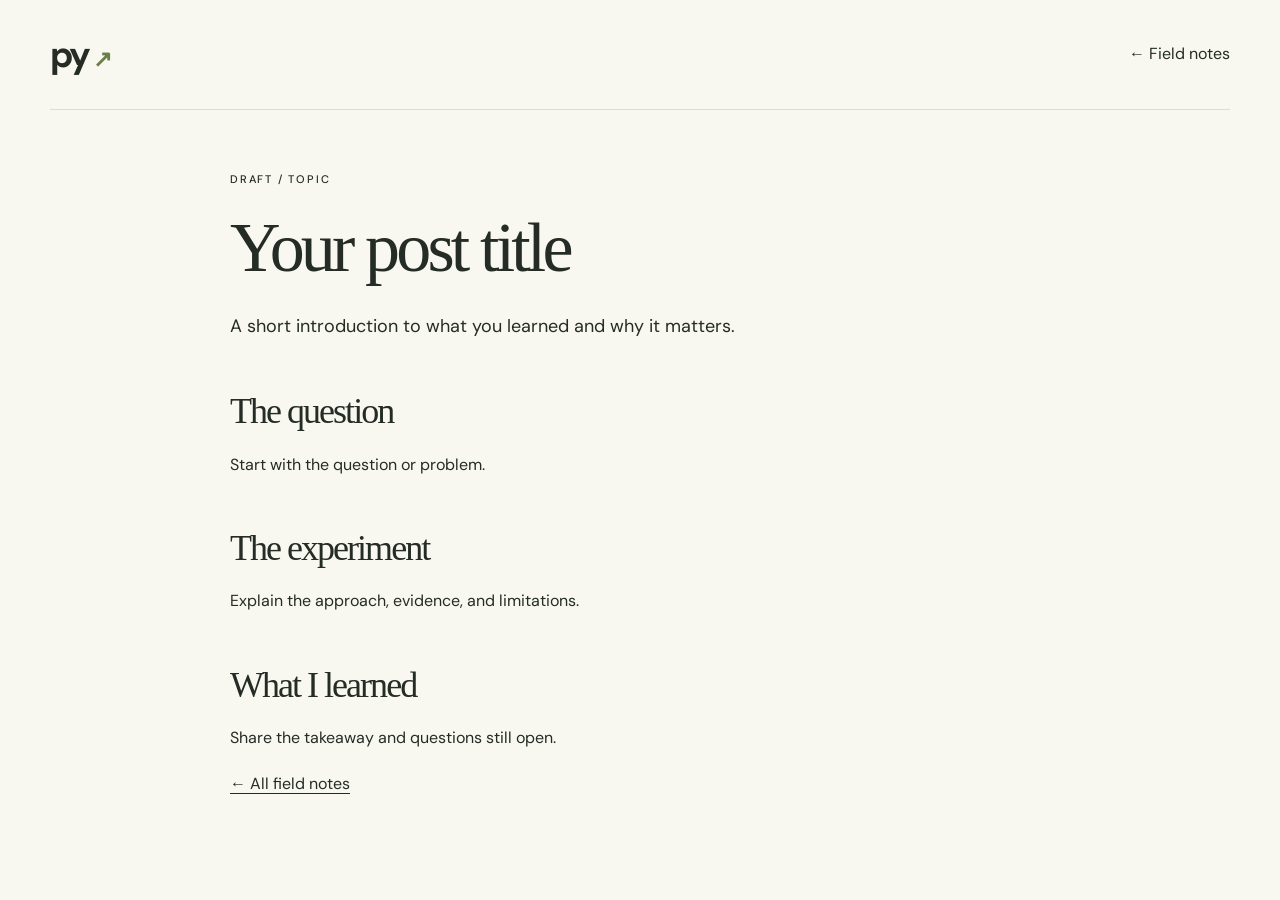
<file: writing/template.html>
<!doctype html>
<html lang="en"><head><meta charset="utf-8"><meta name="viewport" content="width=device-width,initial-scale=1"><meta name="robots" content="noindex"><title>Post title — Pradeep Yarlagadda</title><meta name="description" content="Replace with a short post summary."><link rel="stylesheet" href="../stylesheet.css"><link rel="icon" href="../images/mark.svg"></head><body><header class="header wrap"><a class="brand" href="../" aria-label="Home">py<span>↗</span></a><a href="../#writing">← Field notes</a></header><main class="article wrap"><p class="eyebrow">DRAFT / TOPIC</p><h1>Your post title</h1><p class="intro">A short introduction to what you learned and why it matters.</p><h2>The question</h2><p>Start with the question or problem.</p><h2>The experiment</h2><p>Explain the approach, evidence, and limitations.</p><h2>What I learned</h2><p>Share the takeaway and questions still open.</p><a href="../#writing">← All field notes</a></main></body></html>
</file>
<file: stylesheet.css>
@font-face{font-family:DM;src:url(fonts/dm-sans-latin-400-normal.woff2) format('woff2');font-weight:400;font-display:swap}@font-face{font-family:DM;src:url(fonts/dm-sans-latin-500-normal.woff2) format('woff2');font-weight:500;font-display:swap}@font-face{font-family:DM;src:url(fonts/dm-sans-latin-700-normal.woff2) format('woff2');font-weight:700;font-display:swap}
:root{--bg:#f8f8f0;--ink:#242c25;--muted:#62695e;--green:#254b35;--line:#dcded2;--sage:#e9eddf}*{box-sizing:border-box}html{scroll-behavior:smooth;scroll-padding-top:35px}body{margin:0;background:var(--bg);color:var(--ink);font-family:DM,Arial,sans-serif;font-size:16px;line-height:1.65}a{color:inherit;text-decoration:none}button{font:inherit;cursor:pointer}a,button,summary{-webkit-tap-highlight-color:transparent}a:focus-visible,button:focus-visible,summary:focus-visible{outline:3px solid #b56a42;outline-offset:6px}a:hover{color:#697e46}img{display:block;max-width:100%;height:auto}p{margin:0 0 20px}h1,h2,h3{font-weight:400;margin:0;line-height:1.12}h1,h2{font-family:Georgia,'Times New Roman',serif;letter-spacing:-.055em}h1{font-size:clamp(64px,6.6vw,100px);line-height:1.02}h1 em{color:var(--green);font-weight:400}h2{font-size:clamp(38px,4vw,57px)}h3{font-size:25px;letter-spacing:-.035em;line-height:1.3}.wrap{width:min(1220px,calc(100% - 100px));margin:auto}.header{display:flex;align-items:center;justify-content:space-between;height:110px;border-bottom:1px solid var(--line)}.brand{font-size:36px;font-weight:700;letter-spacing:-3px}.brand span{color:#6a7e49;font-size:23px;margin-left:5px}.header nav{display:flex;gap:35px;font-size:14px}.header-link{font-size:14px;border-bottom:1px solid var(--ink)}.hero{padding-top:75px;display:grid;grid-template-columns:1.1fr 1fr;column-gap:70px;align-items:center}.eyebrow{font-size:11px;letter-spacing:1.8px;font-weight:500;margin-bottom:24px}.status-dot{display:inline-block;width:7px;height:7px;background:#668343;border-radius:50%;margin-right:9px}.intro{font-size:18px;max-width:440px;margin-top:28px}.role{font-size:13px;color:var(--muted);line-height:1.8}.role strong{color:var(--ink)}.hero-actions{display:flex;align-items:center;gap:27px;margin-top:29px}.button{background:var(--green);color:#fff;padding:15px 22px;border-radius:4px;font-size:13px;display:inline-flex;align-items:center;gap:32px;transition:transform .2s,background .2s}.button:hover{background:#3d6040;color:white;transform:translateY(-3px)}.text-link{font-size:13px;border-bottom:1px solid #abb19f;padding-bottom:4px}.hero-art{position:relative;min-width:0;background:#eef0e4;border-radius:48% 48% 4px 4px;padding:32px 0 0}.art-caption{position:relative;z-index:1;display:flex;justify-content:space-between;margin:24px 30px 0;font-size:8px;letter-spacing:1.1px}.orbital{width:100%;overflow:visible}.orbits{transform-origin:260px 260px;animation:orbit 70s linear infinite}.paused .orbits{animation-play-state:paused}@keyframes orbit{to{transform:rotate(360deg)}}.art-tag{position:absolute;background:var(--bg);border:1px solid #cdd3bf;padding:7px 12px;font-size:9px;letter-spacing:1.5px;border-radius:3px}.tag-one{left:2%;top:29%}.tag-two{right:0;top:55%}.tag-three{left:14%;bottom:17%}.art-bottom{display:flex;align-items:center;justify-content:space-between;margin:0 27px;padding:18px 0;border-top:1px solid #cdd3bf;font-size:10px;color:var(--muted)}.art-bottom button{background:transparent;border:1px solid #b5bea5;border-radius:50%;width:28px;height:28px;font-size:12px}.hero-bottom{grid-column:1/-1;display:flex;align-items:center;justify-content:space-between;border-top:1px solid var(--line);border-bottom:1px solid var(--line);margin-top:65px;padding:23px 0}.hero-bottom>span{font-size:9px;letter-spacing:1.6px}.hero-bottom p{font-size:13px;margin:0}.hero-bottom i{font-style:normal;color:#adb39e;margin:0 22px}.hero-bottom>a{font-size:24px}.section{padding-top:100px;padding-bottom:85px}.section-heading{display:flex;justify-content:space-between;align-items:flex-end;margin-bottom:40px;gap:40px}.section-heading .eyebrow{margin-bottom:14px}.featured{background:#edf0e6;border:1px solid #dce1d1;border-radius:9px;display:grid;grid-template-columns:.9fr 1.1fr;overflow:hidden}.featured-copy{padding:44px}.featured h3{font-size:43px}.accent{color:#7d9156}.small-tag{font-size:8px;letter-spacing:.8px;border:1px solid #b8c2a7;padding:5px 7px;margin-left:10px}.lead{font-size:23px;line-height:1.4;margin-top:20px;margin-bottom:16px}.featured-copy>p:not(.eyebrow):not(.lead){font-size:14px;color:var(--muted)}.tags{display:flex;flex-wrap:wrap;gap:7px;margin:22px 0}.tags span{font-size:10px;padding:4px 9px;border:1px solid #cdd3c0;border-radius:3px}.project-preview{background:#dbe2cf;align-self:stretch;padding:45px 0 25px 30px;display:flex;flex-direction:column;justify-content:center;overflow:hidden}.preview-top{display:flex;align-items:center;font-size:9px;letter-spacing:1px;margin-bottom:15px;padding-right:25px}.preview-top>span:last-child{margin-left:auto;font-size:8px}.project-preview img{width:115%;max-width:none;height:auto;aspect-ratio:auto;border-radius:6px;box-shadow:0 12px 35px #20362225;border:5px solid #fff}.project-preview>p{font-size:9px;margin:15px 0 0;color:#526044}.feature-facts{grid-column:1/-1;display:grid;grid-template-columns:repeat(3,1fr);border-top:1px solid #d2dac5;padding:26px 36px;gap:25px}.feature-facts>div{display:flex;gap:16px}.feature-facts b{font-size:10px;color:#7b8969;padding-top:3px}.feature-facts p{margin:0;line-height:1.6}.feature-facts strong{display:block;font-size:12px;font-weight:500}.feature-facts span{font-size:10px;color:var(--muted)}.project-grid{display:grid;grid-template-columns:1fr 1fr;gap:26px;margin-top:28px}.project-card{border:1px solid var(--line);border-radius:8px;overflow:hidden;transition:transform .3s}.project-card:hover{transform:translateY(-5px);color:var(--ink)}.card-art{height:230px;display:flex;align-items:center;justify-content:center;padding:28px}.coral{background:#f0e4d9}.sage{background:#e4e9da}.card-art img{max-height:100%;object-fit:contain;mix-blend-mode:multiply}.card-art svg{height:100%;width:100%}.card-body{padding:28px}.card-body .eyebrow{margin-bottom:14px;font-size:9px;display:flex;justify-content:space-between}.card-body p:not(.eyebrow){font-size:13px;color:var(--muted);margin-top:13px}.card-body .tags{margin-bottom:0}.more-projects{border-bottom:1px solid var(--line);margin-top:25px}.more-projects summary{list-style:none;cursor:pointer;padding:20px 0;font-size:13px;display:flex;justify-content:space-between}.more-projects[open] summary span{transform:rotate(45deg)}.archive-grid{display:grid;grid-template-columns:1fr 1fr;gap:25px;padding:20px 0 30px}.archive-grid a{font-size:15px}.archive-grid span{display:block;font-size:11px;color:var(--muted)}.research-band{background:#e9ecdf}.section-aside{max-width:310px;font-size:14px;color:var(--muted);margin-bottom:0}.paper{display:grid;grid-template-columns:50px 1fr 220px;gap:30px;border-top:1px solid #cbd2bc;padding:35px 0}.paper-number{font-size:13px;color:#84916f}.paper .eyebrow{font-size:9px;margin-bottom:12px}.paper h3{max-width:710px;font-size:25px}.paper p:not(.eyebrow){font-size:13px;color:var(--muted);max-width:650px;margin-top:15px}.paper img{width:220px;height:140px;object-fit:contain;mix-blend-mode:multiply;align-self:center}.paper-links{display:flex;gap:25px;font-size:12px}.note-row{border-top:1px solid var(--line);border-bottom:1px solid var(--line);display:grid;grid-template-columns:150px 1fr 110px;gap:25px;align-items:center;padding:32px 0}.note-type,.note-topic{font-size:10px;letter-spacing:1px;color:var(--muted)}.note-row h3{font-size:26px}.note-row h3 span{display:inline-block;margin-left:14px}.note-row p{font-size:13px;color:var(--muted);margin:10px 0 0}.up-next{margin-top:35px;padding:27px 30px;border:1px dashed #c8cebb;border-radius:5px}.up-next .eyebrow{margin-bottom:14px;font-size:9px}.up-next>div{display:flex;gap:12px;flex-wrap:wrap}.up-next>div span{font-size:12px;padding:7px 14px;background:#edf0e5;border-radius:25px}.up-next>p:last-child{font-size:12px;color:var(--muted);margin:18px 0 0}.about{display:grid;grid-template-columns:280px 1fr;gap:90px;padding:60px 65px;background:#eeeee4;border-radius:8px;align-items:center;margin-bottom:100px}.portrait img{width:100%;aspect-ratio:4/5;object-fit:cover;border-radius:130px 130px 5px 5px;filter:saturate(.7)}.about h2{margin-bottom:25px}.about p:not(.eyebrow){font-size:14px;color:var(--muted)}footer{padding-bottom:25px}.footer-top{display:flex;justify-content:space-between;align-items:center;padding-bottom:45px;border-bottom:1px solid var(--line)}.footer-top h2{font-size:45px}.footer-top h2 span{color:#879969}.footer-bottom{display:flex;justify-content:space-between;font-size:10px;color:var(--muted);padding-top:23px;gap:20px}.footer-bottom>div{display:flex;gap:22px}.skip{position:fixed;top:-100px;left:20px;background:var(--green);color:#fff;padding:15px;z-index:9}.skip:focus{top:15px}.reveal{opacity:1}.motion-ready .reveal{opacity:0;transform:translateY(22px);transition:opacity .7s,transform .7s}.motion-ready .reveal.visible{opacity:1;transform:none}.article{max-width:820px;padding:60px 0 100px}.article h1{font-size:70px}.article h2{font-size:36px;margin:50px 0 20px}.article h3{margin:28px 0 12px}.article .intro{max-width:none}.article a:not(.button){text-decoration:underline;text-underline-offset:4px}.article figure{margin:35px 0}.article figcaption{font-size:12px;color:var(--muted);margin-top:12px}.article .phone{max-height:600px;width:auto;margin:auto}.article table{width:100%;border-collapse:collapse;font-size:14px;margin:25px 0}.article td,.article th{text-align:left;border-bottom:1px solid var(--line);padding:12px}.article th{background:var(--sage)}.article .callout{padding:25px;background:var(--sage);border-left:3px solid var(--green);font-size:14px}.article li{margin:12px 0}.article-header{margin-bottom:35px}
@media(min-width:1500px){.hero{padding-top:100px}}@media(max-width:1000px){.wrap{width:calc(100% - 56px)}.hero{gap:30px}.hero h1{font-size:70px}.hero-actions{gap:18px}.art-caption{font-size:7px}.featured-copy{padding:30px}.featured h3{font-size:36px}.feature-facts{padding:24px}.about{gap:45px;padding:45px}.paper{grid-template-columns:30px 1fr 150px}.paper img{width:150px}.hero-bottom i{margin:0 10px}}@media(max-width:700px){.wrap{width:calc(100% - 40px)}.header{height:85px}.header nav{gap:18px;font-size:12px}.header-link{display:none}.brand{font-size:30px}.hero{padding-top:45px;grid-template-columns:1fr}.hero h1{font-size:clamp(50px,15.8vw,68px)}.intro{font-size:17px}.hero-art{margin-top:20px;max-width:440px;width:100%;justify-self:center}.hero-bottom{margin-top:22px;flex-wrap:wrap;gap:12px}.hero-bottom>span{width:100%}.hero-bottom p{font-size:11px}.hero-bottom i{margin:0 6px}.section{padding-top:65px;padding-bottom:55px}.section-heading{align-items:flex-start;flex-direction:column;gap:20px;margin-bottom:30px}.section-aside{max-width:100%}.featured{grid-template-columns:1fr}.featured-copy{padding:28px}.project-preview{padding:25px 0 25px 20px}.feature-facts{grid-template-columns:1fr;gap:20px}.project-grid{grid-template-columns:1fr}.card-art{height:200px}.paper{grid-template-columns:25px 1fr;gap:15px}.paper img{grid-column:2;width:190px;height:100px;justify-self:start}.paper h3{font-size:23px}.note-row{grid-template-columns:1fr;gap:12px}.note-topic{display:none}.note-row h3{font-size:24px}.about{grid-template-columns:1fr;padding:30px;gap:30px;margin-bottom:60px}.portrait{width:170px}.about h2{font-size:40px}.footer-top{align-items:flex-start;flex-direction:column;gap:25px}.footer-top h2{font-size:39px}.footer-bottom{flex-direction:column;gap:15px}.archive-grid{grid-template-columns:1fr}.article h1{font-size:52px}.article table{font-size:11px}.article td,.article th{padding:9px}.article{padding-top:40px}.hero-actions{gap:20px}.hero-actions .text-link{font-size:12px}}
.daybook-feature{margin-top:28px;background:#efedf6;border-color:#ded9ec}.daybook-feature .small-tag,.daybook-feature .tags span{border-color:#cdc5e0}.daybook-preview{background:#e0daef;padding:30px;min-width:0}.daybook-preview .preview-top{padding-right:0}.daybook-phones{display:grid;grid-template-columns:1fr 1fr;align-items:start;gap:18px;max-width:460px;margin:auto}.daybook-phones img{width:100%;max-width:100%;border:5px solid #fff;border-radius:18px;box-shadow:0 12px 30px #49375b25}.daybook-phones img:last-child{margin-top:35px}.daybook-preview>p{color:#625772}.daybook-feature .feature-facts{border-color:#d5cfe3}.phone-pair>div{display:grid;grid-template-columns:1fr 1fr;gap:24px;max-width:650px;margin:auto}.phone-pair img{width:100%;border-radius:16px;border:1px solid var(--line)}
.daybook-feature .small-tag{display:inline-block;white-space:nowrap}
@media(max-width:700px){.daybook-feature .small-tag{margin:10px 0 0}.daybook-preview{padding:25px 22px}.daybook-phones{gap:14px;max-width:380px}.daybook-phones img{border-width:3px;border-radius:13px}.phone-pair>div{gap:12px}.phone-pair img{border-radius:10px}}
@media(prefers-reduced-motion:reduce){html{scroll-behavior:auto}*,*:before,*:after{animation:none!important;transition:none!important}.motion-ready .reveal{opacity:1;transform:none}}

/* Hybrid-search benchmark article: scoped additions preserve existing project pages. */
.benchmark-article{max-width:1020px}.benchmark-article .article-header,.benchmark-prose>p,.benchmark-prose>h2,.benchmark-prose>h3,.benchmark-prose>ul,.benchmark-prose>ol,.benchmark-end{max-width:820px;margin-left:auto;margin-right:auto}
.benchmark-article h1{font-size:clamp(43px,6.6vw,72px);max-width:900px}.benchmark-article .intro{font-size:20px;line-height:1.55;color:var(--muted)}
.benchmark-facts{display:flex;flex-wrap:wrap;gap:18px 30px;padding:24px 0;border-top:1px solid var(--line);border-bottom:1px solid var(--line);font-size:12px;color:var(--muted);margin-top:30px}.benchmark-facts strong{color:var(--green);font-size:19px;font-weight:500;margin-right:5px}
.benchmark-prose>p{margin-bottom:23px;line-height:1.8}.benchmark-prose h2{font-size:clamp(29px,4vw,38px);margin-top:58px;margin-bottom:24px;scroll-margin-top:30px}.benchmark-prose h3{font-size:24px}
.benchmark-prose code{font-family:ui-monospace,Consolas,monospace;font-size:.84em;background:var(--sage);padding:2px 5px;border-radius:3px;overflow-wrap:anywhere}
.benchmark-prose figure{margin:36px 0 42px}.benchmark-prose figure img{width:100%;height:auto;border:1px solid var(--line);border-radius:6px;background:#fcfaf6}
.benchmark-table{overflow-x:auto;margin:28px 0 34px;border:1px solid var(--line);border-radius:5px;-webkit-overflow-scrolling:touch}.benchmark-table:focus-visible{outline:3px solid #b56a42;outline-offset:4px}
.benchmark-table table{width:100%;font-size:12px;line-height:1.5;margin:0;font-variant-numeric:tabular-nums}.benchmark-table th,.benchmark-table td{padding:12px 11px;vertical-align:top}.benchmark-table td:not(:first-child){white-space:nowrap}.benchmark-table th{font-size:11px}.benchmark-table tr:last-child td{border-bottom:0}
.benchmark-end{display:flex;justify-content:space-between;gap:25px;padding-top:32px;margin-top:52px;border-top:1px solid var(--line);font-size:13px}
@media(max-width:700px){.benchmark-article h1{font-size:43px;line-height:1.08}.benchmark-article .intro{font-size:18px}.benchmark-facts{gap:12px 22px}.benchmark-facts span{font-size:11px}.benchmark-facts strong{font-size:17px}.benchmark-prose>p{line-height:1.75}.benchmark-table table{font-size:11px}.benchmark-table th,.benchmark-table td{padding:10px 9px}.benchmark-end{flex-direction:column;gap:12px}.benchmark-prose figure{margin:28px 0}}
</file>
